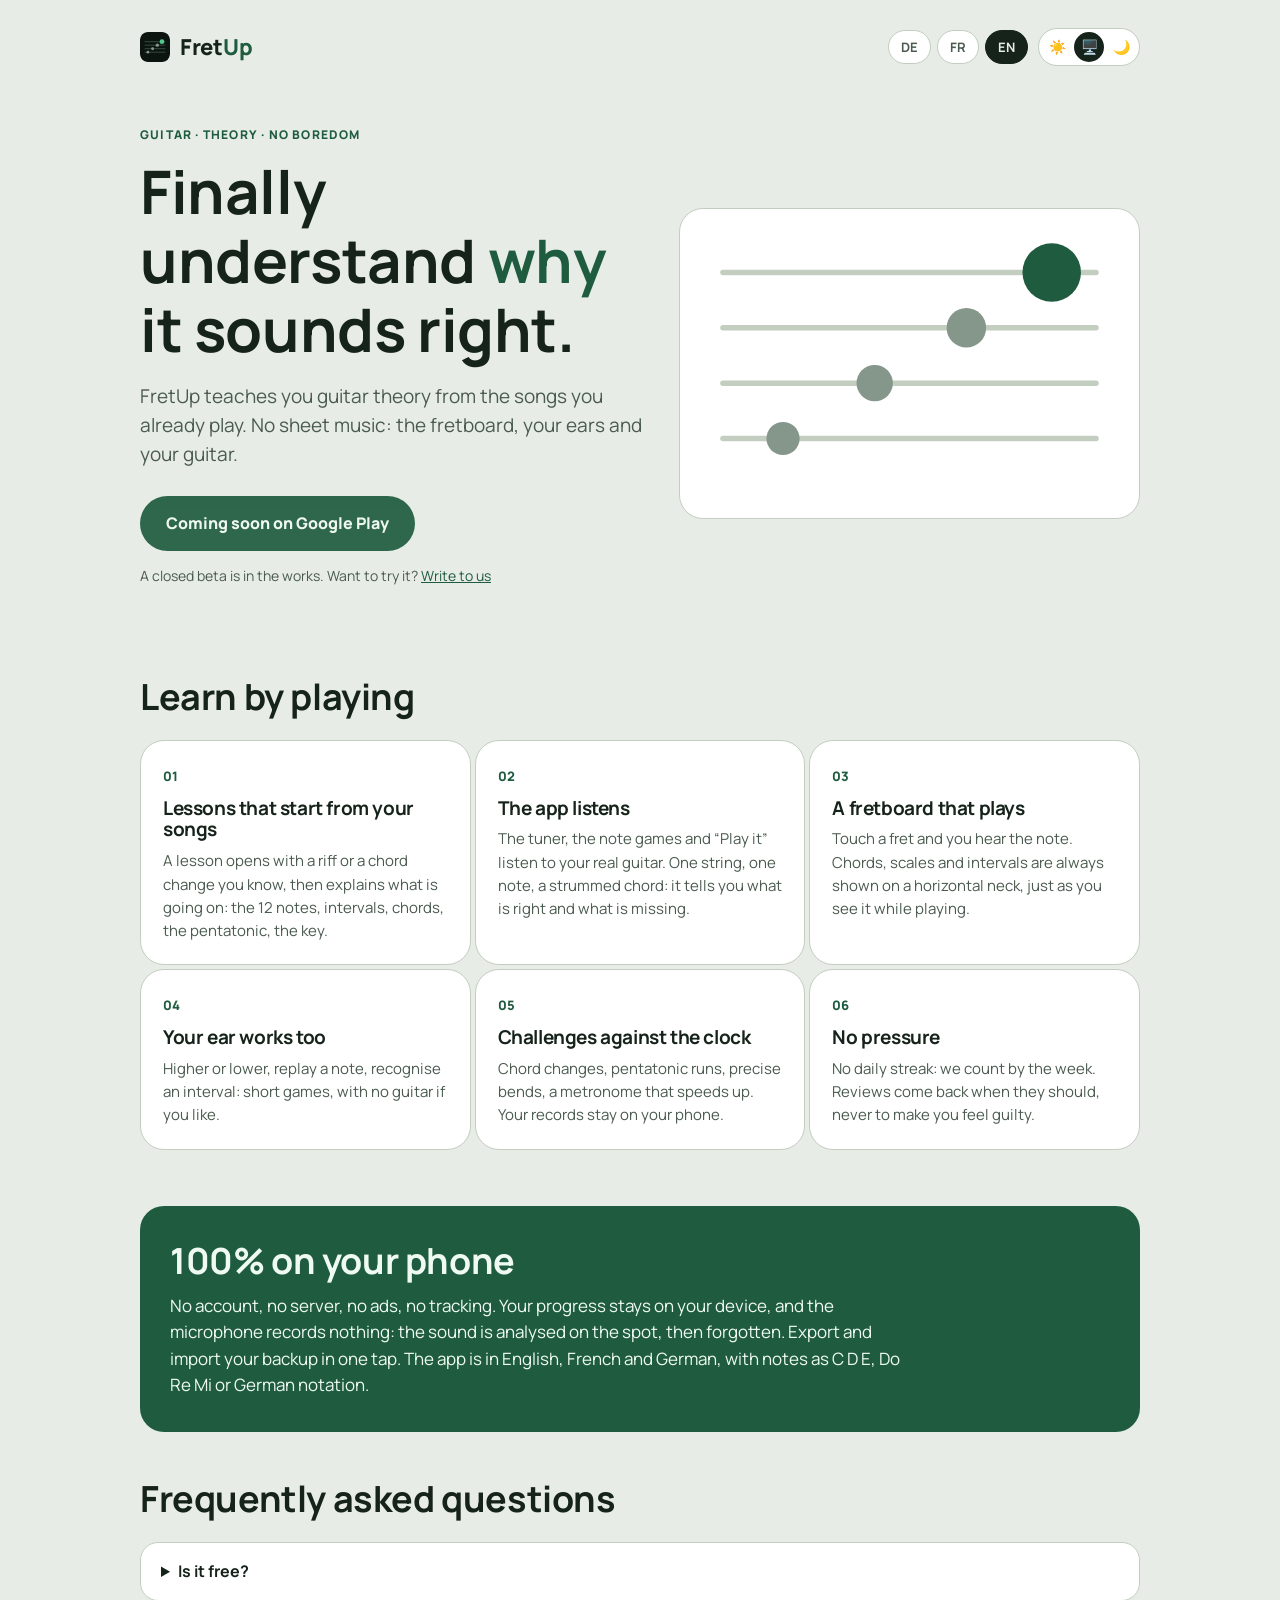
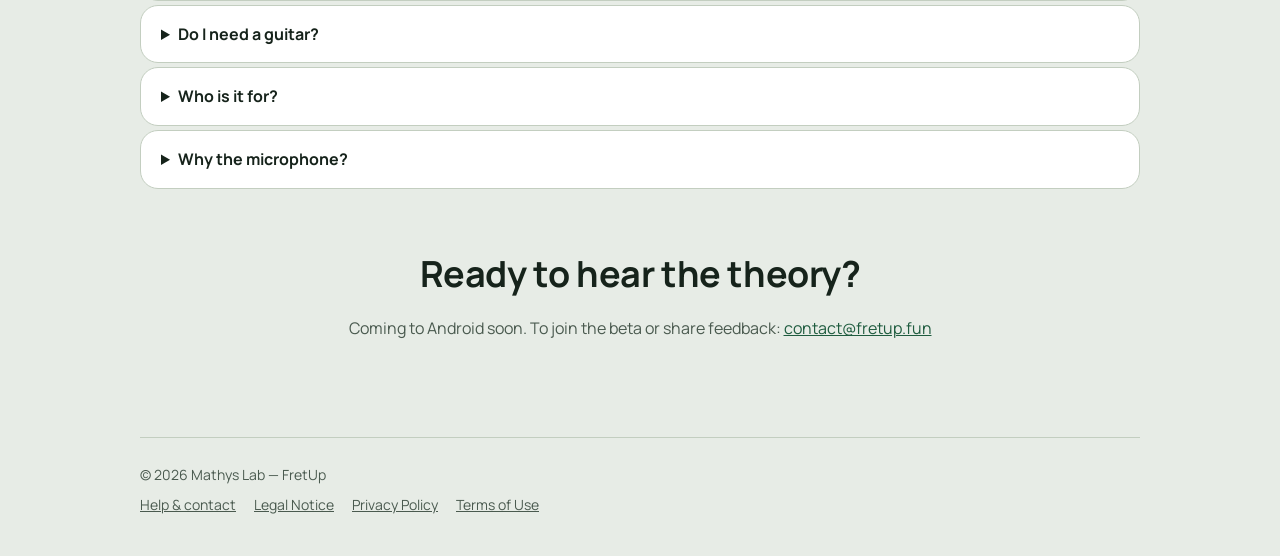
<file: index.html>
<!doctype html>
<html lang="fr">
<head>
<meta charset="utf-8">
<meta name="viewport" content="width=device-width, initial-scale=1">
<title>FretUp — Comprends la théorie de la guitare avec tes morceaux</title>
<meta name="description" content="FretUp t'apprend la théorie de la guitare à partir des morceaux que tu joues déjà : notes, intervalles, accords, pentatonique. L'app t'écoute, sans compte, gratuite pendant la bêta.">
<link rel="canonical" href="https://fretup.fun/index.html">
<link rel="alternate" hreflang="fr" href="https://fretup.fun/index.html">
<link rel="alternate" hreflang="en" href="https://fretup.fun/index-en.html">
<link rel="alternate" hreflang="de" href="https://fretup.fun/index-de.html">
<link rel="alternate" hreflang="x-default" href="https://fretup.fun/index.html">
<link rel="icon" href="favicon.svg" type="image/svg+xml">
<link rel="apple-touch-icon" href="apple-touch-icon.png">
<meta name="theme-color" content="#E7ECE6" media="(prefers-color-scheme: light)">
<meta name="theme-color" content="#0C1410" media="(prefers-color-scheme: dark)">
<meta property="og:type" content="website">
<meta property="og:site_name" content="FretUp">
<meta property="og:locale" content="fr_FR">
<meta property="og:locale:alternate" content="en_GB">
<meta property="og:locale:alternate" content="de_DE">
<meta property="og:url" content="https://fretup.fun/index.html">
<meta property="og:title" content="FretUp — La théorie de la guitare, sans l'ennui.">
<meta property="og:description" content="Des leçons nées de tes morceaux, des jeux au micro, un manche qui sonne. Sans compte, 100 % sur ton téléphone.">
<meta property="og:image" content="https://fretup.fun/og/og-fr.png">
<meta property="og:image:width" content="1200">
<meta property="og:image:height" content="630">
<meta property="og:image:alt" content="FretUp : le manche avec les notes qui montent">
<meta name="twitter:card" content="summary_large_image">
<meta name="twitter:image" content="https://fretup.fun/og/og-fr.png">
<link rel="stylesheet" href="styles.css">
<script>try{var t=localStorage.getItem('fretup-theme');if(t==='light'||t==='dark')document.documentElement.setAttribute('data-theme',t);}catch(e){}</script>
<script>
(function () {
  // First visit only: send German and English browsers to their page. An explicit
  // language pick (theme.js) is remembered and always wins.
  try {
    if (localStorage.getItem('fretup-lang')) return;
    var l = (navigator.language || '').slice(0, 2);
    var page = { de: 'index-de.html', en: 'index-en.html' }[l];
    if (page) location.replace(page);
  } catch (e) {}
})();
</script>
<script type="application/ld+json">{"@context":"https://schema.org","@graph":[{"@type":"MobileApplication","name":"FretUp","operatingSystem":"Android","applicationCategory":"EducationalApplication","description":"FretUp t'apprend la théorie de la guitare à partir des morceaux que tu joues déjà : notes, intervalles, accords, pentatonique. L'app t'écoute, sans compte, gratuite pendant la bêta.","inLanguage":["fr","en","de"],"offers":{"@type":"Offer","price":"0","priceCurrency":"EUR"},"publisher":{"@type":"Organization","name":"Mathys Lab"}},{"@type":"FAQPage","mainEntity":[{"@type":"Question","name":"C'est gratuit ?","acceptedAnswer":{"@type":"Answer","text":"Oui, pendant la bêta tout est ouvert. Une partie des contenus avancés pourra devenir payante plus tard ; l'essentiel pour apprendre restera gratuit."}},{"@type":"Question","name":"Il me faut une guitare ?","acceptedAnswer":{"@type":"Answer","text":"Elle aide, mais pas besoin : le mode « Sans guitare » remplace le micro par le toucher, pour tous les jeux et les leçons."}},{"@type":"Question","name":"À qui ça s'adresse ?","acceptedAnswer":{"@type":"Answer","text":"Aux guitaristes autodidactes de 1 à 5 ans de pratique que la théorie classique ennuie. Électrique ou acoustique ; la basse viendra plus tard."}},{"@type":"Question","name":"Pourquoi le micro ?","acceptedAnswer":{"@type":"Answer","text":"Pour vérifier ce que tu joues : la hauteur d'une note, un accord gratté. Le son est analysé sur le téléphone et n'est ni enregistré ni envoyé."}}]}]}</script>
</head>
<body>
  <div class="wrap">
    <header>
      <a class="brand" href="index.html">
        <img class="mark" src="favicon.svg" alt="" width="30" height="30">
        <span>Fret<span class="up">Up</span></span>
      </a>
      <div class="topbar-controls">
        <nav class="lang-switch" aria-label="Langue">
          <a href="index-de.html">DE</a>
          <a href="index.html" class="active">FR</a>
          <a href="index-en.html">EN</a>
        </nav>
        <div class="theme-switch" role="group" aria-label="Thème">
          <button type="button" data-theme-choice="light" title="Thème clair" aria-label="Thème clair">☀️</button>
          <button type="button" data-theme-choice="system" title="Thème du système" aria-label="Thème du système">🖥️</button>
          <button type="button" data-theme-choice="dark" title="Thème sombre" aria-label="Thème sombre">🌙</button>
        </div>
      </div>
    </header>

    <main>
      <section class="hero">
        <div class="hero-text">
          <p class="kicker">Guitare · théorie · sans ennui</p>
          <h1>Comprends enfin <em>pourquoi</em> ça sonne.</h1>
          <p class="lead">FretUp t'apprend la théorie de la guitare à partir des morceaux que tu joues déjà. Pas de solfège : le manche, tes oreilles et ta guitare.</p>
          <div class="cta-row">
            <span class="cta" aria-disabled="true">Bientôt sur Google Play</span>
          </div>
          <p class="cta-note">Bêta fermée en préparation. Tu veux la tester ? <a href="mailto:contact@fretup.fun">Écris-nous</a></p>
        </div>
        <div class="hero-visual" aria-hidden="true"><svg viewBox="0 0 520 330" role="img" aria-label="">
  <g stroke="var(--line)" stroke-width="7" stroke-linecap="round">
    <line x1="24" y1="50" x2="496" y2="50"/><line x1="24" y1="120" x2="496" y2="120"/>
    <line x1="24" y1="190" x2="496" y2="190"/><line x1="24" y1="260" x2="496" y2="260"/>
  </g>
  <circle cx="100" cy="260" r="21" fill="var(--muted)"/>
  <circle cx="216" cy="190" r="23" fill="var(--muted)"/>
  <circle cx="332" cy="120" r="25" fill="var(--muted)"/>
  <circle cx="440" cy="50" r="37" fill="var(--accent)"/>
</svg></div>
      </section>

      <section class="features">
        <h2>Apprendre en jouant</h2>
        <div class="grid">
        <article class="card"><span class="n">01</span><h3>Des leçons parties de tes morceaux</h3><p>Une leçon commence par un riff ou un enchaînement que tu connais, puis explique ce qui s'y passe : les 12 notes, les intervalles, les accords, la pentatonique, la tonalité.</p></article>
        <article class="card"><span class="n">02</span><h3>L'app t'écoute</h3><p>L'accordeur, les jeux de notes et le « Joue-le » écoutent ta vraie guitare. Une corde, une note, un accord gratté : elle te dit ce qui est juste et ce qui manque.</p></article>
        <article class="card"><span class="n">03</span><h3>Un manche qui sonne</h3><p>Touche une case, tu entends la note. Les accords, les gammes et les intervalles sont toujours montrés sur un manche horizontal, comme tu le vois en jouant.</p></article>
        <article class="card"><span class="n">04</span><h3>Ton oreille travaille aussi</h3><p>Plus aigu ou plus grave, rejouer une note, reconnaître un intervalle : des jeux courts, sans guitare s'il le faut.</p></article>
        <article class="card"><span class="n">05</span><h3>Des défis à chronométrer</h3><p>Changements d'accords, pentatonique, bends précis, métronome qui monte en tempo. Tes records restent sur ton téléphone.</p></article>
        <article class="card"><span class="n">06</span><h3>Rien ne te met la pression</h3><p>Pas de série quotidienne : on compte par semaine. Les révisions reviennent quand il faut, jamais en culpabilisant.</p></article>
        </div>
      </section>

      <section class="local">
        <h2>100 % sur ton téléphone</h2>
        <p>Pas de compte, pas de serveur, pas de publicité, pas de pistage. Ta progression reste sur ton appareil, et le micro n'enregistre rien : le son est analysé sur le moment, puis oublié. Export et import de ta sauvegarde en un geste. L'app existe en français, anglais et allemand, avec les notes en Do Ré Mi, en C D E ou en notation allemande.</p>
      </section>

      <section class="faq">
        <h2>Questions fréquentes</h2>
        <details><summary>C'est gratuit ?</summary><p>Oui, pendant la bêta tout est ouvert. Une partie des contenus avancés pourra devenir payante plus tard ; l'essentiel pour apprendre restera gratuit.</p></details>
        <details><summary>Il me faut une guitare ?</summary><p>Elle aide, mais pas besoin : le mode « Sans guitare » remplace le micro par le toucher, pour tous les jeux et les leçons.</p></details>
        <details><summary>À qui ça s'adresse ?</summary><p>Aux guitaristes autodidactes de 1 à 5 ans de pratique que la théorie classique ennuie. Électrique ou acoustique ; la basse viendra plus tard.</p></details>
        <details><summary>Pourquoi le micro ?</summary><p>Pour vérifier ce que tu joues : la hauteur d'une note, un accord gratté. Le son est analysé sur le téléphone et n'est ni enregistré ni envoyé.</p></details>
      </section>

      <section class="closing">
        <h2>Prêt à entendre la théorie ?</h2>
        <p>Disponible sur Android bientôt. Pour rejoindre la bêta ou donner ton avis : <a href="mailto:contact@fretup.fun">contact@fretup.fun</a></p>
      </section>
    </main>

    <footer>
      © 2026 Mathys Lab — FretUp
      <div class="legal-links">
        <a href="support.html">Aide et contact</a>
        <a href="impressum.html">Mentions légales</a>
        <a href="datenschutz.html">Politique de confidentialité</a>
        <a href="nutzungsbedingungen.html">Conditions d'utilisation</a>
      </div>
    </footer>
  </div>
  <script src="theme.js" defer></script>
</body>
</html>
</file>
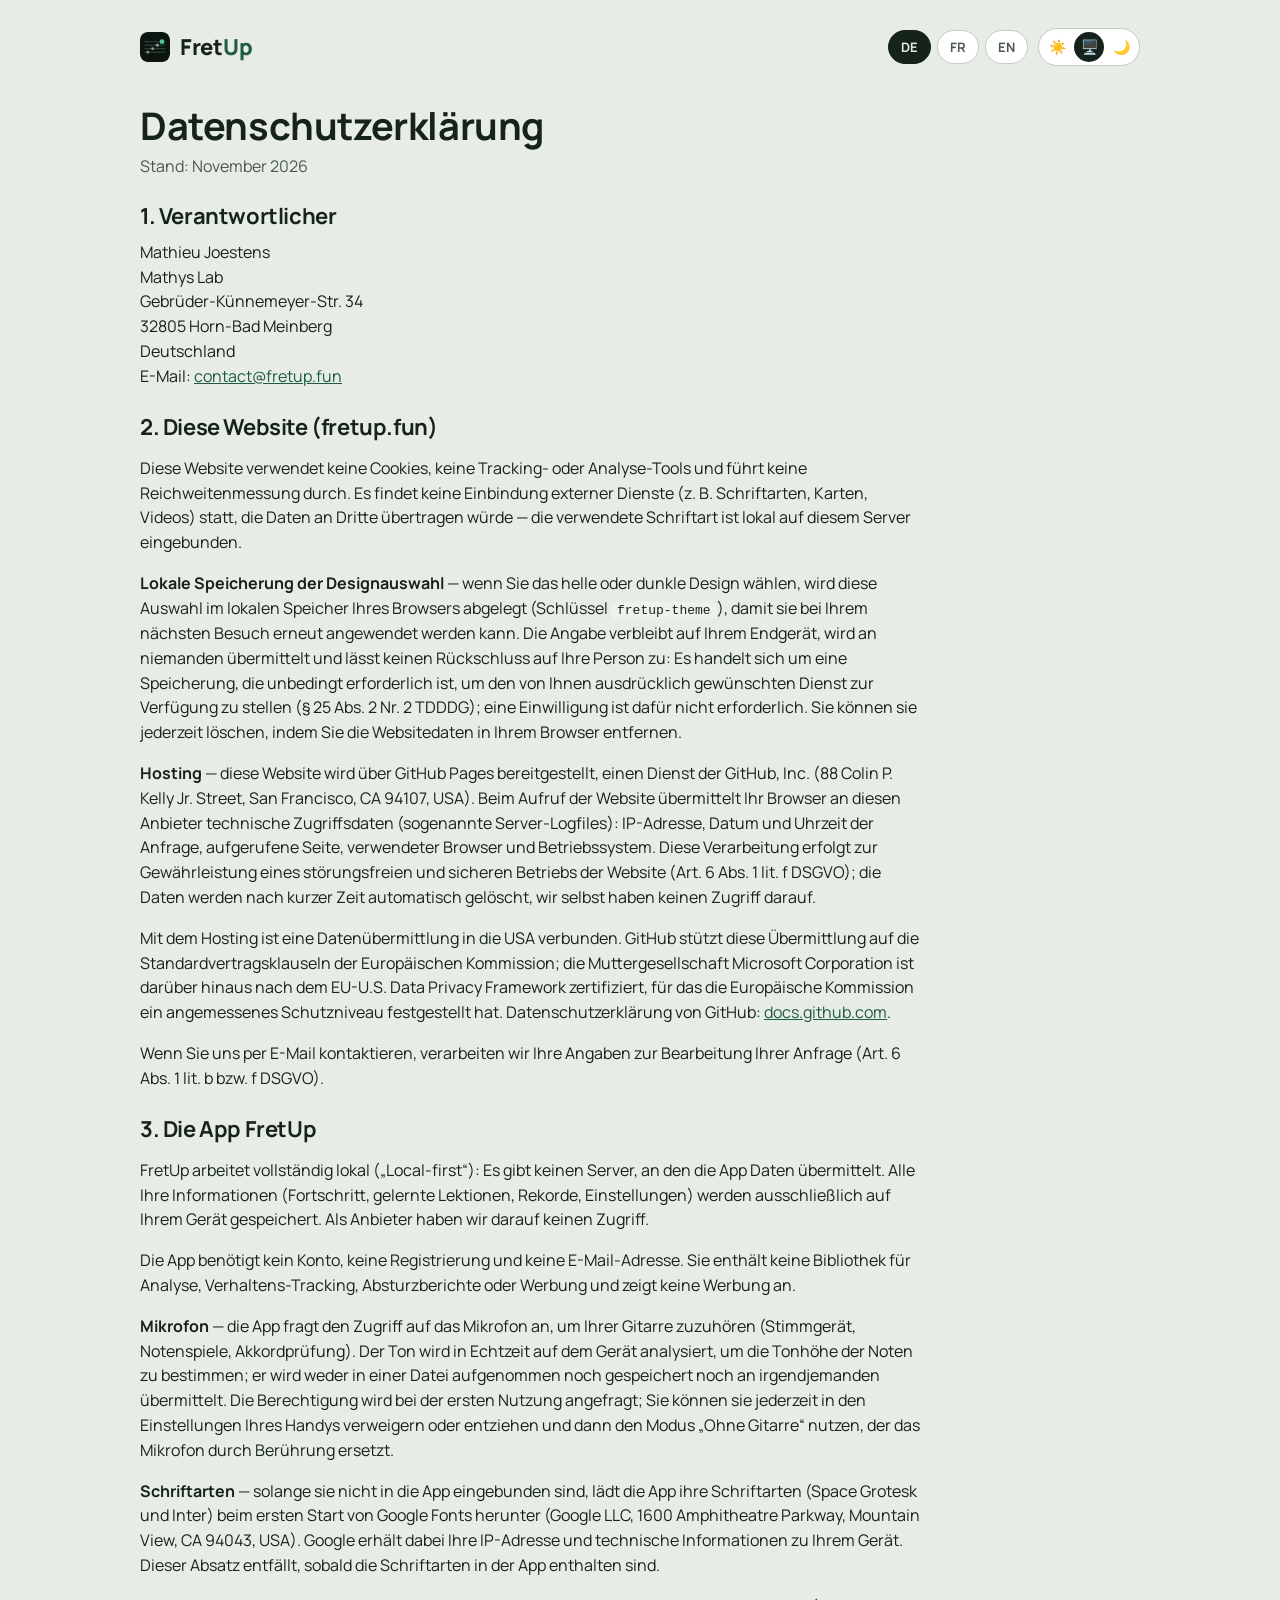
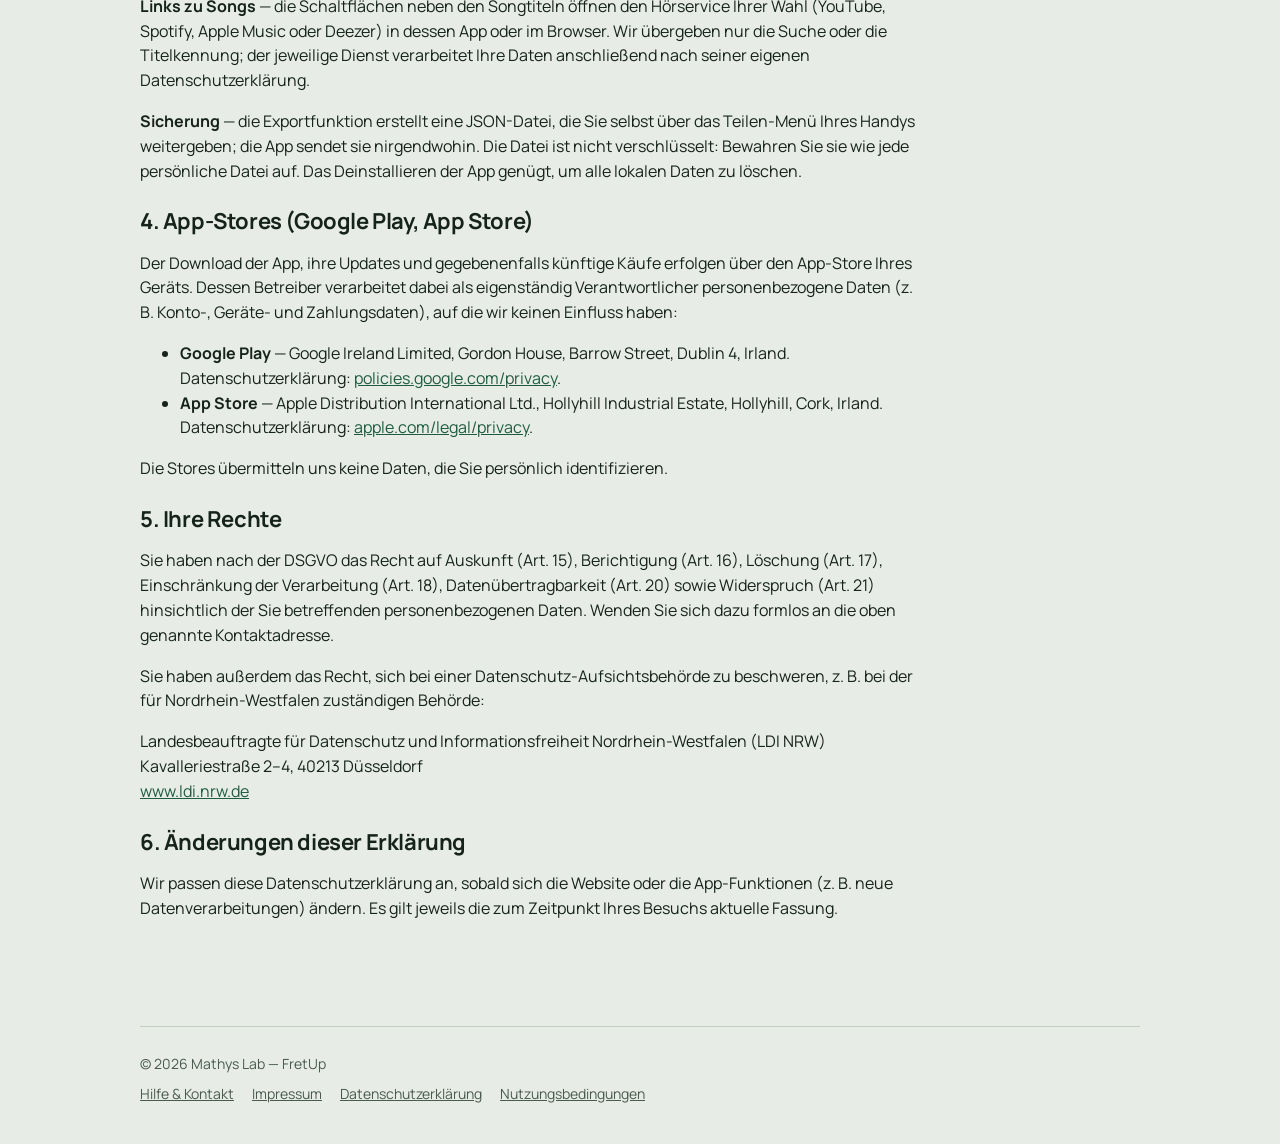
<file: datenschutz-de.html>
<!doctype html>
<html lang="de">
<head>
<meta charset="utf-8">
<meta name="viewport" content="width=device-width, initial-scale=1">
<title>Datenschutzerklärung — FretUp</title>
<meta name="robots" content="noindex">
<link rel="canonical" href="https://fretup.fun/datenschutz-de.html">
<link rel="alternate" hreflang="fr" href="https://fretup.fun/datenschutz.html">
<link rel="alternate" hreflang="en" href="https://fretup.fun/datenschutz-en.html">
<link rel="alternate" hreflang="de" href="https://fretup.fun/datenschutz-de.html">
<link rel="alternate" hreflang="x-default" href="https://fretup.fun/datenschutz.html">
<link rel="icon" href="favicon.svg" type="image/svg+xml">
<link rel="apple-touch-icon" href="apple-touch-icon.png">
<meta name="theme-color" content="#E7ECE6" media="(prefers-color-scheme: light)">
<meta name="theme-color" content="#0C1410" media="(prefers-color-scheme: dark)">
<link rel="stylesheet" href="styles.css">
<script>try{var t=localStorage.getItem('fretup-theme');if(t==='light'||t==='dark')document.documentElement.setAttribute('data-theme',t);}catch(e){}</script>
</head>
<body>
  <div class="wrap">
    <header>
      <a class="brand" href="index-de.html">
        <img class="mark" src="favicon.svg" alt="" width="30" height="30">
        <span>Fret<span class="up">Up</span></span>
      </a>
      <div class="topbar-controls">
        <nav class="lang-switch" aria-label="Sprache">
          <a href="datenschutz-de.html" class="active">DE</a>
          <a href="datenschutz.html">FR</a>
          <a href="datenschutz-en.html">EN</a>
        </nav>
        <div class="theme-switch" role="group" aria-label="Design">
          <button type="button" data-theme-choice="light" title="Helles Design" aria-label="Helles Design">☀️</button>
          <button type="button" data-theme-choice="system" title="Systemdesign" aria-label="Systemdesign">🖥️</button>
          <button type="button" data-theme-choice="dark" title="Dunkles Design" aria-label="Dunkles Design">🌙</button>
        </div>
      </div>
    </header>

    <main class="legal">
      <h1>Datenschutzerklärung</h1>
      <p class="stand">Stand: November 2026</p>

      <section>
        <h2>1. Verantwortlicher</h2>
        <address>Mathieu Joestens<br>
          Mathys Lab<br>
          Gebrüder-Künnemeyer-Str. 34<br>
          32805 Horn-Bad Meinberg<br>
          Deutschland<br>
          E-Mail: <a href="mailto:contact@fretup.fun">contact@fretup.fun</a></address>
      </section>

      <section>
        <h2>2. Diese Website (fretup.fun)</h2>
        <p>Diese Website verwendet keine Cookies, keine Tracking- oder Analyse-Tools und führt keine Reichweitenmessung durch. Es findet keine Einbindung externer Dienste (z. B. Schriftarten, Karten, Videos) statt, die Daten an Dritte übertragen würde — die verwendete Schriftart ist lokal auf diesem Server eingebunden.</p>
        <p><strong>Lokale Speicherung der Designauswahl</strong> — wenn Sie das helle oder dunkle Design wählen, wird diese Auswahl im lokalen Speicher Ihres Browsers abgelegt (Schlüssel <code>fretup-theme</code>), damit sie bei Ihrem nächsten Besuch erneut angewendet werden kann. Die Angabe verbleibt auf Ihrem Endgerät, wird an niemanden übermittelt und lässt keinen Rückschluss auf Ihre Person zu: Es handelt sich um eine Speicherung, die unbedingt erforderlich ist, um den von Ihnen ausdrücklich gewünschten Dienst zur Verfügung zu stellen (§ 25 Abs. 2 Nr. 2 TDDDG); eine Einwilligung ist dafür nicht erforderlich. Sie können sie jederzeit löschen, indem Sie die Websitedaten in Ihrem Browser entfernen.</p>
        <p><strong>Hosting</strong> — diese Website wird über GitHub Pages bereitgestellt, einen Dienst der GitHub, Inc. (88 Colin P. Kelly Jr. Street, San Francisco, CA 94107, USA). Beim Aufruf der Website übermittelt Ihr Browser an diesen Anbieter technische Zugriffsdaten (sogenannte Server-Logfiles): IP-Adresse, Datum und Uhrzeit der Anfrage, aufgerufene Seite, verwendeter Browser und Betriebssystem. Diese Verarbeitung erfolgt zur Gewährleistung eines störungsfreien und sicheren Betriebs der Website (Art. 6 Abs. 1 lit. f DSGVO); die Daten werden nach kurzer Zeit automatisch gelöscht, wir selbst haben keinen Zugriff darauf.</p>
        <p>Mit dem Hosting ist eine Datenübermittlung in die USA verbunden. GitHub stützt diese Übermittlung auf die Standardvertragsklauseln der Europäischen Kommission; die Muttergesellschaft Microsoft Corporation ist darüber hinaus nach dem EU-U.S. Data Privacy Framework zertifiziert, für das die Europäische Kommission ein angemessenes Schutzniveau festgestellt hat. Datenschutzerklärung von GitHub: <a href="https://docs.github.com/site-policy/privacy-policies/github-general-privacy-statement" target="_blank" rel="noopener">docs.github.com</a>.</p>
        <p>Wenn Sie uns per E-Mail kontaktieren, verarbeiten wir Ihre Angaben zur Bearbeitung Ihrer Anfrage (Art. 6 Abs. 1 lit. b bzw. f DSGVO).</p>
      </section>

      <section>
        <h2>3. Die App FretUp</h2>
        <p>FretUp arbeitet vollständig lokal („Local-first“): Es gibt keinen Server, an den die App Daten übermittelt. Alle Ihre Informationen (Fortschritt, gelernte Lektionen, Rekorde, Einstellungen) werden ausschließlich auf Ihrem Gerät gespeichert. Als Anbieter haben wir darauf keinen Zugriff.</p>
        <p>Die App benötigt kein Konto, keine Registrierung und keine E-Mail-Adresse. Sie enthält keine Bibliothek für Analyse, Verhaltens-Tracking, Absturzberichte oder Werbung und zeigt keine Werbung an.</p>
        <p><strong>Mikrofon</strong> — die App fragt den Zugriff auf das Mikrofon an, um Ihrer Gitarre zuzuhören (Stimmgerät, Notenspiele, Akkordprüfung). Der Ton wird in Echtzeit auf dem Gerät analysiert, um die Tonhöhe der Noten zu bestimmen; er wird weder in einer Datei aufgenommen noch gespeichert noch an irgendjemanden übermittelt. Die Berechtigung wird bei der ersten Nutzung angefragt; Sie können sie jederzeit in den Einstellungen Ihres Handys verweigern oder entziehen und dann den Modus „Ohne Gitarre“ nutzen, der das Mikrofon durch Berührung ersetzt.</p>
        <p><strong>Schriftarten</strong> — solange sie nicht in die App eingebunden sind, lädt die App ihre Schriftarten (Space Grotesk und Inter) beim ersten Start von Google Fonts herunter (Google LLC, 1600 Amphitheatre Parkway, Mountain View, CA 94043, USA). Google erhält dabei Ihre IP-Adresse und technische Informationen zu Ihrem Gerät. Dieser Absatz entfällt, sobald die Schriftarten in der App enthalten sind.</p>
        <p><strong>Links zu Songs</strong> — die Schaltflächen neben den Songtiteln öffnen den Hörservice Ihrer Wahl (YouTube, Spotify, Apple Music oder Deezer) in dessen App oder im Browser. Wir übergeben nur die Suche oder die Titelkennung; der jeweilige Dienst verarbeitet Ihre Daten anschließend nach seiner eigenen Datenschutzerklärung.</p>
        <p><strong>Sicherung</strong> — die Exportfunktion erstellt eine JSON-Datei, die Sie selbst über das Teilen-Menü Ihres Handys weitergeben; die App sendet sie nirgendwohin. Die Datei ist nicht verschlüsselt: Bewahren Sie sie wie jede persönliche Datei auf. Das Deinstallieren der App genügt, um alle lokalen Daten zu löschen.</p>
      </section>

      <section>
        <h2>4. App-Stores (Google Play, App Store)</h2>
        <p>Der Download der App, ihre Updates und gegebenenfalls künftige Käufe erfolgen über den App-Store Ihres Geräts. Dessen Betreiber verarbeitet dabei als eigenständig Verantwortlicher personenbezogene Daten (z. B. Konto-, Geräte- und Zahlungsdaten), auf die wir keinen Einfluss haben:</p>
        <ul>
          <li><strong>Google Play</strong> — Google Ireland Limited, Gordon House, Barrow Street, Dublin 4, Irland. Datenschutzerklärung: <a href="https://policies.google.com/privacy" target="_blank" rel="noopener">policies.google.com/privacy</a>.</li>
          <li><strong>App Store</strong> — Apple Distribution International Ltd., Hollyhill Industrial Estate, Hollyhill, Cork, Irland. Datenschutzerklärung: <a href="https://www.apple.com/legal/privacy/" target="_blank" rel="noopener">apple.com/legal/privacy</a>.</li>
        </ul>
        <p>Die Stores übermitteln uns keine Daten, die Sie persönlich identifizieren.</p>
      </section>

      <section>
        <h2>5. Ihre Rechte</h2>
        <p>Sie haben nach der DSGVO das Recht auf Auskunft (Art. 15), Berichtigung (Art. 16), Löschung (Art. 17), Einschränkung der Verarbeitung (Art. 18), Datenübertragbarkeit (Art. 20) sowie Widerspruch (Art. 21) hinsichtlich der Sie betreffenden personenbezogenen Daten. Wenden Sie sich dazu formlos an die oben genannte Kontaktadresse.</p>
        <p>Sie haben außerdem das Recht, sich bei einer Datenschutz-Aufsichtsbehörde zu beschweren, z. B. bei der für Nordrhein-Westfalen zuständigen Behörde:</p>
        <p>Landesbeauftragte für Datenschutz und Informationsfreiheit Nordrhein-Westfalen (LDI NRW)<br>
Kavalleriestraße 2–4, 40213 Düsseldorf<br>
<a href="https://www.ldi.nrw.de" target="_blank" rel="noopener">www.ldi.nrw.de</a></p>
      </section>

      <section>
        <h2>6. Änderungen dieser Erklärung</h2>
        <p>Wir passen diese Datenschutzerklärung an, sobald sich die Website oder die App-Funktionen (z. B. neue Datenverarbeitungen) ändern. Es gilt jeweils die zum Zeitpunkt Ihres Besuchs aktuelle Fassung.</p>
      </section>
    </main>

    <footer>
      © 2026 Mathys Lab — FretUp
      <div class="legal-links">
        <a href="support-de.html">Hilfe &amp; Kontakt</a>
        <a href="impressum-de.html">Impressum</a>
        <a href="datenschutz-de.html">Datenschutzerklärung</a>
        <a href="nutzungsbedingungen-de.html">Nutzungsbedingungen</a>
      </div>
    </footer>
  </div>
  <script src="theme.js" defer></script>
</body>
</html>
</file>
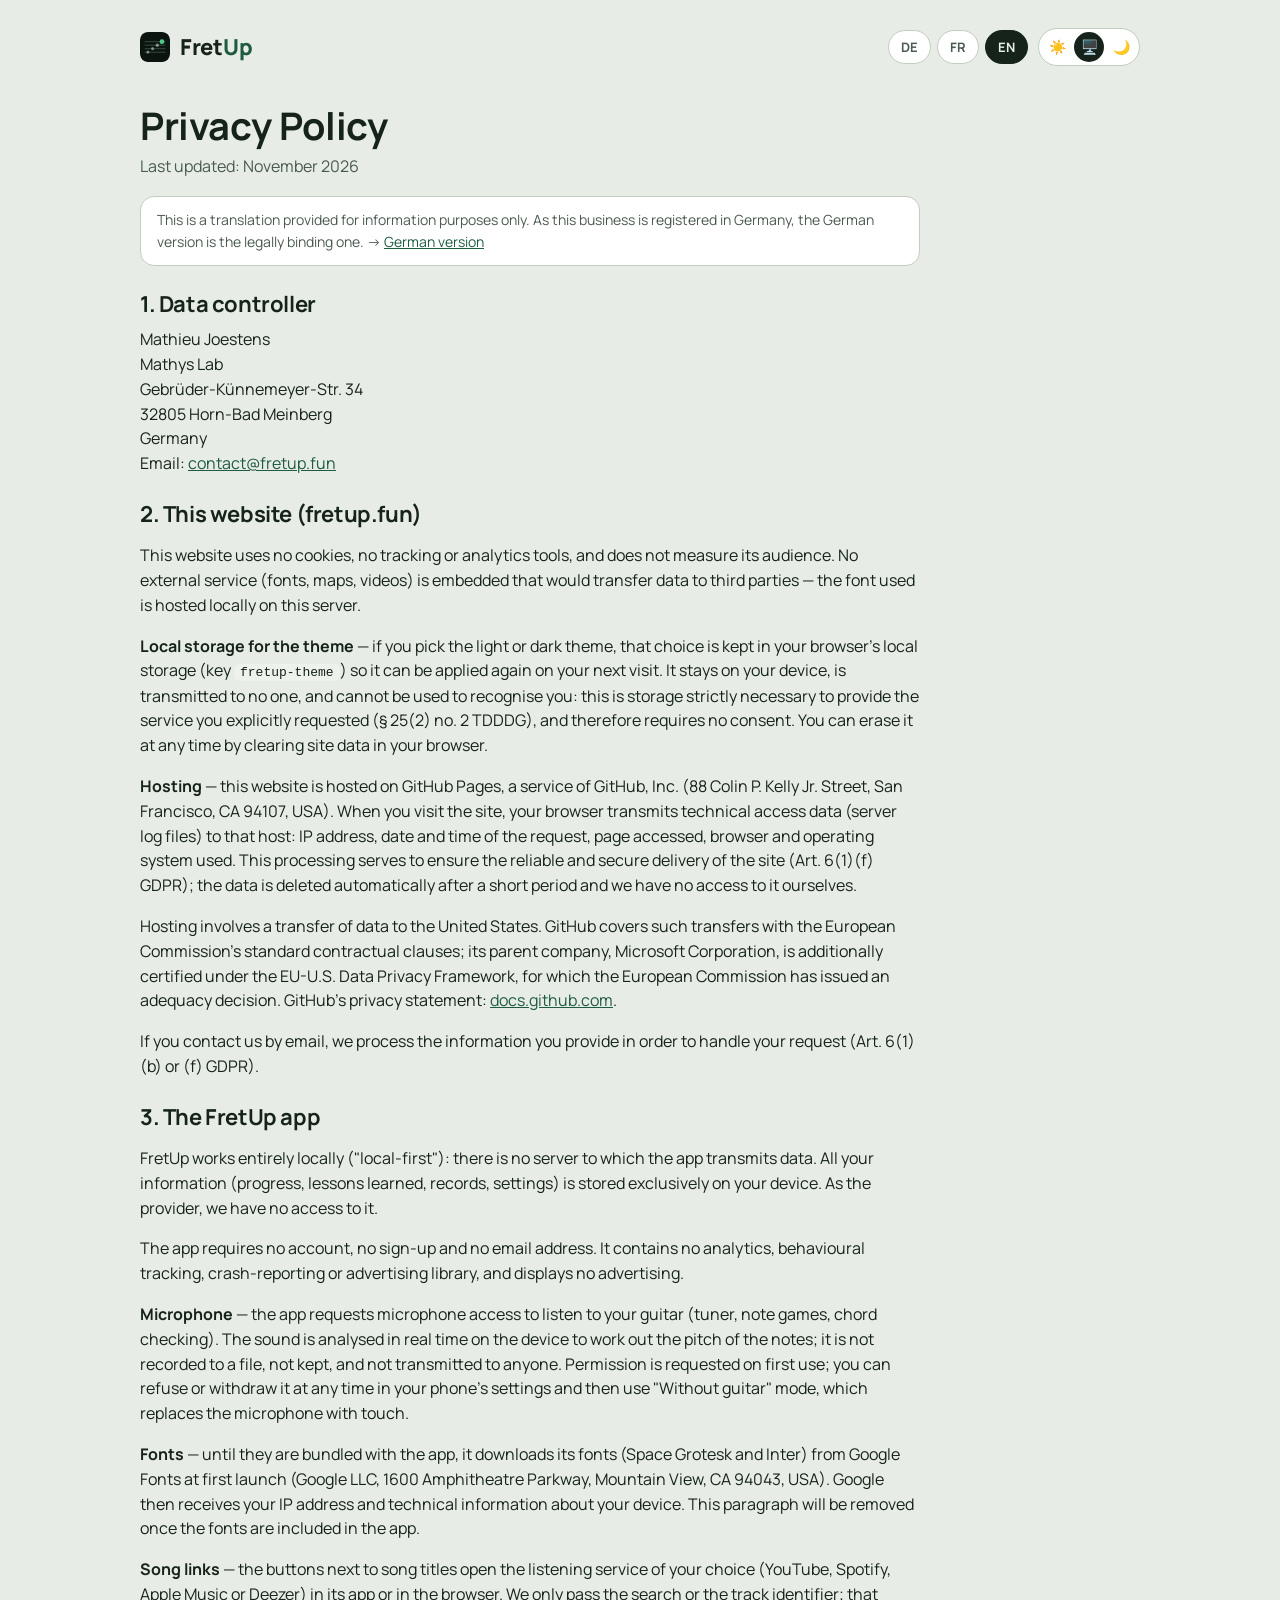
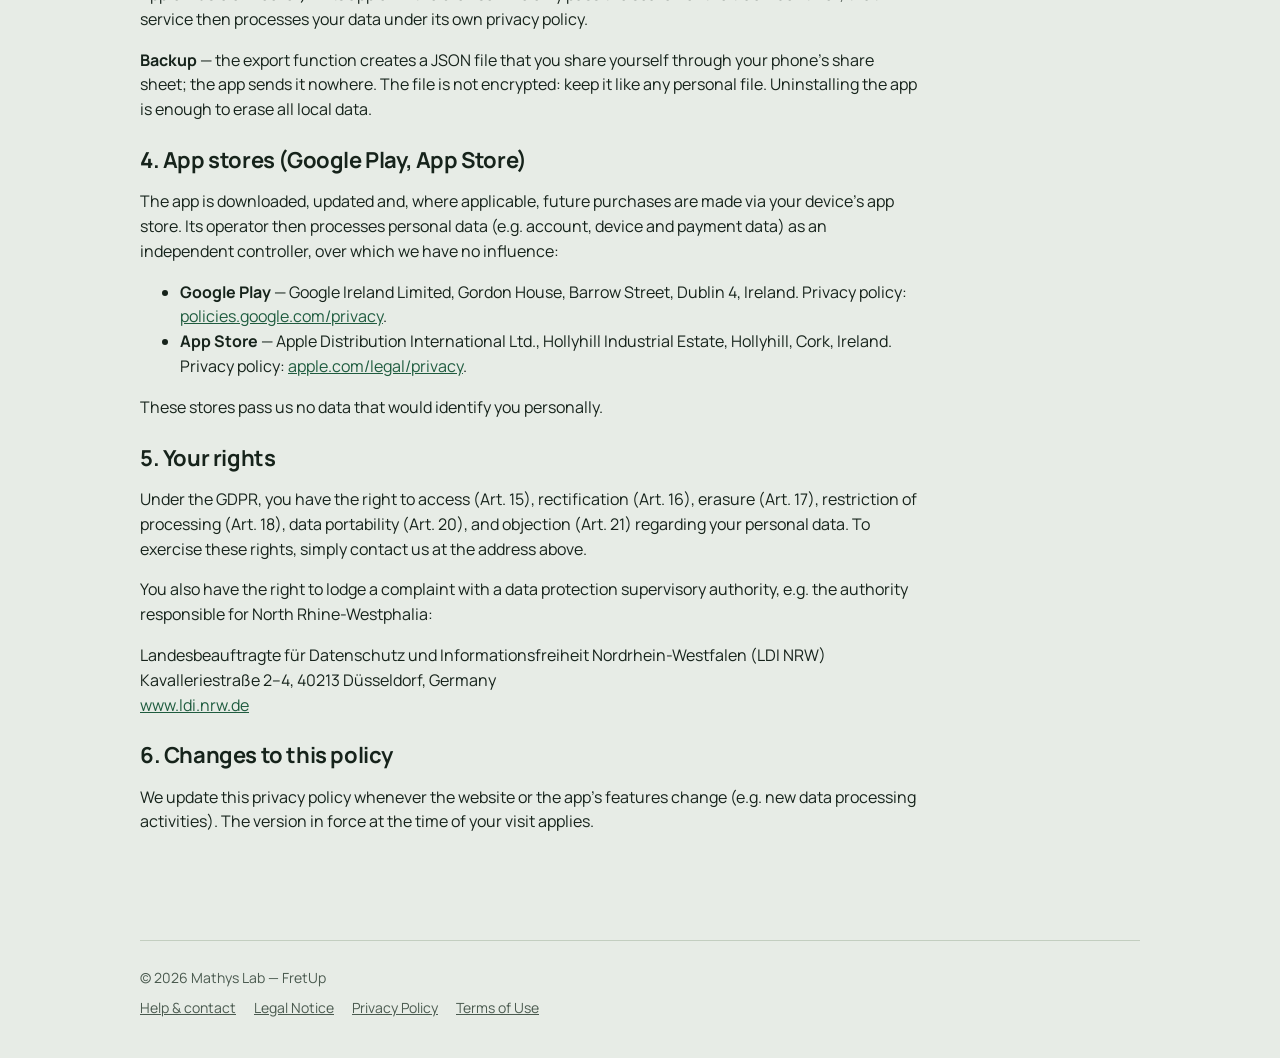
<file: datenschutz-en.html>
<!doctype html>
<html lang="en">
<head>
<meta charset="utf-8">
<meta name="viewport" content="width=device-width, initial-scale=1">
<title>Privacy Policy — FretUp</title>
<meta name="robots" content="noindex">
<link rel="canonical" href="https://fretup.fun/datenschutz-en.html">
<link rel="alternate" hreflang="fr" href="https://fretup.fun/datenschutz.html">
<link rel="alternate" hreflang="en" href="https://fretup.fun/datenschutz-en.html">
<link rel="alternate" hreflang="de" href="https://fretup.fun/datenschutz-de.html">
<link rel="alternate" hreflang="x-default" href="https://fretup.fun/datenschutz.html">
<link rel="icon" href="favicon.svg" type="image/svg+xml">
<link rel="apple-touch-icon" href="apple-touch-icon.png">
<meta name="theme-color" content="#E7ECE6" media="(prefers-color-scheme: light)">
<meta name="theme-color" content="#0C1410" media="(prefers-color-scheme: dark)">
<link rel="stylesheet" href="styles.css">
<script>try{var t=localStorage.getItem('fretup-theme');if(t==='light'||t==='dark')document.documentElement.setAttribute('data-theme',t);}catch(e){}</script>
</head>
<body>
  <div class="wrap">
    <header>
      <a class="brand" href="index-en.html">
        <img class="mark" src="favicon.svg" alt="" width="30" height="30">
        <span>Fret<span class="up">Up</span></span>
      </a>
      <div class="topbar-controls">
        <nav class="lang-switch" aria-label="Language">
          <a href="datenschutz-de.html">DE</a>
          <a href="datenschutz.html">FR</a>
          <a href="datenschutz-en.html" class="active">EN</a>
        </nav>
        <div class="theme-switch" role="group" aria-label="Theme">
          <button type="button" data-theme-choice="light" title="Light theme" aria-label="Light theme">☀️</button>
          <button type="button" data-theme-choice="system" title="System theme" aria-label="System theme">🖥️</button>
          <button type="button" data-theme-choice="dark" title="Dark theme" aria-label="Dark theme">🌙</button>
        </div>
      </div>
    </header>

    <main class="legal">
      <h1>Privacy Policy</h1>
      <p class="stand">Last updated: November 2026</p>

      <p class="translation-note">This is a translation provided for information purposes only. As this business is registered in Germany, the German version is the legally binding one. → <a href="datenschutz-de.html">German version</a></p>

      <section>
        <h2>1. Data controller</h2>
        <address>Mathieu Joestens<br>
          Mathys Lab<br>
          Gebrüder-Künnemeyer-Str. 34<br>
          32805 Horn-Bad Meinberg<br>
          Germany<br>
          Email: <a href="mailto:contact@fretup.fun">contact@fretup.fun</a></address>
      </section>

      <section>
        <h2>2. This website (fretup.fun)</h2>
        <p>This website uses no cookies, no tracking or analytics tools, and does not measure its audience. No external service (fonts, maps, videos) is embedded that would transfer data to third parties — the font used is hosted locally on this server.</p>
        <p><strong>Local storage for the theme</strong> — if you pick the light or dark theme, that choice is kept in your browser's local storage (key <code>fretup-theme</code>) so it can be applied again on your next visit. It stays on your device, is transmitted to no one, and cannot be used to recognise you: this is storage strictly necessary to provide the service you explicitly requested (§ 25(2) no. 2 TDDDG), and therefore requires no consent. You can erase it at any time by clearing site data in your browser.</p>
        <p><strong>Hosting</strong> — this website is hosted on GitHub Pages, a service of GitHub, Inc. (88 Colin P. Kelly Jr. Street, San Francisco, CA 94107, USA). When you visit the site, your browser transmits technical access data (server log files) to that host: IP address, date and time of the request, page accessed, browser and operating system used. This processing serves to ensure the reliable and secure delivery of the site (Art. 6(1)(f) GDPR); the data is deleted automatically after a short period and we have no access to it ourselves.</p>
        <p>Hosting involves a transfer of data to the United States. GitHub covers such transfers with the European Commission's standard contractual clauses; its parent company, Microsoft Corporation, is additionally certified under the EU-U.S. Data Privacy Framework, for which the European Commission has issued an adequacy decision. GitHub's privacy statement: <a href="https://docs.github.com/site-policy/privacy-policies/github-general-privacy-statement" target="_blank" rel="noopener">docs.github.com</a>.</p>
        <p>If you contact us by email, we process the information you provide in order to handle your request (Art. 6(1)(b) or (f) GDPR).</p>
      </section>

      <section>
        <h2>3. The FretUp app</h2>
        <p>FretUp works entirely locally ("local-first"): there is no server to which the app transmits data. All your information (progress, lessons learned, records, settings) is stored exclusively on your device. As the provider, we have no access to it.</p>
        <p>The app requires no account, no sign-up and no email address. It contains no analytics, behavioural tracking, crash-reporting or advertising library, and displays no advertising.</p>
        <p><strong>Microphone</strong> — the app requests microphone access to listen to your guitar (tuner, note games, chord checking). The sound is analysed in real time on the device to work out the pitch of the notes; it is not recorded to a file, not kept, and not transmitted to anyone. Permission is requested on first use; you can refuse or withdraw it at any time in your phone's settings and then use "Without guitar" mode, which replaces the microphone with touch.</p>
        <p><strong>Fonts</strong> — until they are bundled with the app, it downloads its fonts (Space Grotesk and Inter) from Google Fonts at first launch (Google LLC, 1600 Amphitheatre Parkway, Mountain View, CA 94043, USA). Google then receives your IP address and technical information about your device. This paragraph will be removed once the fonts are included in the app.</p>
        <p><strong>Song links</strong> — the buttons next to song titles open the listening service of your choice (YouTube, Spotify, Apple Music or Deezer) in its app or in the browser. We only pass the search or the track identifier; that service then processes your data under its own privacy policy.</p>
        <p><strong>Backup</strong> — the export function creates a JSON file that you share yourself through your phone's share sheet; the app sends it nowhere. The file is not encrypted: keep it like any personal file. Uninstalling the app is enough to erase all local data.</p>
      </section>

      <section>
        <h2>4. App stores (Google Play, App Store)</h2>
        <p>The app is downloaded, updated and, where applicable, future purchases are made via your device's app store. Its operator then processes personal data (e.g. account, device and payment data) as an independent controller, over which we have no influence:</p>
        <ul>
          <li><strong>Google Play</strong> — Google Ireland Limited, Gordon House, Barrow Street, Dublin 4, Ireland. Privacy policy: <a href="https://policies.google.com/privacy" target="_blank" rel="noopener">policies.google.com/privacy</a>.</li>
          <li><strong>App Store</strong> — Apple Distribution International Ltd., Hollyhill Industrial Estate, Hollyhill, Cork, Ireland. Privacy policy: <a href="https://www.apple.com/legal/privacy/" target="_blank" rel="noopener">apple.com/legal/privacy</a>.</li>
        </ul>
        <p>These stores pass us no data that would identify you personally.</p>
      </section>

      <section>
        <h2>5. Your rights</h2>
        <p>Under the GDPR, you have the right to access (Art. 15), rectification (Art. 16), erasure (Art. 17), restriction of processing (Art. 18), data portability (Art. 20), and objection (Art. 21) regarding your personal data. To exercise these rights, simply contact us at the address above.</p>
        <p>You also have the right to lodge a complaint with a data protection supervisory authority, e.g. the authority responsible for North Rhine-Westphalia:</p>
        <p>Landesbeauftragte für Datenschutz und Informationsfreiheit Nordrhein-Westfalen (LDI NRW)<br>
Kavalleriestraße 2–4, 40213 Düsseldorf, Germany<br>
<a href="https://www.ldi.nrw.de" target="_blank" rel="noopener">www.ldi.nrw.de</a></p>
      </section>

      <section>
        <h2>6. Changes to this policy</h2>
        <p>We update this privacy policy whenever the website or the app's features change (e.g. new data processing activities). The version in force at the time of your visit applies.</p>
      </section>
    </main>

    <footer>
      © 2026 Mathys Lab — FretUp
      <div class="legal-links">
        <a href="support-en.html">Help &amp; contact</a>
        <a href="impressum-en.html">Legal Notice</a>
        <a href="datenschutz-en.html">Privacy Policy</a>
        <a href="nutzungsbedingungen-en.html">Terms of Use</a>
      </div>
    </footer>
  </div>
  <script src="theme.js" defer></script>
</body>
</html>
</file>
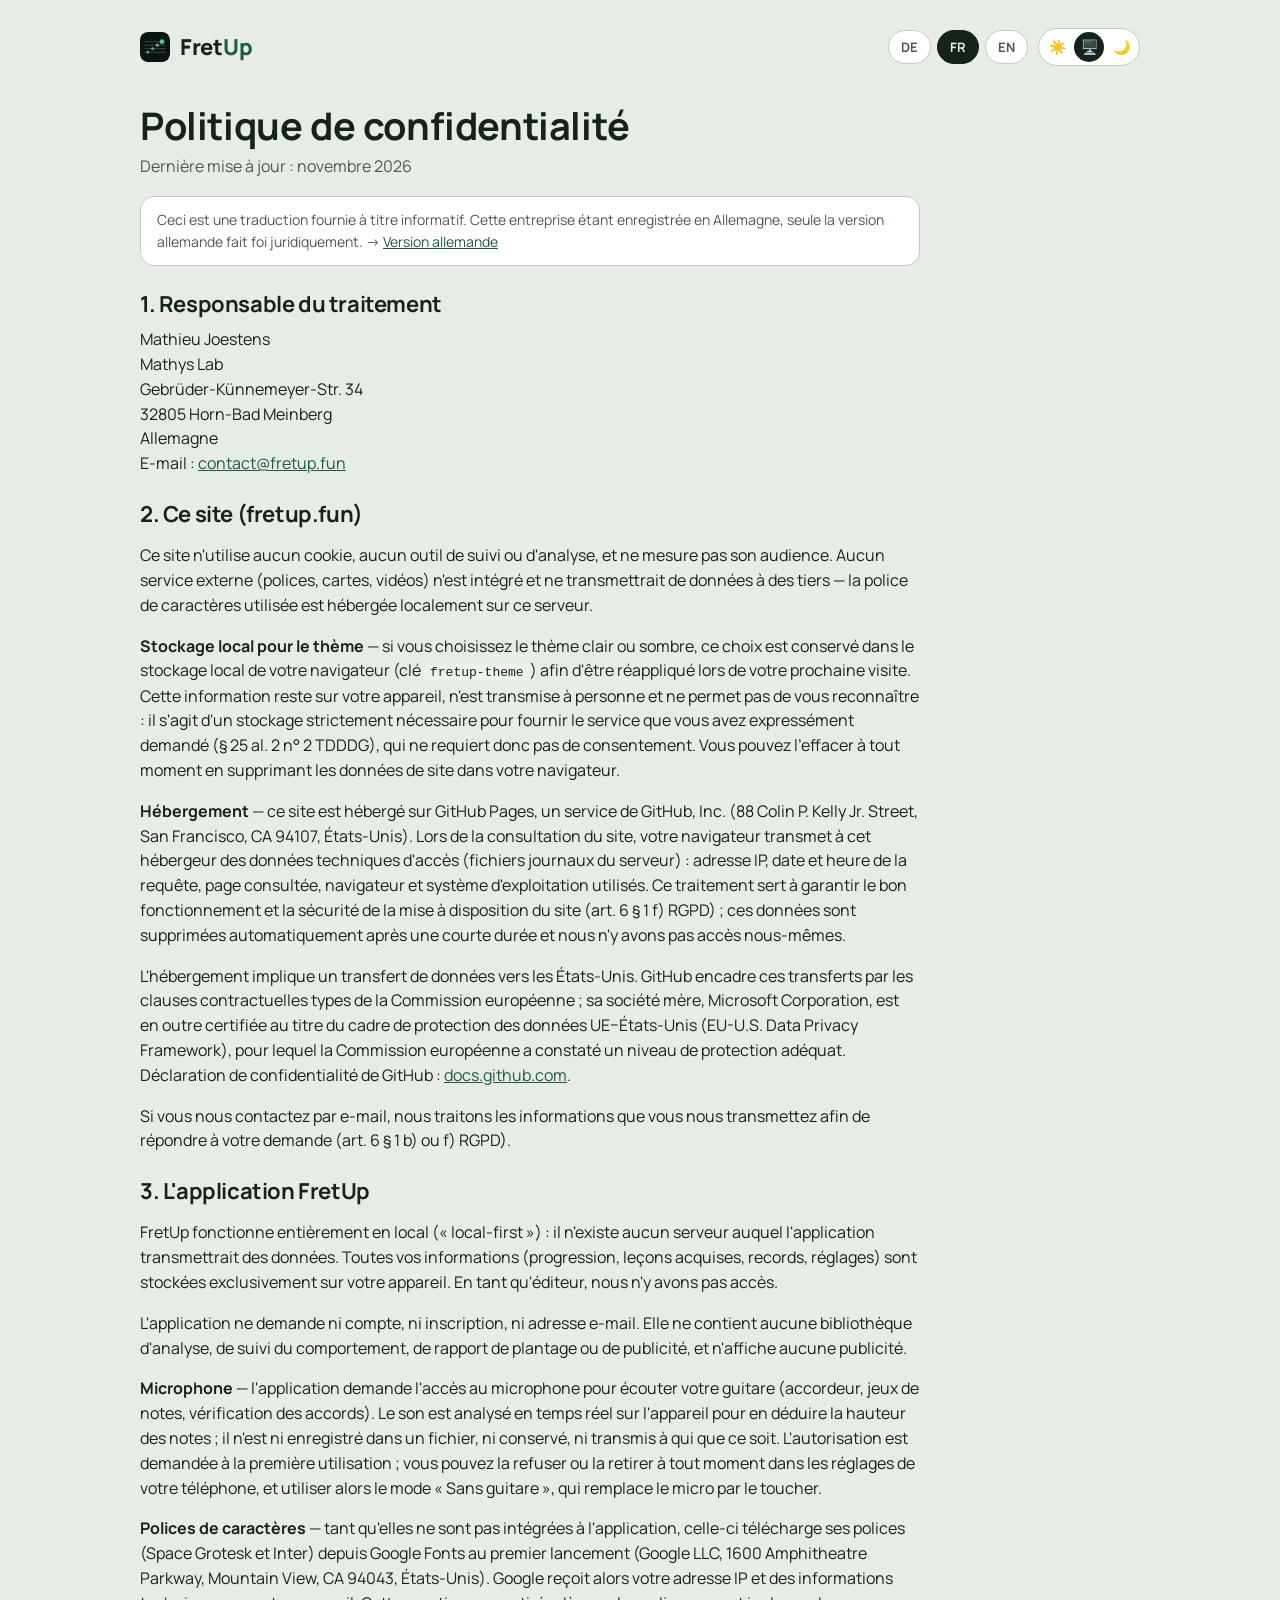
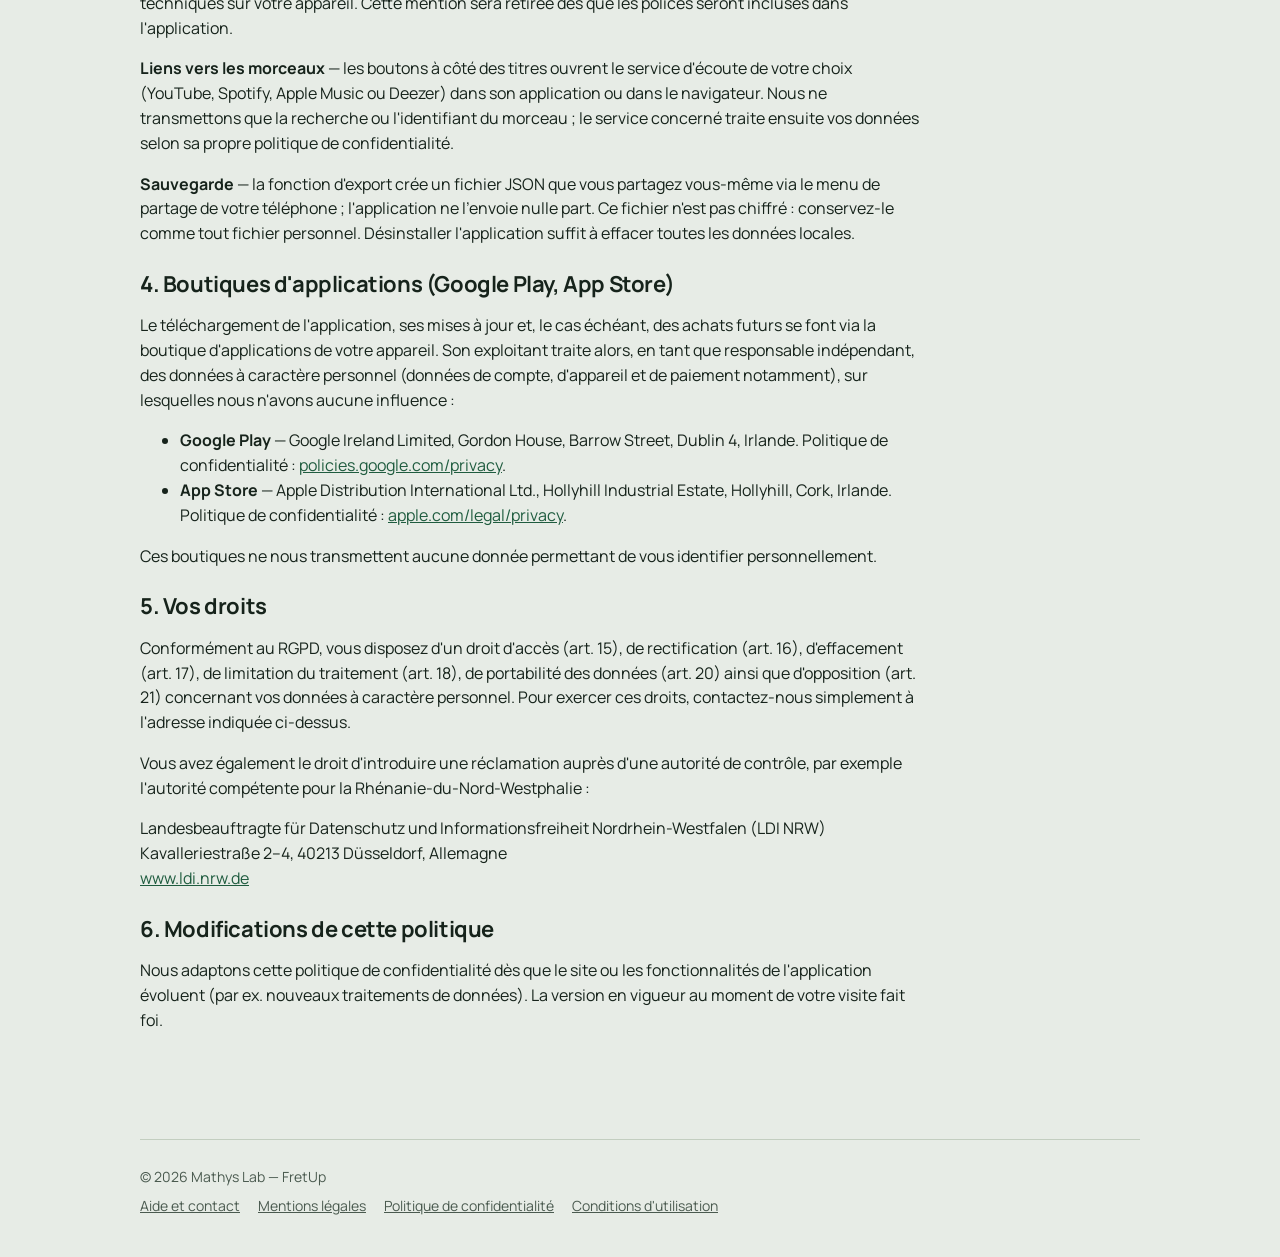
<file: datenschutz.html>
<!doctype html>
<html lang="fr">
<head>
<meta charset="utf-8">
<meta name="viewport" content="width=device-width, initial-scale=1">
<title>Politique de confidentialité — FretUp</title>
<meta name="robots" content="noindex">
<link rel="canonical" href="https://fretup.fun/datenschutz.html">
<link rel="alternate" hreflang="fr" href="https://fretup.fun/datenschutz.html">
<link rel="alternate" hreflang="en" href="https://fretup.fun/datenschutz-en.html">
<link rel="alternate" hreflang="de" href="https://fretup.fun/datenschutz-de.html">
<link rel="alternate" hreflang="x-default" href="https://fretup.fun/datenschutz.html">
<link rel="icon" href="favicon.svg" type="image/svg+xml">
<link rel="apple-touch-icon" href="apple-touch-icon.png">
<meta name="theme-color" content="#E7ECE6" media="(prefers-color-scheme: light)">
<meta name="theme-color" content="#0C1410" media="(prefers-color-scheme: dark)">
<link rel="stylesheet" href="styles.css">
<script>try{var t=localStorage.getItem('fretup-theme');if(t==='light'||t==='dark')document.documentElement.setAttribute('data-theme',t);}catch(e){}</script>
</head>
<body>
  <div class="wrap">
    <header>
      <a class="brand" href="index.html">
        <img class="mark" src="favicon.svg" alt="" width="30" height="30">
        <span>Fret<span class="up">Up</span></span>
      </a>
      <div class="topbar-controls">
        <nav class="lang-switch" aria-label="Langue">
          <a href="datenschutz-de.html">DE</a>
          <a href="datenschutz.html" class="active">FR</a>
          <a href="datenschutz-en.html">EN</a>
        </nav>
        <div class="theme-switch" role="group" aria-label="Thème">
          <button type="button" data-theme-choice="light" title="Thème clair" aria-label="Thème clair">☀️</button>
          <button type="button" data-theme-choice="system" title="Thème du système" aria-label="Thème du système">🖥️</button>
          <button type="button" data-theme-choice="dark" title="Thème sombre" aria-label="Thème sombre">🌙</button>
        </div>
      </div>
    </header>

    <main class="legal">
      <h1>Politique de confidentialité</h1>
      <p class="stand">Dernière mise à jour : novembre 2026</p>

      <p class="translation-note">Ceci est une traduction fournie à titre informatif. Cette entreprise étant enregistrée en Allemagne, seule la version allemande fait foi juridiquement. → <a href="datenschutz-de.html">Version allemande</a></p>

      <section>
        <h2>1. Responsable du traitement</h2>
        <address>Mathieu Joestens<br>
          Mathys Lab<br>
          Gebrüder-Künnemeyer-Str. 34<br>
          32805 Horn-Bad Meinberg<br>
          Allemagne<br>
          E-mail : <a href="mailto:contact@fretup.fun">contact@fretup.fun</a></address>
      </section>

      <section>
        <h2>2. Ce site (fretup.fun)</h2>
        <p>Ce site n'utilise aucun cookie, aucun outil de suivi ou d'analyse, et ne mesure pas son audience. Aucun service externe (polices, cartes, vidéos) n'est intégré et ne transmettrait de données à des tiers — la police de caractères utilisée est hébergée localement sur ce serveur.</p>
        <p><strong>Stockage local pour le thème</strong> — si vous choisissez le thème clair ou sombre, ce choix est conservé dans le stockage local de votre navigateur (clé <code>fretup-theme</code>) afin d'être réappliqué lors de votre prochaine visite. Cette information reste sur votre appareil, n'est transmise à personne et ne permet pas de vous reconnaître : il s'agit d'un stockage strictement nécessaire pour fournir le service que vous avez expressément demandé (§ 25 al. 2 n° 2 TDDDG), qui ne requiert donc pas de consentement. Vous pouvez l'effacer à tout moment en supprimant les données de site dans votre navigateur.</p>
        <p><strong>Hébergement</strong> — ce site est hébergé sur GitHub Pages, un service de GitHub, Inc. (88 Colin P. Kelly Jr. Street, San Francisco, CA 94107, États-Unis). Lors de la consultation du site, votre navigateur transmet à cet hébergeur des données techniques d'accès (fichiers journaux du serveur) : adresse IP, date et heure de la requête, page consultée, navigateur et système d'exploitation utilisés. Ce traitement sert à garantir le bon fonctionnement et la sécurité de la mise à disposition du site (art. 6 § 1 f) RGPD) ; ces données sont supprimées automatiquement après une courte durée et nous n'y avons pas accès nous-mêmes.</p>
        <p>L'hébergement implique un transfert de données vers les États-Unis. GitHub encadre ces transferts par les clauses contractuelles types de la Commission européenne ; sa société mère, Microsoft Corporation, est en outre certifiée au titre du cadre de protection des données UE–États-Unis (EU-U.S. Data Privacy Framework), pour lequel la Commission européenne a constaté un niveau de protection adéquat. Déclaration de confidentialité de GitHub : <a href="https://docs.github.com/site-policy/privacy-policies/github-general-privacy-statement" target="_blank" rel="noopener">docs.github.com</a>.</p>
        <p>Si vous nous contactez par e-mail, nous traitons les informations que vous nous transmettez afin de répondre à votre demande (art. 6 § 1 b) ou f) RGPD).</p>
      </section>

      <section>
        <h2>3. L'application FretUp</h2>
        <p>FretUp fonctionne entièrement en local (« local-first ») : il n'existe aucun serveur auquel l'application transmettrait des données. Toutes vos informations (progression, leçons acquises, records, réglages) sont stockées exclusivement sur votre appareil. En tant qu'éditeur, nous n'y avons pas accès.</p>
        <p>L'application ne demande ni compte, ni inscription, ni adresse e-mail. Elle ne contient aucune bibliothèque d'analyse, de suivi du comportement, de rapport de plantage ou de publicité, et n'affiche aucune publicité.</p>
        <p><strong>Microphone</strong> — l'application demande l'accès au microphone pour écouter votre guitare (accordeur, jeux de notes, vérification des accords). Le son est analysé en temps réel sur l'appareil pour en déduire la hauteur des notes ; il n'est ni enregistré dans un fichier, ni conservé, ni transmis à qui que ce soit. L'autorisation est demandée à la première utilisation ; vous pouvez la refuser ou la retirer à tout moment dans les réglages de votre téléphone, et utiliser alors le mode « Sans guitare », qui remplace le micro par le toucher.</p>
        <p><strong>Polices de caractères</strong> — tant qu'elles ne sont pas intégrées à l'application, celle-ci télécharge ses polices (Space Grotesk et Inter) depuis Google Fonts au premier lancement (Google LLC, 1600 Amphitheatre Parkway, Mountain View, CA 94043, États-Unis). Google reçoit alors votre adresse IP et des informations techniques sur votre appareil. Cette mention sera retirée dès que les polices seront incluses dans l'application.</p>
        <p><strong>Liens vers les morceaux</strong> — les boutons à côté des titres ouvrent le service d'écoute de votre choix (YouTube, Spotify, Apple Music ou Deezer) dans son application ou dans le navigateur. Nous ne transmettons que la recherche ou l'identifiant du morceau ; le service concerné traite ensuite vos données selon sa propre politique de confidentialité.</p>
        <p><strong>Sauvegarde</strong> — la fonction d'export crée un fichier JSON que vous partagez vous-même via le menu de partage de votre téléphone ; l'application ne l'envoie nulle part. Ce fichier n'est pas chiffré : conservez-le comme tout fichier personnel. Désinstaller l'application suffit à effacer toutes les données locales.</p>
      </section>

      <section>
        <h2>4. Boutiques d'applications (Google Play, App Store)</h2>
        <p>Le téléchargement de l'application, ses mises à jour et, le cas échéant, des achats futurs se font via la boutique d'applications de votre appareil. Son exploitant traite alors, en tant que responsable indépendant, des données à caractère personnel (données de compte, d'appareil et de paiement notamment), sur lesquelles nous n'avons aucune influence :</p>
        <ul>
          <li><strong>Google Play</strong> — Google Ireland Limited, Gordon House, Barrow Street, Dublin 4, Irlande. Politique de confidentialité : <a href="https://policies.google.com/privacy" target="_blank" rel="noopener">policies.google.com/privacy</a>.</li>
          <li><strong>App Store</strong> — Apple Distribution International Ltd., Hollyhill Industrial Estate, Hollyhill, Cork, Irlande. Politique de confidentialité : <a href="https://www.apple.com/legal/privacy/" target="_blank" rel="noopener">apple.com/legal/privacy</a>.</li>
        </ul>
        <p>Ces boutiques ne nous transmettent aucune donnée permettant de vous identifier personnellement.</p>
      </section>

      <section>
        <h2>5. Vos droits</h2>
        <p>Conformément au RGPD, vous disposez d'un droit d'accès (art. 15), de rectification (art. 16), d'effacement (art. 17), de limitation du traitement (art. 18), de portabilité des données (art. 20) ainsi que d'opposition (art. 21) concernant vos données à caractère personnel. Pour exercer ces droits, contactez-nous simplement à l'adresse indiquée ci-dessus.</p>
        <p>Vous avez également le droit d'introduire une réclamation auprès d'une autorité de contrôle, par exemple l'autorité compétente pour la Rhénanie-du-Nord-Westphalie :</p>
        <p>Landesbeauftragte für Datenschutz und Informationsfreiheit Nordrhein-Westfalen (LDI NRW)<br>
Kavalleriestraße 2–4, 40213 Düsseldorf, Allemagne<br>
<a href="https://www.ldi.nrw.de" target="_blank" rel="noopener">www.ldi.nrw.de</a></p>
      </section>

      <section>
        <h2>6. Modifications de cette politique</h2>
        <p>Nous adaptons cette politique de confidentialité dès que le site ou les fonctionnalités de l'application évoluent (par ex. nouveaux traitements de données). La version en vigueur au moment de votre visite fait foi.</p>
      </section>
    </main>

    <footer>
      © 2026 Mathys Lab — FretUp
      <div class="legal-links">
        <a href="support.html">Aide et contact</a>
        <a href="impressum.html">Mentions légales</a>
        <a href="datenschutz.html">Politique de confidentialité</a>
        <a href="nutzungsbedingungen.html">Conditions d'utilisation</a>
      </div>
    </footer>
  </div>
  <script src="theme.js" defer></script>
</body>
</html>
</file>
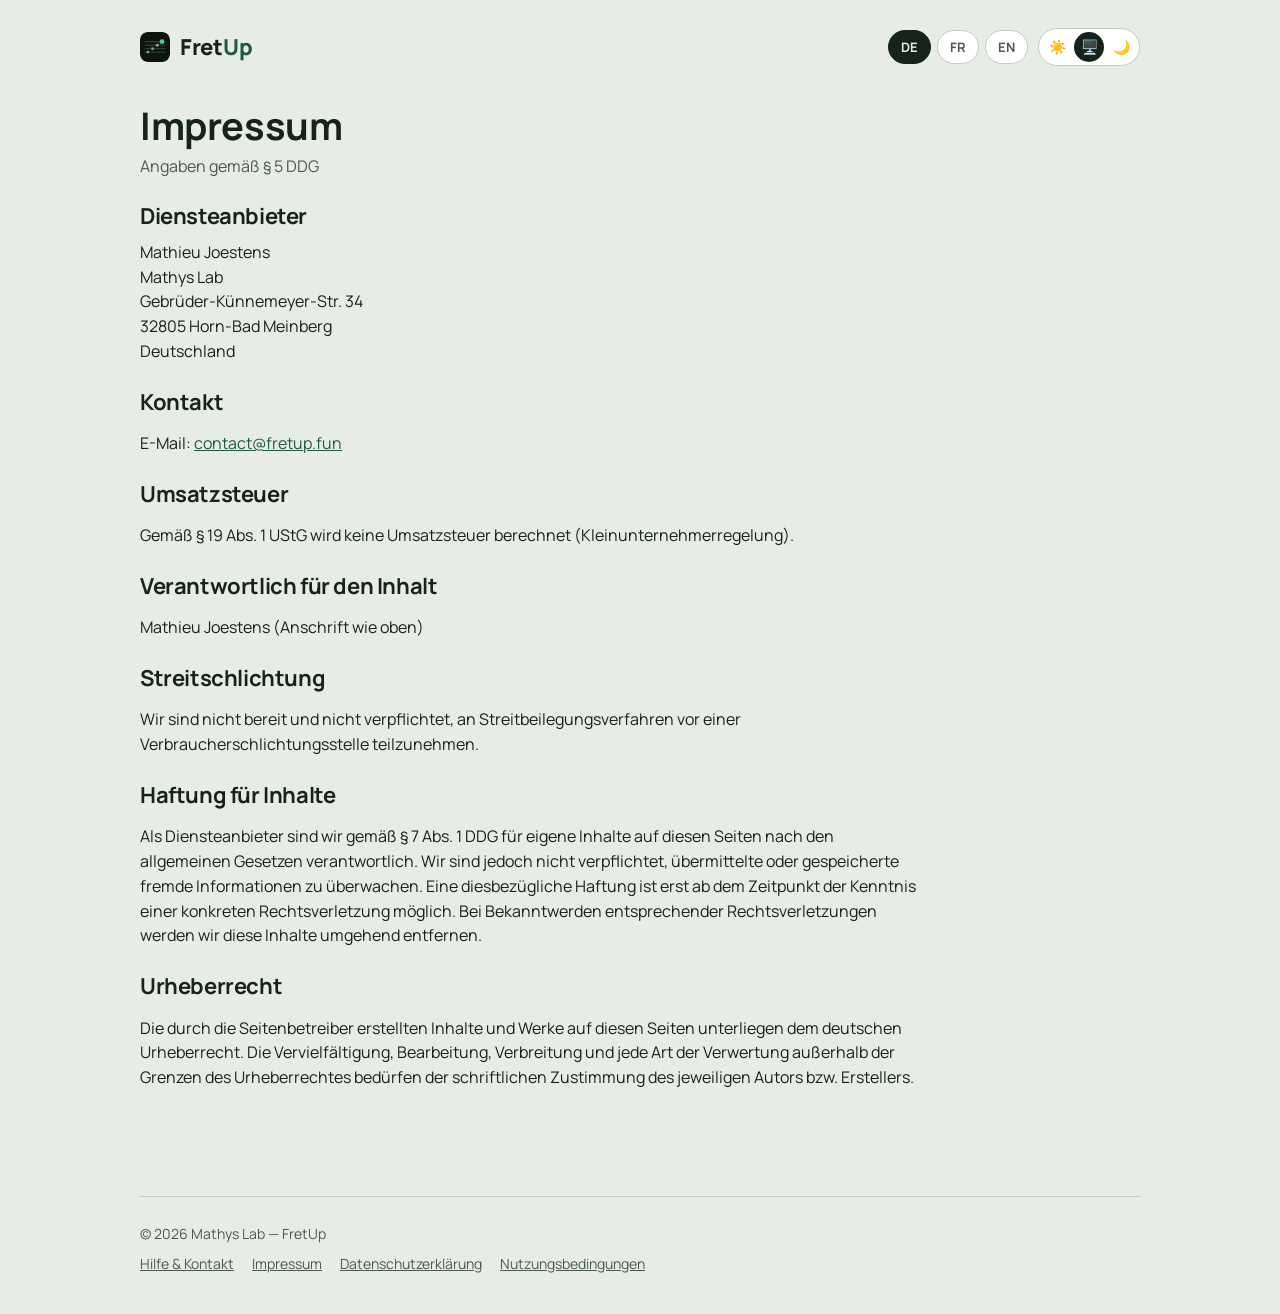
<file: impressum-de.html>
<!doctype html>
<html lang="de">
<head>
<meta charset="utf-8">
<meta name="viewport" content="width=device-width, initial-scale=1">
<title>Impressum — FretUp</title>
<meta name="robots" content="noindex">
<link rel="canonical" href="https://fretup.fun/impressum-de.html">
<link rel="alternate" hreflang="fr" href="https://fretup.fun/impressum.html">
<link rel="alternate" hreflang="en" href="https://fretup.fun/impressum-en.html">
<link rel="alternate" hreflang="de" href="https://fretup.fun/impressum-de.html">
<link rel="alternate" hreflang="x-default" href="https://fretup.fun/impressum.html">
<link rel="icon" href="favicon.svg" type="image/svg+xml">
<link rel="apple-touch-icon" href="apple-touch-icon.png">
<meta name="theme-color" content="#E7ECE6" media="(prefers-color-scheme: light)">
<meta name="theme-color" content="#0C1410" media="(prefers-color-scheme: dark)">
<link rel="stylesheet" href="styles.css">
<script>try{var t=localStorage.getItem('fretup-theme');if(t==='light'||t==='dark')document.documentElement.setAttribute('data-theme',t);}catch(e){}</script>
</head>
<body>
  <div class="wrap">
    <header>
      <a class="brand" href="index-de.html">
        <img class="mark" src="favicon.svg" alt="" width="30" height="30">
        <span>Fret<span class="up">Up</span></span>
      </a>
      <div class="topbar-controls">
        <nav class="lang-switch" aria-label="Sprache">
          <a href="impressum-de.html" class="active">DE</a>
          <a href="impressum.html">FR</a>
          <a href="impressum-en.html">EN</a>
        </nav>
        <div class="theme-switch" role="group" aria-label="Design">
          <button type="button" data-theme-choice="light" title="Helles Design" aria-label="Helles Design">☀️</button>
          <button type="button" data-theme-choice="system" title="Systemdesign" aria-label="Systemdesign">🖥️</button>
          <button type="button" data-theme-choice="dark" title="Dunkles Design" aria-label="Dunkles Design">🌙</button>
        </div>
      </div>
    </header>

    <main class="legal">
      <h1>Impressum</h1>
      <p class="stand">Angaben gemäß § 5 DDG</p>

      <section>
        <h2>Diensteanbieter</h2>
        <address>Mathieu Joestens<br>
          Mathys Lab<br>
          Gebrüder-Künnemeyer-Str. 34<br>
          32805 Horn-Bad Meinberg<br>
          Deutschland</address>
      </section>

      <section>
        <h2>Kontakt</h2>
        <p>E-Mail: <a href="mailto:contact@fretup.fun">contact@fretup.fun</a></p>
      </section>

      <section>
        <h2>Umsatzsteuer</h2>
        <p>Gemäß § 19 Abs. 1 UStG wird keine Umsatzsteuer berechnet (Kleinunternehmerregelung).</p>
      </section>

      <section>
        <h2>Verantwortlich für den Inhalt</h2>
        <p>Mathieu Joestens (Anschrift wie oben)</p>
      </section>

      <section>
        <h2>Streitschlichtung</h2>
        <p>Wir sind nicht bereit und nicht verpflichtet, an Streitbeilegungsverfahren vor einer Verbraucherschlichtungsstelle teilzunehmen.</p>
      </section>

      <section>
        <h2>Haftung für Inhalte</h2>
        <p>Als Diensteanbieter sind wir gemäß § 7 Abs. 1 DDG für eigene Inhalte auf diesen Seiten nach den allgemeinen Gesetzen verantwortlich. Wir sind jedoch nicht verpflichtet, übermittelte oder gespeicherte fremde Informationen zu überwachen. Eine diesbezügliche Haftung ist erst ab dem Zeitpunkt der Kenntnis einer konkreten Rechtsverletzung möglich. Bei Bekanntwerden entsprechender Rechtsverletzungen werden wir diese Inhalte umgehend entfernen.</p>
      </section>

      <section>
        <h2>Urheberrecht</h2>
        <p>Die durch die Seitenbetreiber erstellten Inhalte und Werke auf diesen Seiten unterliegen dem deutschen Urheberrecht. Die Vervielfältigung, Bearbeitung, Verbreitung und jede Art der Verwertung außerhalb der Grenzen des Urheberrechtes bedürfen der schriftlichen Zustimmung des jeweiligen Autors bzw. Erstellers.</p>
      </section>
    </main>

    <footer>
      © 2026 Mathys Lab — FretUp
      <div class="legal-links">
        <a href="support-de.html">Hilfe &amp; Kontakt</a>
        <a href="impressum-de.html">Impressum</a>
        <a href="datenschutz-de.html">Datenschutzerklärung</a>
        <a href="nutzungsbedingungen-de.html">Nutzungsbedingungen</a>
      </div>
    </footer>
  </div>
  <script src="theme.js" defer></script>
</body>
</html>
</file>
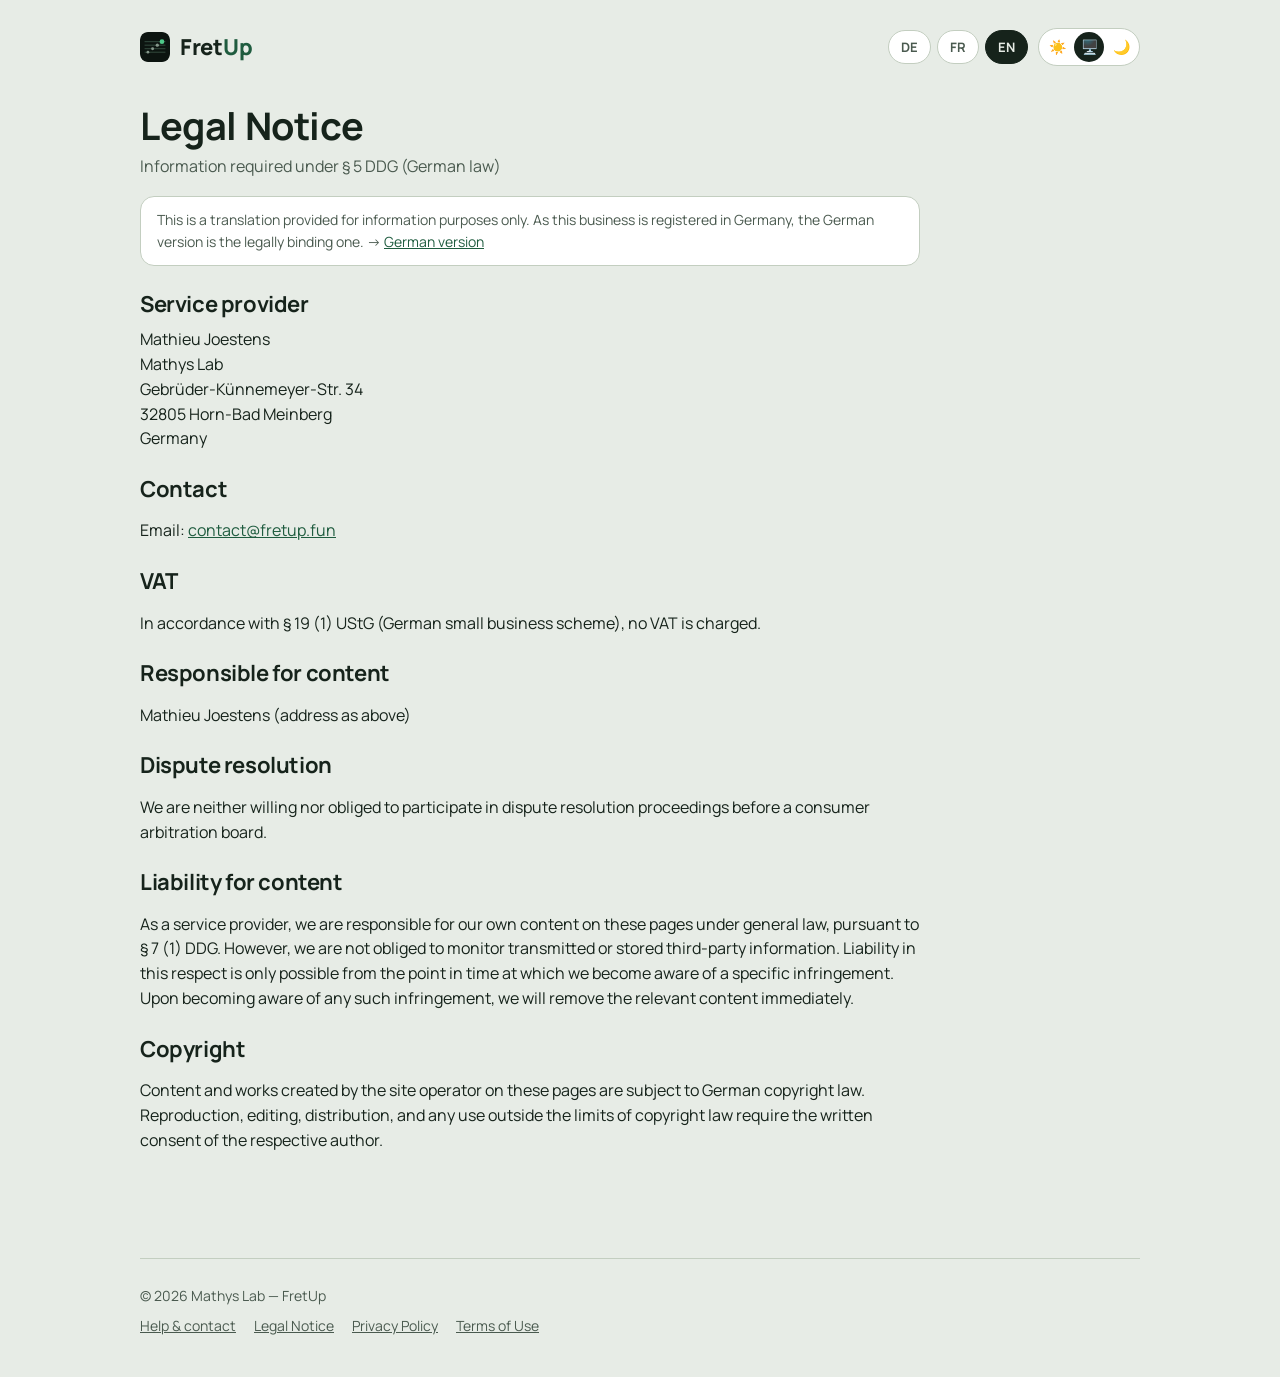
<file: impressum-en.html>
<!doctype html>
<html lang="en">
<head>
<meta charset="utf-8">
<meta name="viewport" content="width=device-width, initial-scale=1">
<title>Legal Notice — FretUp</title>
<meta name="robots" content="noindex">
<link rel="canonical" href="https://fretup.fun/impressum-en.html">
<link rel="alternate" hreflang="fr" href="https://fretup.fun/impressum.html">
<link rel="alternate" hreflang="en" href="https://fretup.fun/impressum-en.html">
<link rel="alternate" hreflang="de" href="https://fretup.fun/impressum-de.html">
<link rel="alternate" hreflang="x-default" href="https://fretup.fun/impressum.html">
<link rel="icon" href="favicon.svg" type="image/svg+xml">
<link rel="apple-touch-icon" href="apple-touch-icon.png">
<meta name="theme-color" content="#E7ECE6" media="(prefers-color-scheme: light)">
<meta name="theme-color" content="#0C1410" media="(prefers-color-scheme: dark)">
<link rel="stylesheet" href="styles.css">
<script>try{var t=localStorage.getItem('fretup-theme');if(t==='light'||t==='dark')document.documentElement.setAttribute('data-theme',t);}catch(e){}</script>
</head>
<body>
  <div class="wrap">
    <header>
      <a class="brand" href="index-en.html">
        <img class="mark" src="favicon.svg" alt="" width="30" height="30">
        <span>Fret<span class="up">Up</span></span>
      </a>
      <div class="topbar-controls">
        <nav class="lang-switch" aria-label="Language">
          <a href="impressum-de.html">DE</a>
          <a href="impressum.html">FR</a>
          <a href="impressum-en.html" class="active">EN</a>
        </nav>
        <div class="theme-switch" role="group" aria-label="Theme">
          <button type="button" data-theme-choice="light" title="Light theme" aria-label="Light theme">☀️</button>
          <button type="button" data-theme-choice="system" title="System theme" aria-label="System theme">🖥️</button>
          <button type="button" data-theme-choice="dark" title="Dark theme" aria-label="Dark theme">🌙</button>
        </div>
      </div>
    </header>

    <main class="legal">
      <h1>Legal Notice</h1>
      <p class="stand">Information required under § 5 DDG (German law)</p>

      <p class="translation-note">This is a translation provided for information purposes only. As this business is registered in Germany, the German version is the legally binding one. → <a href="impressum-de.html">German version</a></p>

      <section>
        <h2>Service provider</h2>
        <address>Mathieu Joestens<br>
          Mathys Lab<br>
          Gebrüder-Künnemeyer-Str. 34<br>
          32805 Horn-Bad Meinberg<br>
          Germany</address>
      </section>

      <section>
        <h2>Contact</h2>
        <p>Email: <a href="mailto:contact@fretup.fun">contact@fretup.fun</a></p>
      </section>

      <section>
        <h2>VAT</h2>
        <p>In accordance with § 19 (1) UStG (German small business scheme), no VAT is charged.</p>
      </section>

      <section>
        <h2>Responsible for content</h2>
        <p>Mathieu Joestens (address as above)</p>
      </section>

      <section>
        <h2>Dispute resolution</h2>
        <p>We are neither willing nor obliged to participate in dispute resolution proceedings before a consumer arbitration board.</p>
      </section>

      <section>
        <h2>Liability for content</h2>
        <p>As a service provider, we are responsible for our own content on these pages under general law, pursuant to § 7 (1) DDG. However, we are not obliged to monitor transmitted or stored third-party information. Liability in this respect is only possible from the point in time at which we become aware of a specific infringement. Upon becoming aware of any such infringement, we will remove the relevant content immediately.</p>
      </section>

      <section>
        <h2>Copyright</h2>
        <p>Content and works created by the site operator on these pages are subject to German copyright law. Reproduction, editing, distribution, and any use outside the limits of copyright law require the written consent of the respective author.</p>
      </section>
    </main>

    <footer>
      © 2026 Mathys Lab — FretUp
      <div class="legal-links">
        <a href="support-en.html">Help &amp; contact</a>
        <a href="impressum-en.html">Legal Notice</a>
        <a href="datenschutz-en.html">Privacy Policy</a>
        <a href="nutzungsbedingungen-en.html">Terms of Use</a>
      </div>
    </footer>
  </div>
  <script src="theme.js" defer></script>
</body>
</html>
</file>
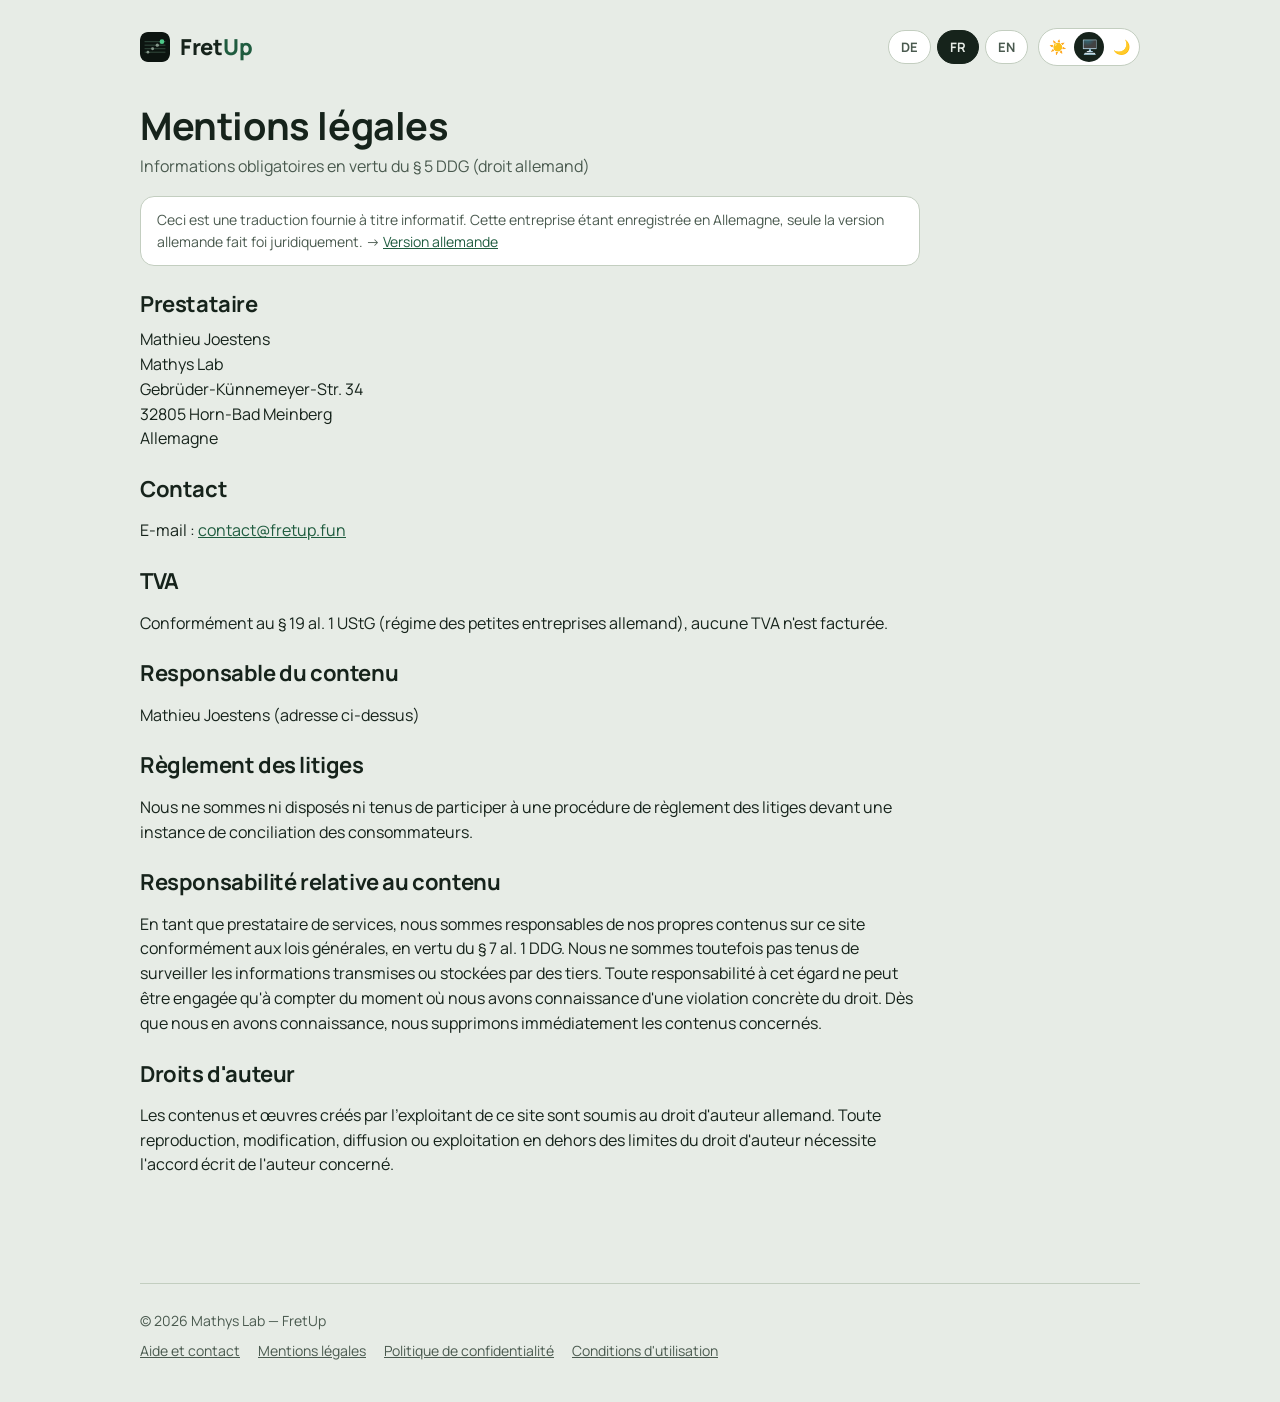
<file: impressum.html>
<!doctype html>
<html lang="fr">
<head>
<meta charset="utf-8">
<meta name="viewport" content="width=device-width, initial-scale=1">
<title>Mentions légales — FretUp</title>
<meta name="robots" content="noindex">
<link rel="canonical" href="https://fretup.fun/impressum.html">
<link rel="alternate" hreflang="fr" href="https://fretup.fun/impressum.html">
<link rel="alternate" hreflang="en" href="https://fretup.fun/impressum-en.html">
<link rel="alternate" hreflang="de" href="https://fretup.fun/impressum-de.html">
<link rel="alternate" hreflang="x-default" href="https://fretup.fun/impressum.html">
<link rel="icon" href="favicon.svg" type="image/svg+xml">
<link rel="apple-touch-icon" href="apple-touch-icon.png">
<meta name="theme-color" content="#E7ECE6" media="(prefers-color-scheme: light)">
<meta name="theme-color" content="#0C1410" media="(prefers-color-scheme: dark)">
<link rel="stylesheet" href="styles.css">
<script>try{var t=localStorage.getItem('fretup-theme');if(t==='light'||t==='dark')document.documentElement.setAttribute('data-theme',t);}catch(e){}</script>
</head>
<body>
  <div class="wrap">
    <header>
      <a class="brand" href="index.html">
        <img class="mark" src="favicon.svg" alt="" width="30" height="30">
        <span>Fret<span class="up">Up</span></span>
      </a>
      <div class="topbar-controls">
        <nav class="lang-switch" aria-label="Langue">
          <a href="impressum-de.html">DE</a>
          <a href="impressum.html" class="active">FR</a>
          <a href="impressum-en.html">EN</a>
        </nav>
        <div class="theme-switch" role="group" aria-label="Thème">
          <button type="button" data-theme-choice="light" title="Thème clair" aria-label="Thème clair">☀️</button>
          <button type="button" data-theme-choice="system" title="Thème du système" aria-label="Thème du système">🖥️</button>
          <button type="button" data-theme-choice="dark" title="Thème sombre" aria-label="Thème sombre">🌙</button>
        </div>
      </div>
    </header>

    <main class="legal">
      <h1>Mentions légales</h1>
      <p class="stand">Informations obligatoires en vertu du § 5 DDG (droit allemand)</p>

      <p class="translation-note">Ceci est une traduction fournie à titre informatif. Cette entreprise étant enregistrée en Allemagne, seule la version allemande fait foi juridiquement. → <a href="impressum-de.html">Version allemande</a></p>

      <section>
        <h2>Prestataire</h2>
        <address>Mathieu Joestens<br>
          Mathys Lab<br>
          Gebrüder-Künnemeyer-Str. 34<br>
          32805 Horn-Bad Meinberg<br>
          Allemagne</address>
      </section>

      <section>
        <h2>Contact</h2>
        <p>E-mail : <a href="mailto:contact@fretup.fun">contact@fretup.fun</a></p>
      </section>

      <section>
        <h2>TVA</h2>
        <p>Conformément au § 19 al. 1 UStG (régime des petites entreprises allemand), aucune TVA n'est facturée.</p>
      </section>

      <section>
        <h2>Responsable du contenu</h2>
        <p>Mathieu Joestens (adresse ci-dessus)</p>
      </section>

      <section>
        <h2>Règlement des litiges</h2>
        <p>Nous ne sommes ni disposés ni tenus de participer à une procédure de règlement des litiges devant une instance de conciliation des consommateurs.</p>
      </section>

      <section>
        <h2>Responsabilité relative au contenu</h2>
        <p>En tant que prestataire de services, nous sommes responsables de nos propres contenus sur ce site conformément aux lois générales, en vertu du § 7 al. 1 DDG. Nous ne sommes toutefois pas tenus de surveiller les informations transmises ou stockées par des tiers. Toute responsabilité à cet égard ne peut être engagée qu'à compter du moment où nous avons connaissance d'une violation concrète du droit. Dès que nous en avons connaissance, nous supprimons immédiatement les contenus concernés.</p>
      </section>

      <section>
        <h2>Droits d'auteur</h2>
        <p>Les contenus et œuvres créés par l'exploitant de ce site sont soumis au droit d'auteur allemand. Toute reproduction, modification, diffusion ou exploitation en dehors des limites du droit d'auteur nécessite l'accord écrit de l'auteur concerné.</p>
      </section>
    </main>

    <footer>
      © 2026 Mathys Lab — FretUp
      <div class="legal-links">
        <a href="support.html">Aide et contact</a>
        <a href="impressum.html">Mentions légales</a>
        <a href="datenschutz.html">Politique de confidentialité</a>
        <a href="nutzungsbedingungen.html">Conditions d'utilisation</a>
      </div>
    </footer>
  </div>
  <script src="theme.js" defer></script>
</body>
</html>
</file>
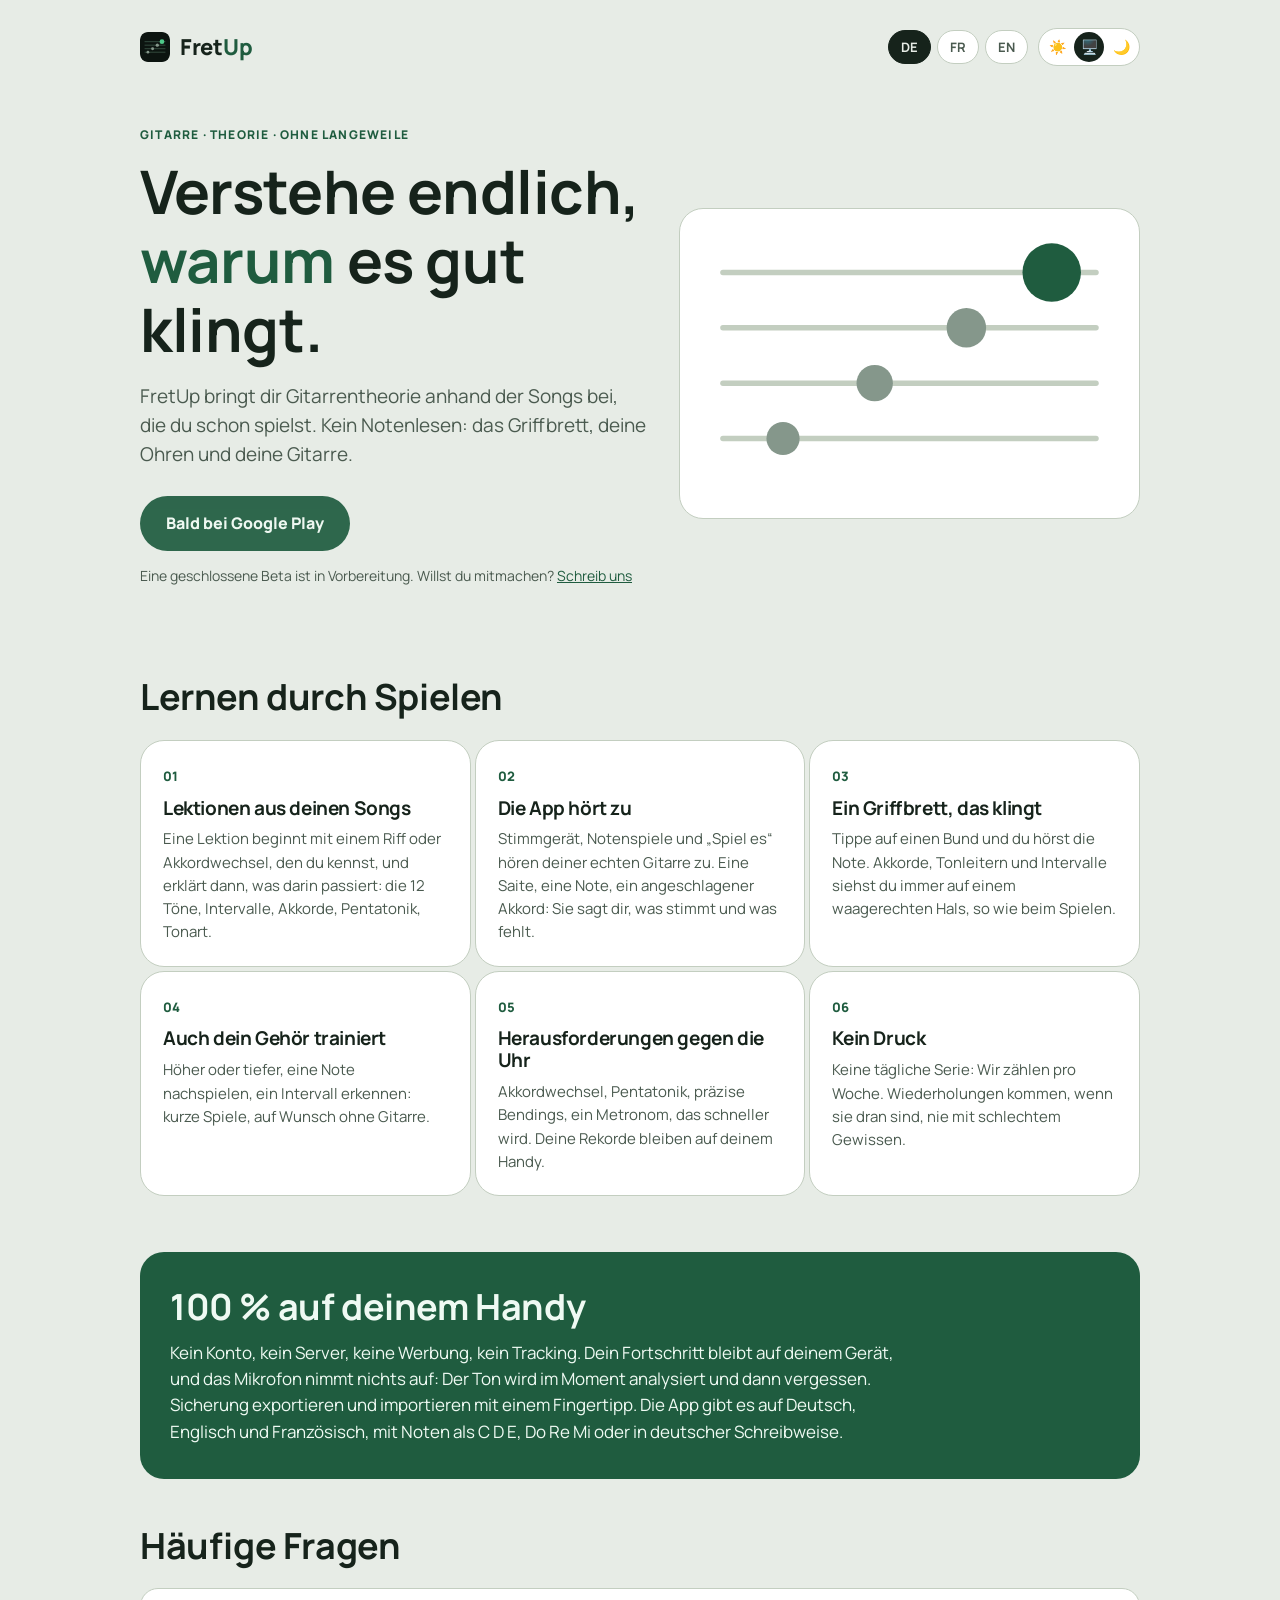
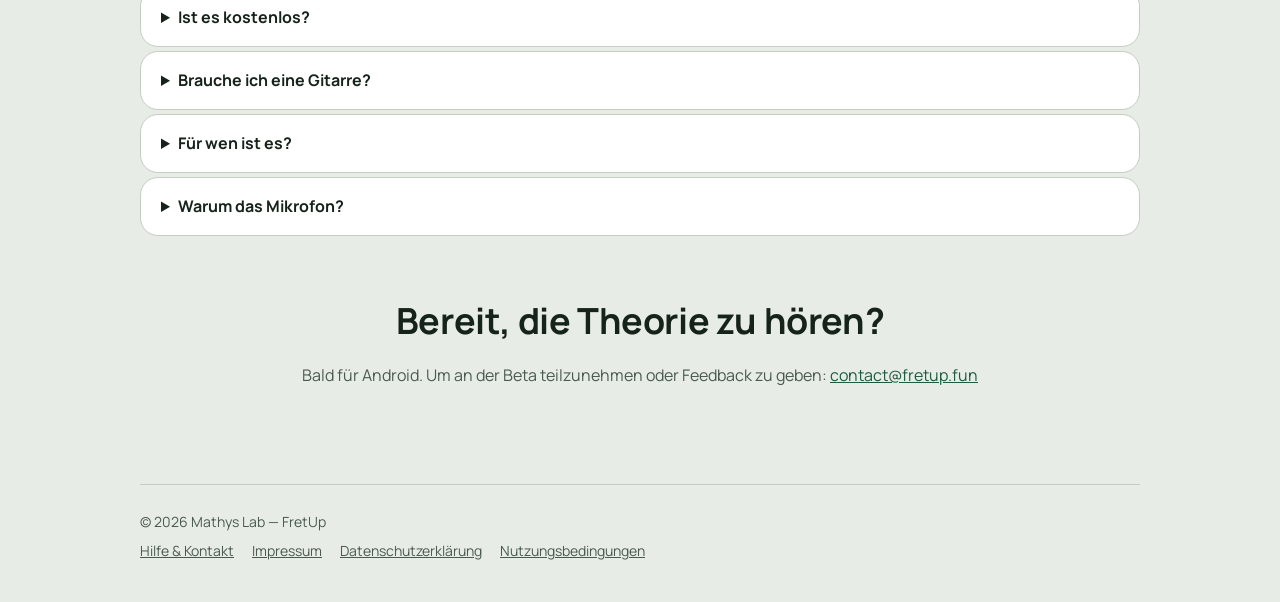
<file: index-de.html>
<!doctype html>
<html lang="de">
<head>
<meta charset="utf-8">
<meta name="viewport" content="width=device-width, initial-scale=1">
<title>FretUp — Gitarrentheorie lernen mit deinen Songs</title>
<meta name="description" content="FretUp bringt dir Gitarrentheorie anhand der Songs bei, die du schon spielst: Noten, Intervalle, Akkorde, Pentatonik. Die App hört deiner Gitarre zu. Ohne Konto, in der Beta kostenlos.">
<link rel="canonical" href="https://fretup.fun/index-de.html">
<link rel="alternate" hreflang="fr" href="https://fretup.fun/index.html">
<link rel="alternate" hreflang="en" href="https://fretup.fun/index-en.html">
<link rel="alternate" hreflang="de" href="https://fretup.fun/index-de.html">
<link rel="alternate" hreflang="x-default" href="https://fretup.fun/index.html">
<link rel="icon" href="favicon.svg" type="image/svg+xml">
<link rel="apple-touch-icon" href="apple-touch-icon.png">
<meta name="theme-color" content="#E7ECE6" media="(prefers-color-scheme: light)">
<meta name="theme-color" content="#0C1410" media="(prefers-color-scheme: dark)">
<meta property="og:type" content="website">
<meta property="og:site_name" content="FretUp">
<meta property="og:locale" content="de_DE">
<meta property="og:locale:alternate" content="fr_FR">
<meta property="og:locale:alternate" content="en_GB">
<meta property="og:url" content="https://fretup.fun/index-de.html">
<meta property="og:title" content="FretUp — Gitarrentheorie ohne Langeweile.">
<meta property="og:description" content="Lektionen aus deinen Songs, Spiele, die deiner Gitarre zuhören, ein Griffbrett, das klingt. Ohne Konto, 100 % auf deinem Handy.">
<meta property="og:image" content="https://fretup.fun/og/og-de.png">
<meta property="og:image:width" content="1200">
<meta property="og:image:height" content="630">
<meta property="og:image:alt" content="FretUp: das Griffbrett mit aufsteigenden Noten">
<meta name="twitter:card" content="summary_large_image">
<meta name="twitter:image" content="https://fretup.fun/og/og-de.png">
<link rel="stylesheet" href="styles.css">
<script>try{var t=localStorage.getItem('fretup-theme');if(t==='light'||t==='dark')document.documentElement.setAttribute('data-theme',t);}catch(e){}</script>

<script type="application/ld+json">{"@context":"https://schema.org","@graph":[{"@type":"MobileApplication","name":"FretUp","operatingSystem":"Android","applicationCategory":"EducationalApplication","description":"FretUp bringt dir Gitarrentheorie anhand der Songs bei, die du schon spielst: Noten, Intervalle, Akkorde, Pentatonik. Die App hört deiner Gitarre zu. Ohne Konto, in der Beta kostenlos.","inLanguage":["fr","en","de"],"offers":{"@type":"Offer","price":"0","priceCurrency":"EUR"},"publisher":{"@type":"Organization","name":"Mathys Lab"}},{"@type":"FAQPage","mainEntity":[{"@type":"Question","name":"Ist es kostenlos?","acceptedAnswer":{"@type":"Answer","text":"Ja, in der Beta ist alles offen. Einige weiterführende Inhalte können später kostenpflichtig werden; was du zum Lernen brauchst, bleibt kostenlos."}},{"@type":"Question","name":"Brauche ich eine Gitarre?","acceptedAnswer":{"@type":"Answer","text":"Sie hilft, ist aber nicht nötig: Der Modus „Ohne Gitarre“ ersetzt das Mikrofon durch Berührung, in allen Spielen und Lektionen."}},{"@type":"Question","name":"Für wen ist es?","acceptedAnswer":{"@type":"Answer","text":"Für Autodidakten mit 1 bis 5 Jahren Spielerfahrung, denen klassische Theorie zu trocken ist. E-Gitarre oder akustisch; Bass kommt später."}},{"@type":"Question","name":"Warum das Mikrofon?","acceptedAnswer":{"@type":"Answer","text":"Um zu prüfen, was du spielst: die Tonhöhe einer Note, einen angeschlagenen Akkord. Der Ton wird auf dem Handy analysiert und weder aufgenommen noch gesendet."}}]}]}</script>
</head>
<body>
  <div class="wrap">
    <header>
      <a class="brand" href="index-de.html">
        <img class="mark" src="favicon.svg" alt="" width="30" height="30">
        <span>Fret<span class="up">Up</span></span>
      </a>
      <div class="topbar-controls">
        <nav class="lang-switch" aria-label="Sprache">
          <a href="index-de.html" class="active">DE</a>
          <a href="index.html">FR</a>
          <a href="index-en.html">EN</a>
        </nav>
        <div class="theme-switch" role="group" aria-label="Design">
          <button type="button" data-theme-choice="light" title="Helles Design" aria-label="Helles Design">☀️</button>
          <button type="button" data-theme-choice="system" title="Systemdesign" aria-label="Systemdesign">🖥️</button>
          <button type="button" data-theme-choice="dark" title="Dunkles Design" aria-label="Dunkles Design">🌙</button>
        </div>
      </div>
    </header>

    <main>
      <section class="hero">
        <div class="hero-text">
          <p class="kicker">Gitarre · Theorie · ohne Langeweile</p>
          <h1>Verstehe endlich, <em>warum</em> es gut klingt.</h1>
          <p class="lead">FretUp bringt dir Gitarrentheorie anhand der Songs bei, die du schon spielst. Kein Notenlesen: das Griffbrett, deine Ohren und deine Gitarre.</p>
          <div class="cta-row">
            <span class="cta" aria-disabled="true">Bald bei Google Play</span>
          </div>
          <p class="cta-note">Eine geschlossene Beta ist in Vorbereitung. Willst du mitmachen? <a href="mailto:contact@fretup.fun">Schreib uns</a></p>
        </div>
        <div class="hero-visual" aria-hidden="true"><svg viewBox="0 0 520 330" role="img" aria-label="">
  <g stroke="var(--line)" stroke-width="7" stroke-linecap="round">
    <line x1="24" y1="50" x2="496" y2="50"/><line x1="24" y1="120" x2="496" y2="120"/>
    <line x1="24" y1="190" x2="496" y2="190"/><line x1="24" y1="260" x2="496" y2="260"/>
  </g>
  <circle cx="100" cy="260" r="21" fill="var(--muted)"/>
  <circle cx="216" cy="190" r="23" fill="var(--muted)"/>
  <circle cx="332" cy="120" r="25" fill="var(--muted)"/>
  <circle cx="440" cy="50" r="37" fill="var(--accent)"/>
</svg></div>
      </section>

      <section class="features">
        <h2>Lernen durch Spielen</h2>
        <div class="grid">
        <article class="card"><span class="n">01</span><h3>Lektionen aus deinen Songs</h3><p>Eine Lektion beginnt mit einem Riff oder Akkordwechsel, den du kennst, und erklärt dann, was darin passiert: die 12 Töne, Intervalle, Akkorde, Pentatonik, Tonart.</p></article>
        <article class="card"><span class="n">02</span><h3>Die App hört zu</h3><p>Stimmgerät, Notenspiele und „Spiel es“ hören deiner echten Gitarre zu. Eine Saite, eine Note, ein angeschlagener Akkord: Sie sagt dir, was stimmt und was fehlt.</p></article>
        <article class="card"><span class="n">03</span><h3>Ein Griffbrett, das klingt</h3><p>Tippe auf einen Bund und du hörst die Note. Akkorde, Tonleitern und Intervalle siehst du immer auf einem waagerechten Hals, so wie beim Spielen.</p></article>
        <article class="card"><span class="n">04</span><h3>Auch dein Gehör trainiert</h3><p>Höher oder tiefer, eine Note nachspielen, ein Intervall erkennen: kurze Spiele, auf Wunsch ohne Gitarre.</p></article>
        <article class="card"><span class="n">05</span><h3>Herausforderungen gegen die Uhr</h3><p>Akkordwechsel, Pentatonik, präzise Bendings, ein Metronom, das schneller wird. Deine Rekorde bleiben auf deinem Handy.</p></article>
        <article class="card"><span class="n">06</span><h3>Kein Druck</h3><p>Keine tägliche Serie: Wir zählen pro Woche. Wiederholungen kommen, wenn sie dran sind, nie mit schlechtem Gewissen.</p></article>
        </div>
      </section>

      <section class="local">
        <h2>100 % auf deinem Handy</h2>
        <p>Kein Konto, kein Server, keine Werbung, kein Tracking. Dein Fortschritt bleibt auf deinem Gerät, und das Mikrofon nimmt nichts auf: Der Ton wird im Moment analysiert und dann vergessen. Sicherung exportieren und importieren mit einem Fingertipp. Die App gibt es auf Deutsch, Englisch und Französisch, mit Noten als C D E, Do Re Mi oder in deutscher Schreibweise.</p>
      </section>

      <section class="faq">
        <h2>Häufige Fragen</h2>
        <details><summary>Ist es kostenlos?</summary><p>Ja, in der Beta ist alles offen. Einige weiterführende Inhalte können später kostenpflichtig werden; was du zum Lernen brauchst, bleibt kostenlos.</p></details>
        <details><summary>Brauche ich eine Gitarre?</summary><p>Sie hilft, ist aber nicht nötig: Der Modus „Ohne Gitarre“ ersetzt das Mikrofon durch Berührung, in allen Spielen und Lektionen.</p></details>
        <details><summary>Für wen ist es?</summary><p>Für Autodidakten mit 1 bis 5 Jahren Spielerfahrung, denen klassische Theorie zu trocken ist. E-Gitarre oder akustisch; Bass kommt später.</p></details>
        <details><summary>Warum das Mikrofon?</summary><p>Um zu prüfen, was du spielst: die Tonhöhe einer Note, einen angeschlagenen Akkord. Der Ton wird auf dem Handy analysiert und weder aufgenommen noch gesendet.</p></details>
      </section>

      <section class="closing">
        <h2>Bereit, die Theorie zu hören?</h2>
        <p>Bald für Android. Um an der Beta teilzunehmen oder Feedback zu geben: <a href="mailto:contact@fretup.fun">contact@fretup.fun</a></p>
      </section>
    </main>

    <footer>
      © 2026 Mathys Lab — FretUp
      <div class="legal-links">
        <a href="support-de.html">Hilfe &amp; Kontakt</a>
        <a href="impressum-de.html">Impressum</a>
        <a href="datenschutz-de.html">Datenschutzerklärung</a>
        <a href="nutzungsbedingungen-de.html">Nutzungsbedingungen</a>
      </div>
    </footer>
  </div>
  <script src="theme.js" defer></script>
</body>
</html>
</file>
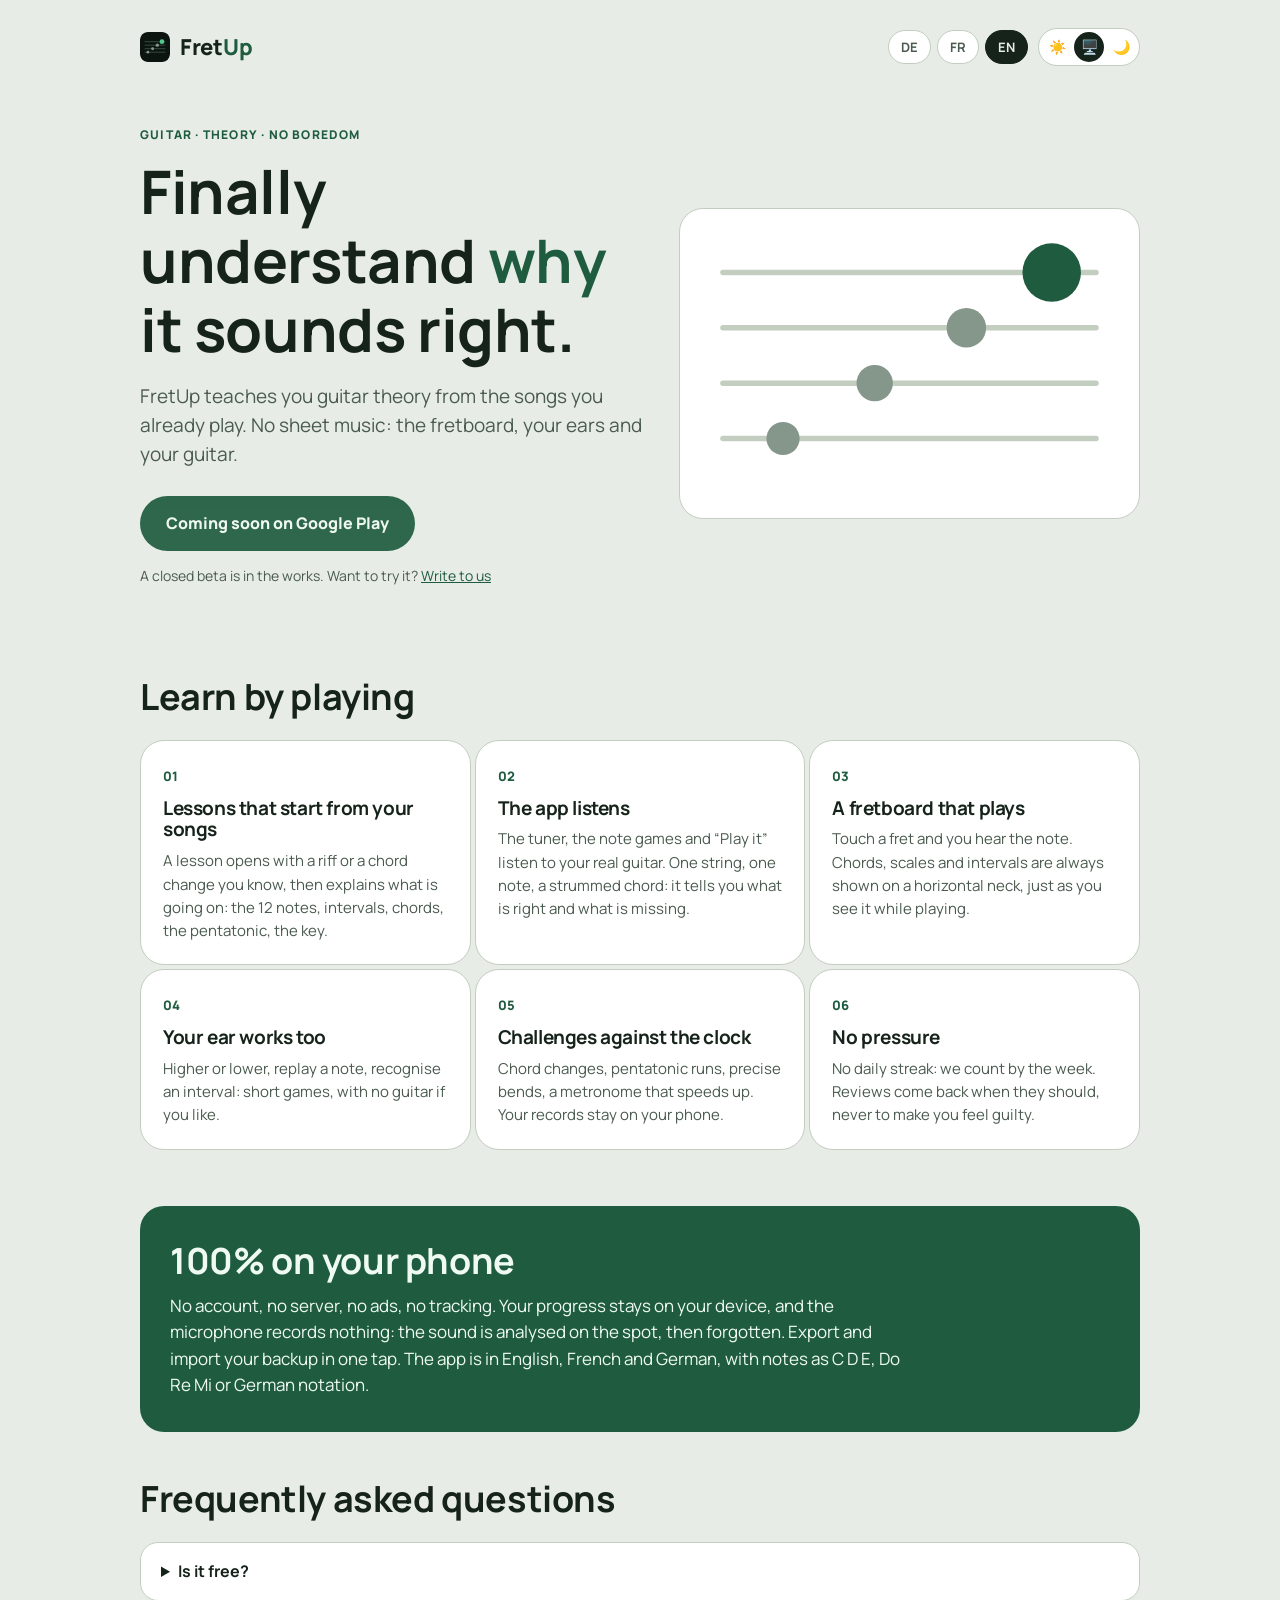
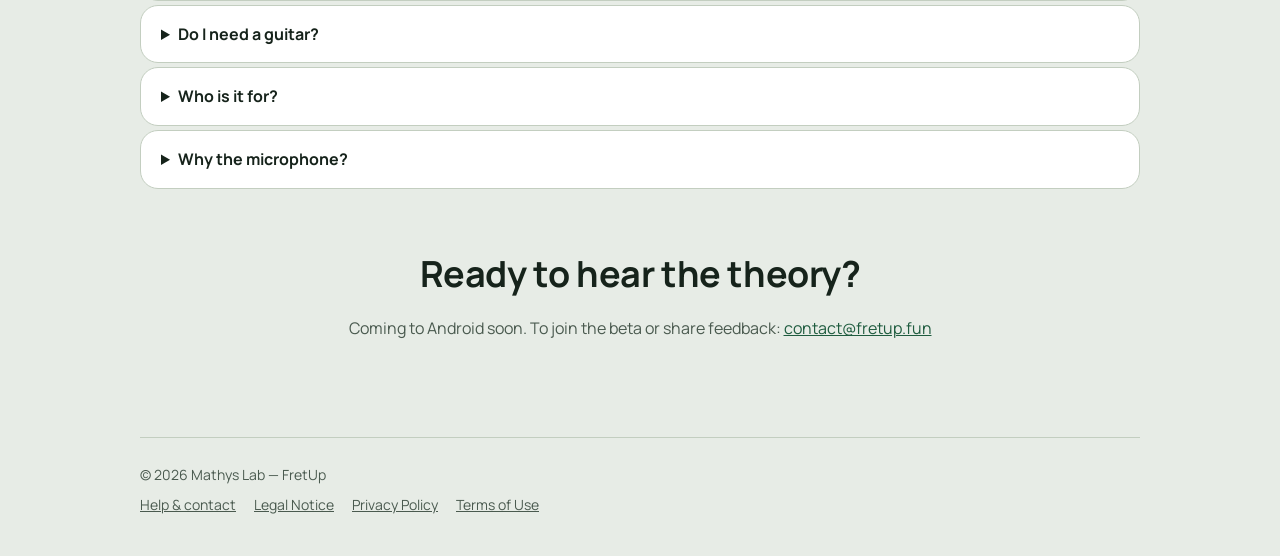
<file: index-en.html>
<!doctype html>
<html lang="en">
<head>
<meta charset="utf-8">
<meta name="viewport" content="width=device-width, initial-scale=1">
<title>FretUp — Learn guitar theory through the songs you play</title>
<meta name="description" content="FretUp teaches guitar theory from the songs you already play: notes, intervals, chords, pentatonic. The app listens to your guitar. No account, free during the beta.">
<link rel="canonical" href="https://fretup.fun/index-en.html">
<link rel="alternate" hreflang="fr" href="https://fretup.fun/index.html">
<link rel="alternate" hreflang="en" href="https://fretup.fun/index-en.html">
<link rel="alternate" hreflang="de" href="https://fretup.fun/index-de.html">
<link rel="alternate" hreflang="x-default" href="https://fretup.fun/index.html">
<link rel="icon" href="favicon.svg" type="image/svg+xml">
<link rel="apple-touch-icon" href="apple-touch-icon.png">
<meta name="theme-color" content="#E7ECE6" media="(prefers-color-scheme: light)">
<meta name="theme-color" content="#0C1410" media="(prefers-color-scheme: dark)">
<meta property="og:type" content="website">
<meta property="og:site_name" content="FretUp">
<meta property="og:locale" content="en_GB">
<meta property="og:locale:alternate" content="fr_FR">
<meta property="og:locale:alternate" content="de_DE">
<meta property="og:url" content="https://fretup.fun/index-en.html">
<meta property="og:title" content="FretUp — Guitar theory, without the boredom.">
<meta property="og:description" content="Lessons born from your songs, games that listen to your guitar, a fretboard that plays. No account, 100% on your phone.">
<meta property="og:image" content="https://fretup.fun/og/og-en.png">
<meta property="og:image:width" content="1200">
<meta property="og:image:height" content="630">
<meta property="og:image:alt" content="FretUp: the fretboard with notes climbing up">
<meta name="twitter:card" content="summary_large_image">
<meta name="twitter:image" content="https://fretup.fun/og/og-en.png">
<link rel="stylesheet" href="styles.css">
<script>try{var t=localStorage.getItem('fretup-theme');if(t==='light'||t==='dark')document.documentElement.setAttribute('data-theme',t);}catch(e){}</script>

<script type="application/ld+json">{"@context":"https://schema.org","@graph":[{"@type":"MobileApplication","name":"FretUp","operatingSystem":"Android","applicationCategory":"EducationalApplication","description":"FretUp teaches guitar theory from the songs you already play: notes, intervals, chords, pentatonic. The app listens to your guitar. No account, free during the beta.","inLanguage":["fr","en","de"],"offers":{"@type":"Offer","price":"0","priceCurrency":"EUR"},"publisher":{"@type":"Organization","name":"Mathys Lab"}},{"@type":"FAQPage","mainEntity":[{"@type":"Question","name":"Is it free?","acceptedAnswer":{"@type":"Answer","text":"Yes, during the beta everything is open. Some advanced content may become paid later; what you need to learn will stay free."}},{"@type":"Question","name":"Do I need a guitar?","acceptedAnswer":{"@type":"Answer","text":"It helps, but you don't have to: “Without guitar” mode swaps the microphone for touch, in every game and lesson."}},{"@type":"Question","name":"Who is it for?","acceptedAnswer":{"@type":"Answer","text":"Self-taught guitarists with 1 to 5 years of playing who find classical theory dull. Electric or acoustic; bass will come later."}},{"@type":"Question","name":"Why the microphone?","acceptedAnswer":{"@type":"Answer","text":"To check what you play: the pitch of a note, a strummed chord. The sound is analysed on the phone and is neither recorded nor sent."}}]}]}</script>
</head>
<body>
  <div class="wrap">
    <header>
      <a class="brand" href="index-en.html">
        <img class="mark" src="favicon.svg" alt="" width="30" height="30">
        <span>Fret<span class="up">Up</span></span>
      </a>
      <div class="topbar-controls">
        <nav class="lang-switch" aria-label="Language">
          <a href="index-de.html">DE</a>
          <a href="index.html">FR</a>
          <a href="index-en.html" class="active">EN</a>
        </nav>
        <div class="theme-switch" role="group" aria-label="Theme">
          <button type="button" data-theme-choice="light" title="Light theme" aria-label="Light theme">☀️</button>
          <button type="button" data-theme-choice="system" title="System theme" aria-label="System theme">🖥️</button>
          <button type="button" data-theme-choice="dark" title="Dark theme" aria-label="Dark theme">🌙</button>
        </div>
      </div>
    </header>

    <main>
      <section class="hero">
        <div class="hero-text">
          <p class="kicker">Guitar · theory · no boredom</p>
          <h1>Finally understand <em>why</em> it sounds right.</h1>
          <p class="lead">FretUp teaches you guitar theory from the songs you already play. No sheet music: the fretboard, your ears and your guitar.</p>
          <div class="cta-row">
            <span class="cta" aria-disabled="true">Coming soon on Google Play</span>
          </div>
          <p class="cta-note">A closed beta is in the works. Want to try it? <a href="mailto:contact@fretup.fun">Write to us</a></p>
        </div>
        <div class="hero-visual" aria-hidden="true"><svg viewBox="0 0 520 330" role="img" aria-label="">
  <g stroke="var(--line)" stroke-width="7" stroke-linecap="round">
    <line x1="24" y1="50" x2="496" y2="50"/><line x1="24" y1="120" x2="496" y2="120"/>
    <line x1="24" y1="190" x2="496" y2="190"/><line x1="24" y1="260" x2="496" y2="260"/>
  </g>
  <circle cx="100" cy="260" r="21" fill="var(--muted)"/>
  <circle cx="216" cy="190" r="23" fill="var(--muted)"/>
  <circle cx="332" cy="120" r="25" fill="var(--muted)"/>
  <circle cx="440" cy="50" r="37" fill="var(--accent)"/>
</svg></div>
      </section>

      <section class="features">
        <h2>Learn by playing</h2>
        <div class="grid">
        <article class="card"><span class="n">01</span><h3>Lessons that start from your songs</h3><p>A lesson opens with a riff or a chord change you know, then explains what is going on: the 12 notes, intervals, chords, the pentatonic, the key.</p></article>
        <article class="card"><span class="n">02</span><h3>The app listens</h3><p>The tuner, the note games and “Play it” listen to your real guitar. One string, one note, a strummed chord: it tells you what is right and what is missing.</p></article>
        <article class="card"><span class="n">03</span><h3>A fretboard that plays</h3><p>Touch a fret and you hear the note. Chords, scales and intervals are always shown on a horizontal neck, just as you see it while playing.</p></article>
        <article class="card"><span class="n">04</span><h3>Your ear works too</h3><p>Higher or lower, replay a note, recognise an interval: short games, with no guitar if you like.</p></article>
        <article class="card"><span class="n">05</span><h3>Challenges against the clock</h3><p>Chord changes, pentatonic runs, precise bends, a metronome that speeds up. Your records stay on your phone.</p></article>
        <article class="card"><span class="n">06</span><h3>No pressure</h3><p>No daily streak: we count by the week. Reviews come back when they should, never to make you feel guilty.</p></article>
        </div>
      </section>

      <section class="local">
        <h2>100% on your phone</h2>
        <p>No account, no server, no ads, no tracking. Your progress stays on your device, and the microphone records nothing: the sound is analysed on the spot, then forgotten. Export and import your backup in one tap. The app is in English, French and German, with notes as C D E, Do Re Mi or German notation.</p>
      </section>

      <section class="faq">
        <h2>Frequently asked questions</h2>
        <details><summary>Is it free?</summary><p>Yes, during the beta everything is open. Some advanced content may become paid later; what you need to learn will stay free.</p></details>
        <details><summary>Do I need a guitar?</summary><p>It helps, but you don't have to: “Without guitar” mode swaps the microphone for touch, in every game and lesson.</p></details>
        <details><summary>Who is it for?</summary><p>Self-taught guitarists with 1 to 5 years of playing who find classical theory dull. Electric or acoustic; bass will come later.</p></details>
        <details><summary>Why the microphone?</summary><p>To check what you play: the pitch of a note, a strummed chord. The sound is analysed on the phone and is neither recorded nor sent.</p></details>
      </section>

      <section class="closing">
        <h2>Ready to hear the theory?</h2>
        <p>Coming to Android soon. To join the beta or share feedback: <a href="mailto:contact@fretup.fun">contact@fretup.fun</a></p>
      </section>
    </main>

    <footer>
      © 2026 Mathys Lab — FretUp
      <div class="legal-links">
        <a href="support-en.html">Help &amp; contact</a>
        <a href="impressum-en.html">Legal Notice</a>
        <a href="datenschutz-en.html">Privacy Policy</a>
        <a href="nutzungsbedingungen-en.html">Terms of Use</a>
      </div>
    </footer>
  </div>
  <script src="theme.js" defer></script>
</body>
</html>
</file>
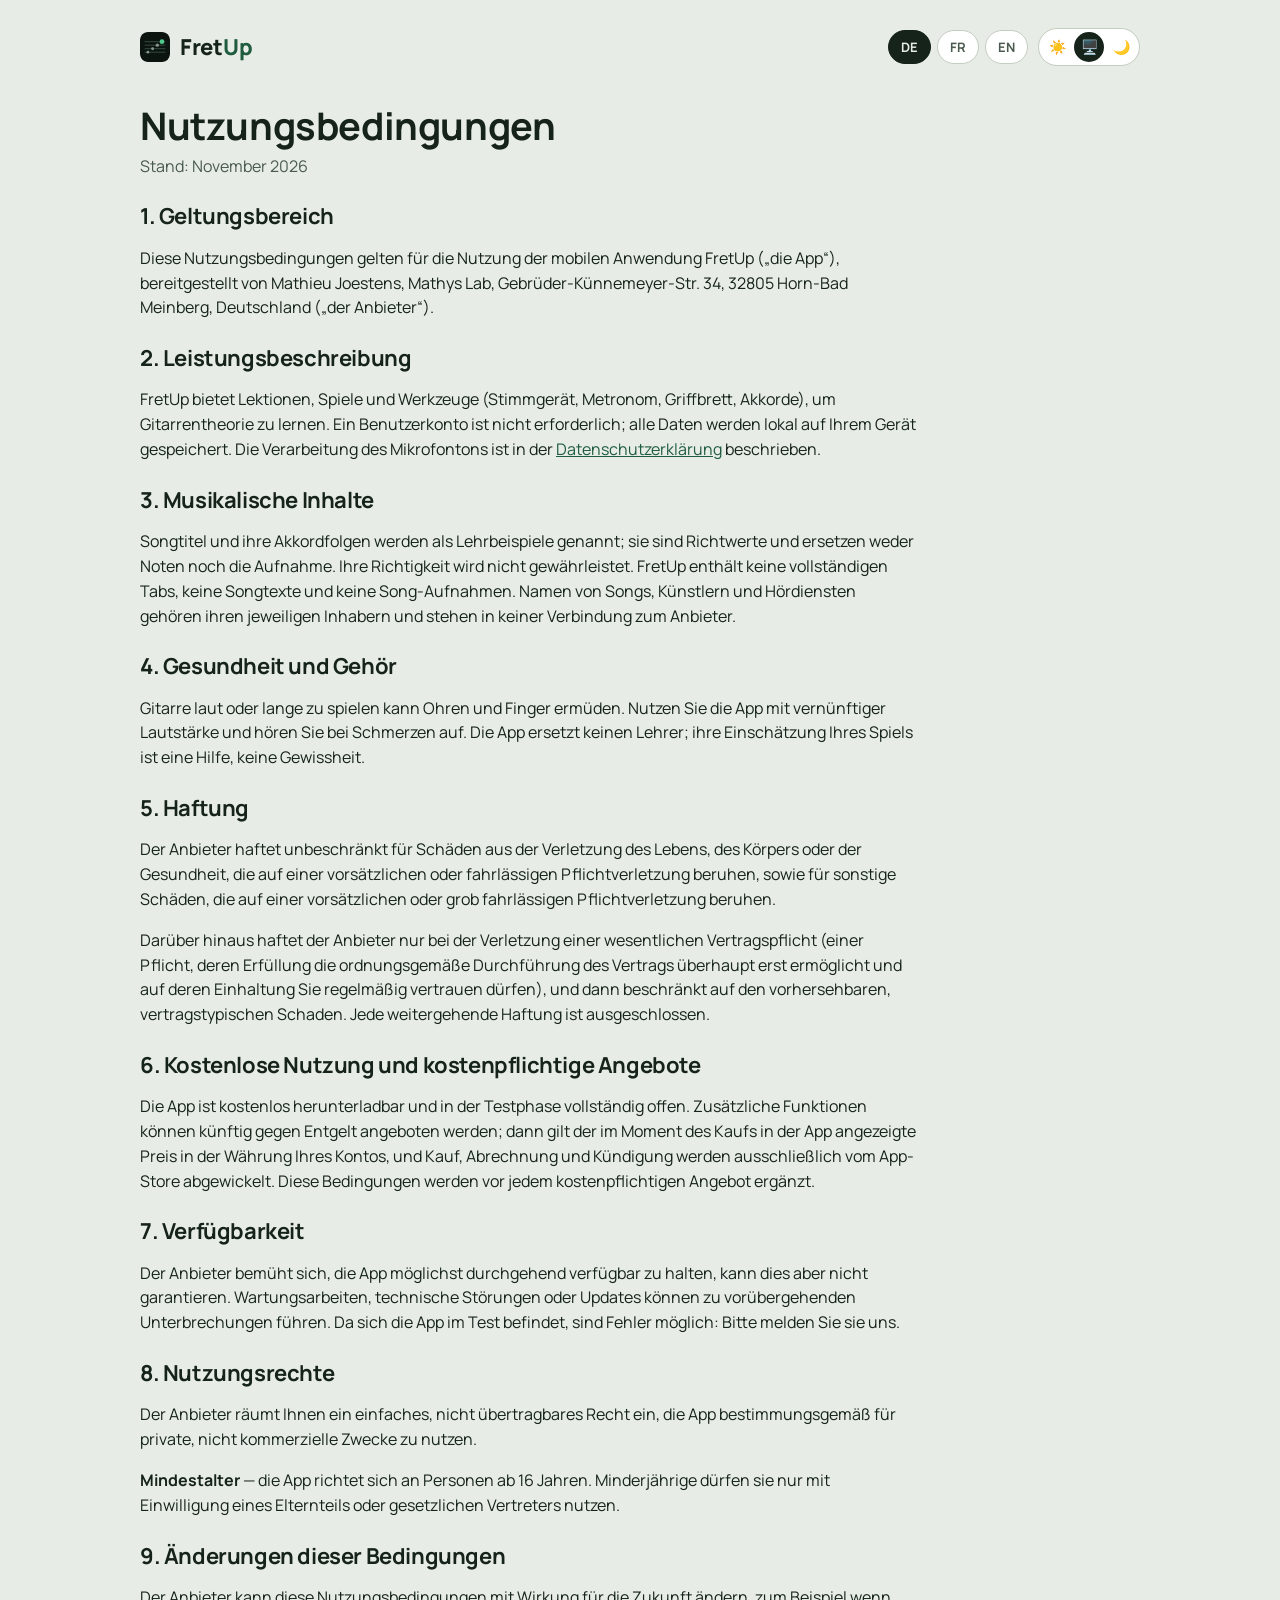
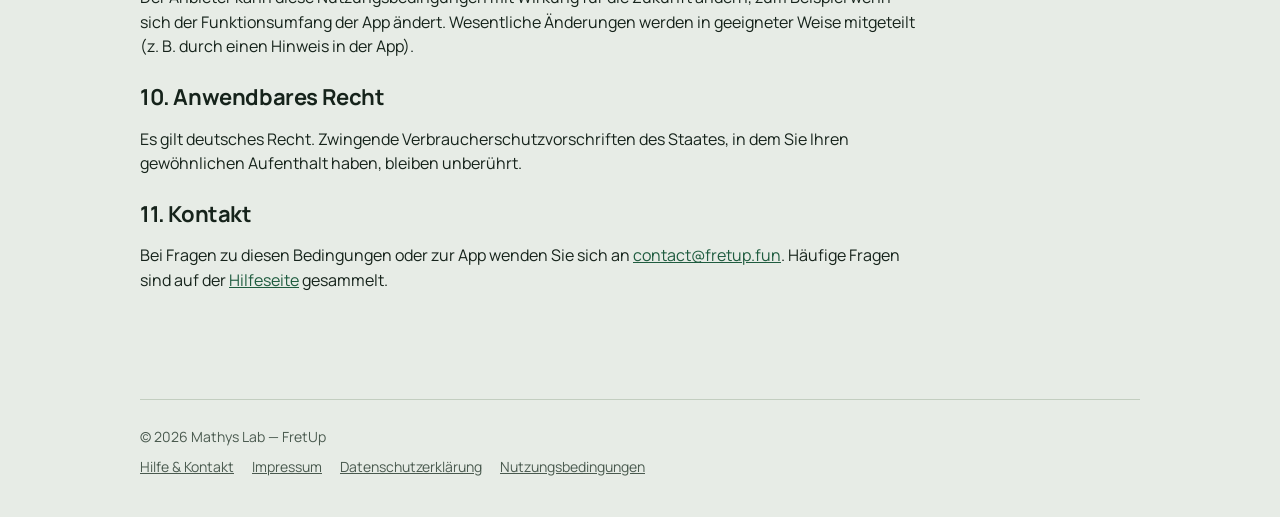
<file: nutzungsbedingungen-de.html>
<!doctype html>
<html lang="de">
<head>
<meta charset="utf-8">
<meta name="viewport" content="width=device-width, initial-scale=1">
<title>Nutzungsbedingungen — FretUp</title>
<meta name="robots" content="noindex">
<link rel="canonical" href="https://fretup.fun/nutzungsbedingungen-de.html">
<link rel="alternate" hreflang="fr" href="https://fretup.fun/nutzungsbedingungen.html">
<link rel="alternate" hreflang="en" href="https://fretup.fun/nutzungsbedingungen-en.html">
<link rel="alternate" hreflang="de" href="https://fretup.fun/nutzungsbedingungen-de.html">
<link rel="alternate" hreflang="x-default" href="https://fretup.fun/nutzungsbedingungen.html">
<link rel="icon" href="favicon.svg" type="image/svg+xml">
<link rel="apple-touch-icon" href="apple-touch-icon.png">
<meta name="theme-color" content="#E7ECE6" media="(prefers-color-scheme: light)">
<meta name="theme-color" content="#0C1410" media="(prefers-color-scheme: dark)">
<link rel="stylesheet" href="styles.css">
<script>try{var t=localStorage.getItem('fretup-theme');if(t==='light'||t==='dark')document.documentElement.setAttribute('data-theme',t);}catch(e){}</script>
</head>
<body>
  <div class="wrap">
    <header>
      <a class="brand" href="index-de.html">
        <img class="mark" src="favicon.svg" alt="" width="30" height="30">
        <span>Fret<span class="up">Up</span></span>
      </a>
      <div class="topbar-controls">
        <nav class="lang-switch" aria-label="Sprache">
          <a href="nutzungsbedingungen-de.html" class="active">DE</a>
          <a href="nutzungsbedingungen.html">FR</a>
          <a href="nutzungsbedingungen-en.html">EN</a>
        </nav>
        <div class="theme-switch" role="group" aria-label="Design">
          <button type="button" data-theme-choice="light" title="Helles Design" aria-label="Helles Design">☀️</button>
          <button type="button" data-theme-choice="system" title="Systemdesign" aria-label="Systemdesign">🖥️</button>
          <button type="button" data-theme-choice="dark" title="Dunkles Design" aria-label="Dunkles Design">🌙</button>
        </div>
      </div>
    </header>

    <main class="legal">
      <h1>Nutzungsbedingungen</h1>
      <p class="stand">Stand: November 2026</p>

      <section>
        <h2>1. Geltungsbereich</h2>
        <p>Diese Nutzungsbedingungen gelten für die Nutzung der mobilen Anwendung FretUp („die App“), bereitgestellt von Mathieu Joestens, Mathys Lab, Gebrüder-Künnemeyer-Str. 34, 32805 Horn-Bad Meinberg, Deutschland („der Anbieter“).</p>
      </section>

      <section>
        <h2>2. Leistungsbeschreibung</h2>
        <p>FretUp bietet Lektionen, Spiele und Werkzeuge (Stimmgerät, Metronom, Griffbrett, Akkorde), um Gitarrentheorie zu lernen. Ein Benutzerkonto ist nicht erforderlich; alle Daten werden lokal auf Ihrem Gerät gespeichert. Die Verarbeitung des Mikrofontons ist in der <a href="datenschutz-de.html">Datenschutzerklärung</a> beschrieben.</p>
      </section>

      <section>
        <h2>3. Musikalische Inhalte</h2>
        <p>Songtitel und ihre Akkordfolgen werden als Lehrbeispiele genannt; sie sind Richtwerte und ersetzen weder Noten noch die Aufnahme. Ihre Richtigkeit wird nicht gewährleistet. FretUp enthält keine vollständigen Tabs, keine Songtexte und keine Song-Aufnahmen. Namen von Songs, Künstlern und Hördiensten gehören ihren jeweiligen Inhabern und stehen in keiner Verbindung zum Anbieter.</p>
      </section>

      <section>
        <h2>4. Gesundheit und Gehör</h2>
        <p>Gitarre laut oder lange zu spielen kann Ohren und Finger ermüden. Nutzen Sie die App mit vernünftiger Lautstärke und hören Sie bei Schmerzen auf. Die App ersetzt keinen Lehrer; ihre Einschätzung Ihres Spiels ist eine Hilfe, keine Gewissheit.</p>
      </section>

      <section>
        <h2>5. Haftung</h2>
        <p>Der Anbieter haftet unbeschränkt für Schäden aus der Verletzung des Lebens, des Körpers oder der Gesundheit, die auf einer vorsätzlichen oder fahrlässigen Pflichtverletzung beruhen, sowie für sonstige Schäden, die auf einer vorsätzlichen oder grob fahrlässigen Pflichtverletzung beruhen.</p><p>Darüber hinaus haftet der Anbieter nur bei der Verletzung einer wesentlichen Vertragspflicht (einer Pflicht, deren Erfüllung die ordnungsgemäße Durchführung des Vertrags überhaupt erst ermöglicht und auf deren Einhaltung Sie regelmäßig vertrauen dürfen), und dann beschränkt auf den vorhersehbaren, vertragstypischen Schaden. Jede weitergehende Haftung ist ausgeschlossen.</p>
      </section>

      <section>
        <h2>6. Kostenlose Nutzung und kostenpflichtige Angebote</h2>
        <p>Die App ist kostenlos herunterladbar und in der Testphase vollständig offen. Zusätzliche Funktionen können künftig gegen Entgelt angeboten werden; dann gilt der im Moment des Kaufs in der App angezeigte Preis in der Währung Ihres Kontos, und Kauf, Abrechnung und Kündigung werden ausschließlich vom App-Store abgewickelt. Diese Bedingungen werden vor jedem kostenpflichtigen Angebot ergänzt.</p>
      </section>

      <section>
        <h2>7. Verfügbarkeit</h2>
        <p>Der Anbieter bemüht sich, die App möglichst durchgehend verfügbar zu halten, kann dies aber nicht garantieren. Wartungsarbeiten, technische Störungen oder Updates können zu vorübergehenden Unterbrechungen führen. Da sich die App im Test befindet, sind Fehler möglich: Bitte melden Sie sie uns.</p>
      </section>

      <section>
        <h2>8. Nutzungsrechte</h2>
        <p>Der Anbieter räumt Ihnen ein einfaches, nicht übertragbares Recht ein, die App bestimmungsgemäß für private, nicht kommerzielle Zwecke zu nutzen.</p><p><strong>Mindestalter</strong> — die App richtet sich an Personen ab 16 Jahren. Minderjährige dürfen sie nur mit Einwilligung eines Elternteils oder gesetzlichen Vertreters nutzen.</p>
      </section>

      <section>
        <h2>9. Änderungen dieser Bedingungen</h2>
        <p>Der Anbieter kann diese Nutzungsbedingungen mit Wirkung für die Zukunft ändern, zum Beispiel wenn sich der Funktionsumfang der App ändert. Wesentliche Änderungen werden in geeigneter Weise mitgeteilt (z. B. durch einen Hinweis in der App).</p>
      </section>

      <section>
        <h2>10. Anwendbares Recht</h2>
        <p>Es gilt deutsches Recht. Zwingende Verbraucherschutzvorschriften des Staates, in dem Sie Ihren gewöhnlichen Aufenthalt haben, bleiben unberührt.</p>
      </section>

      <section>
        <h2>11. Kontakt</h2>
        <p>Bei Fragen zu diesen Bedingungen oder zur App wenden Sie sich an <a href="mailto:contact@fretup.fun">contact@fretup.fun</a>. Häufige Fragen sind auf der <a href="support-de.html">Hilfeseite</a> gesammelt.</p>
      </section>
    </main>

    <footer>
      © 2026 Mathys Lab — FretUp
      <div class="legal-links">
        <a href="support-de.html">Hilfe &amp; Kontakt</a>
        <a href="impressum-de.html">Impressum</a>
        <a href="datenschutz-de.html">Datenschutzerklärung</a>
        <a href="nutzungsbedingungen-de.html">Nutzungsbedingungen</a>
      </div>
    </footer>
  </div>
  <script src="theme.js" defer></script>
</body>
</html>
</file>
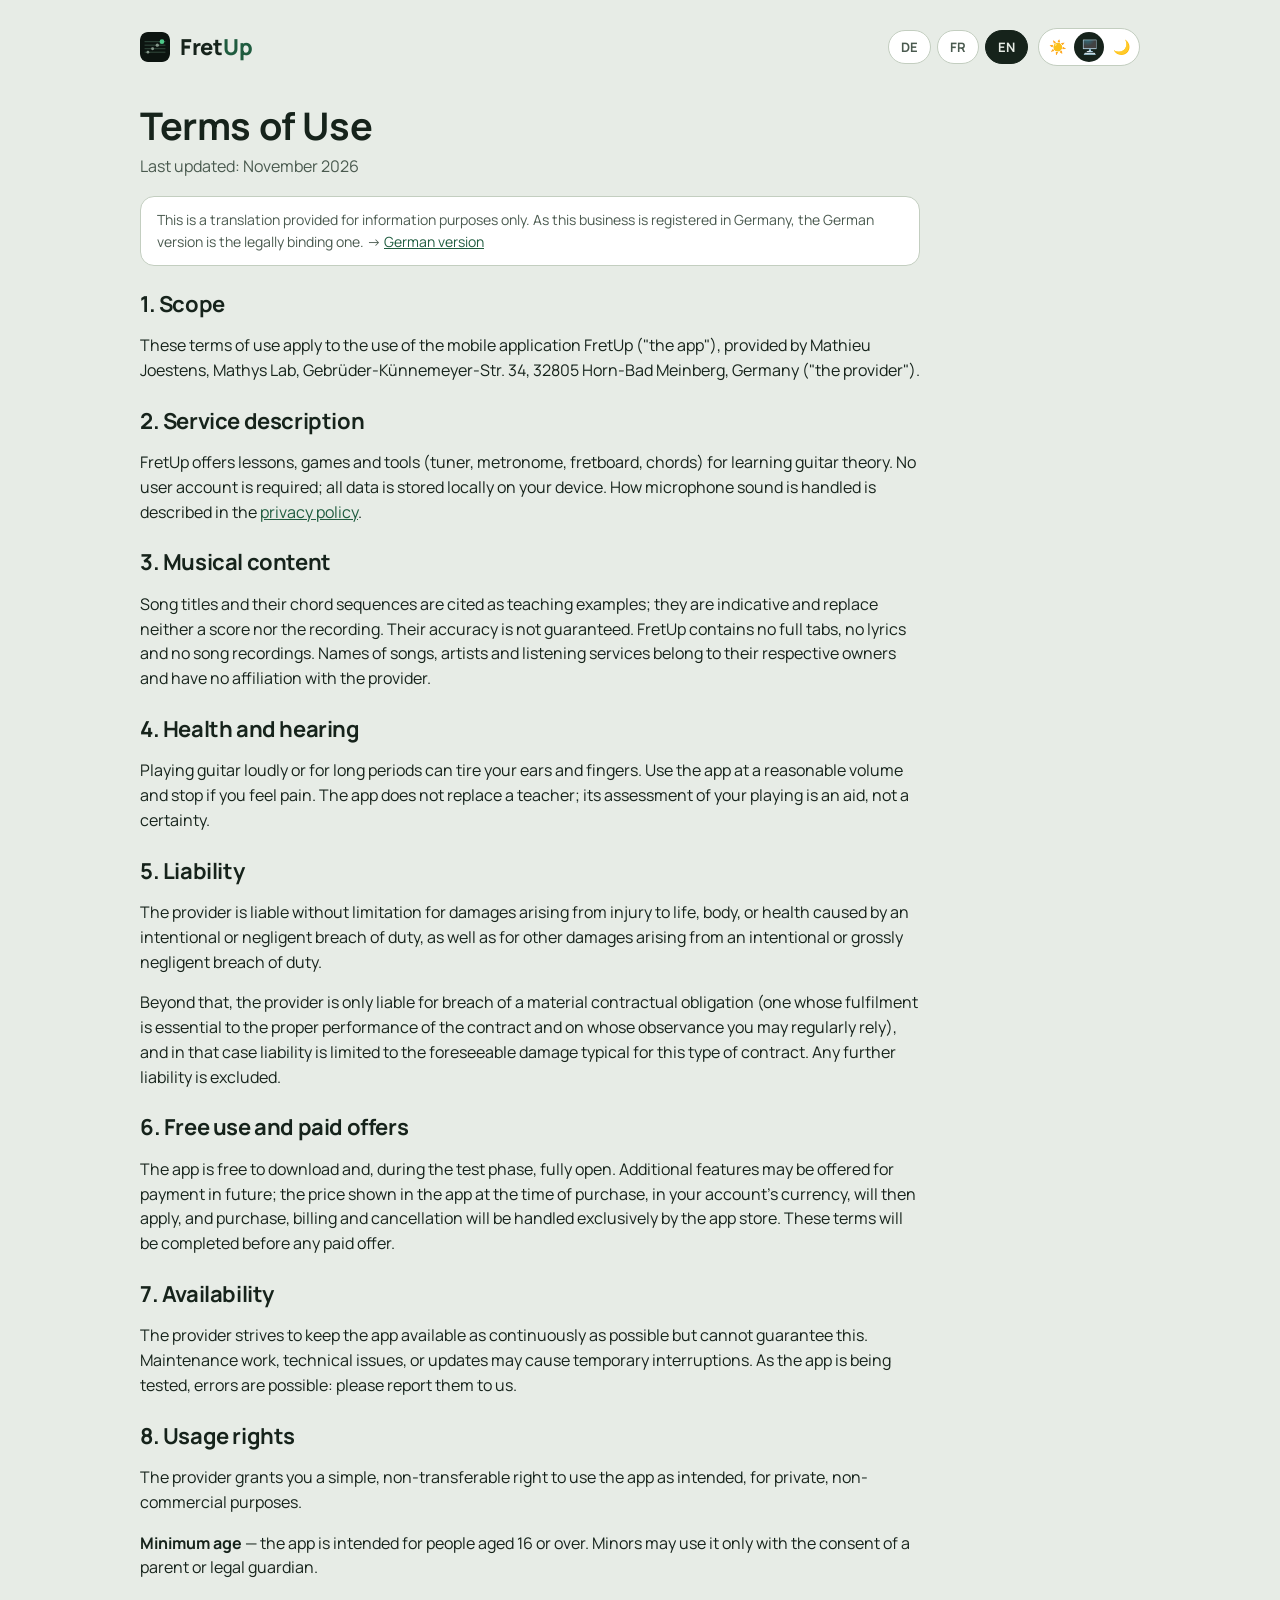
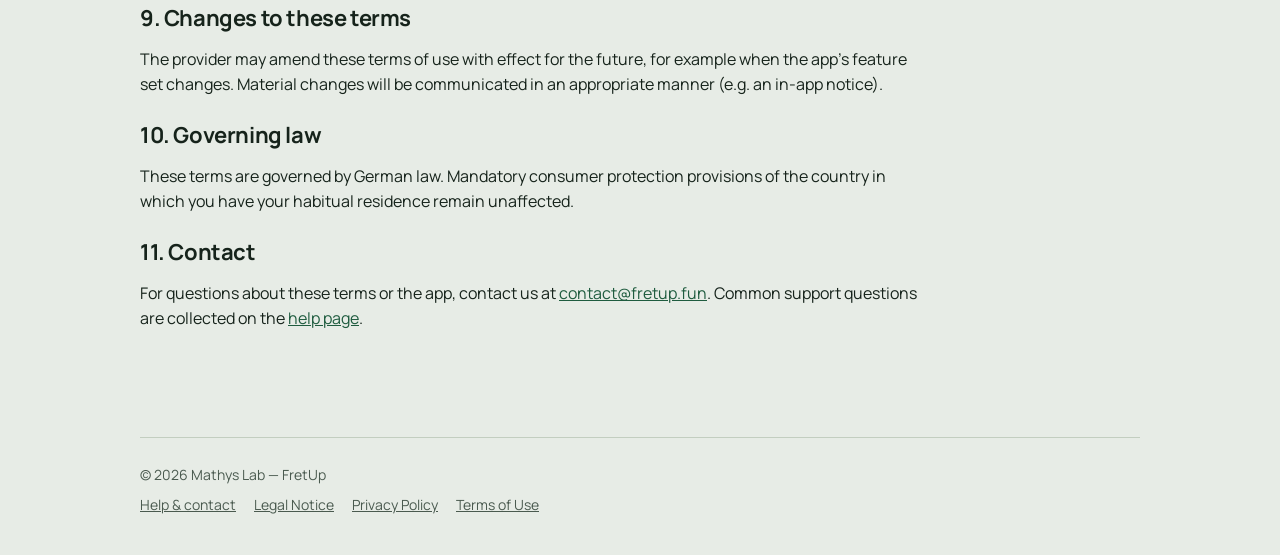
<file: nutzungsbedingungen-en.html>
<!doctype html>
<html lang="en">
<head>
<meta charset="utf-8">
<meta name="viewport" content="width=device-width, initial-scale=1">
<title>Terms of Use — FretUp</title>
<meta name="robots" content="noindex">
<link rel="canonical" href="https://fretup.fun/nutzungsbedingungen-en.html">
<link rel="alternate" hreflang="fr" href="https://fretup.fun/nutzungsbedingungen.html">
<link rel="alternate" hreflang="en" href="https://fretup.fun/nutzungsbedingungen-en.html">
<link rel="alternate" hreflang="de" href="https://fretup.fun/nutzungsbedingungen-de.html">
<link rel="alternate" hreflang="x-default" href="https://fretup.fun/nutzungsbedingungen.html">
<link rel="icon" href="favicon.svg" type="image/svg+xml">
<link rel="apple-touch-icon" href="apple-touch-icon.png">
<meta name="theme-color" content="#E7ECE6" media="(prefers-color-scheme: light)">
<meta name="theme-color" content="#0C1410" media="(prefers-color-scheme: dark)">
<link rel="stylesheet" href="styles.css">
<script>try{var t=localStorage.getItem('fretup-theme');if(t==='light'||t==='dark')document.documentElement.setAttribute('data-theme',t);}catch(e){}</script>
</head>
<body>
  <div class="wrap">
    <header>
      <a class="brand" href="index-en.html">
        <img class="mark" src="favicon.svg" alt="" width="30" height="30">
        <span>Fret<span class="up">Up</span></span>
      </a>
      <div class="topbar-controls">
        <nav class="lang-switch" aria-label="Language">
          <a href="nutzungsbedingungen-de.html">DE</a>
          <a href="nutzungsbedingungen.html">FR</a>
          <a href="nutzungsbedingungen-en.html" class="active">EN</a>
        </nav>
        <div class="theme-switch" role="group" aria-label="Theme">
          <button type="button" data-theme-choice="light" title="Light theme" aria-label="Light theme">☀️</button>
          <button type="button" data-theme-choice="system" title="System theme" aria-label="System theme">🖥️</button>
          <button type="button" data-theme-choice="dark" title="Dark theme" aria-label="Dark theme">🌙</button>
        </div>
      </div>
    </header>

    <main class="legal">
      <h1>Terms of Use</h1>
      <p class="stand">Last updated: November 2026</p>

      <p class="translation-note">This is a translation provided for information purposes only. As this business is registered in Germany, the German version is the legally binding one. → <a href="nutzungsbedingungen-de.html">German version</a></p>

      <section>
        <h2>1. Scope</h2>
        <p>These terms of use apply to the use of the mobile application FretUp ("the app"), provided by Mathieu Joestens, Mathys Lab, Gebrüder-Künnemeyer-Str. 34, 32805 Horn-Bad Meinberg, Germany ("the provider").</p>
      </section>

      <section>
        <h2>2. Service description</h2>
        <p>FretUp offers lessons, games and tools (tuner, metronome, fretboard, chords) for learning guitar theory. No user account is required; all data is stored locally on your device. How microphone sound is handled is described in the <a href="datenschutz-en.html">privacy policy</a>.</p>
      </section>

      <section>
        <h2>3. Musical content</h2>
        <p>Song titles and their chord sequences are cited as teaching examples; they are indicative and replace neither a score nor the recording. Their accuracy is not guaranteed. FretUp contains no full tabs, no lyrics and no song recordings. Names of songs, artists and listening services belong to their respective owners and have no affiliation with the provider.</p>
      </section>

      <section>
        <h2>4. Health and hearing</h2>
        <p>Playing guitar loudly or for long periods can tire your ears and fingers. Use the app at a reasonable volume and stop if you feel pain. The app does not replace a teacher; its assessment of your playing is an aid, not a certainty.</p>
      </section>

      <section>
        <h2>5. Liability</h2>
        <p>The provider is liable without limitation for damages arising from injury to life, body, or health caused by an intentional or negligent breach of duty, as well as for other damages arising from an intentional or grossly negligent breach of duty.</p><p>Beyond that, the provider is only liable for breach of a material contractual obligation (one whose fulfilment is essential to the proper performance of the contract and on whose observance you may regularly rely), and in that case liability is limited to the foreseeable damage typical for this type of contract. Any further liability is excluded.</p>
      </section>

      <section>
        <h2>6. Free use and paid offers</h2>
        <p>The app is free to download and, during the test phase, fully open. Additional features may be offered for payment in future; the price shown in the app at the time of purchase, in your account's currency, will then apply, and purchase, billing and cancellation will be handled exclusively by the app store. These terms will be completed before any paid offer.</p>
      </section>

      <section>
        <h2>7. Availability</h2>
        <p>The provider strives to keep the app available as continuously as possible but cannot guarantee this. Maintenance work, technical issues, or updates may cause temporary interruptions. As the app is being tested, errors are possible: please report them to us.</p>
      </section>

      <section>
        <h2>8. Usage rights</h2>
        <p>The provider grants you a simple, non-transferable right to use the app as intended, for private, non-commercial purposes.</p><p><strong>Minimum age</strong> — the app is intended for people aged 16 or over. Minors may use it only with the consent of a parent or legal guardian.</p>
      </section>

      <section>
        <h2>9. Changes to these terms</h2>
        <p>The provider may amend these terms of use with effect for the future, for example when the app's feature set changes. Material changes will be communicated in an appropriate manner (e.g. an in-app notice).</p>
      </section>

      <section>
        <h2>10. Governing law</h2>
        <p>These terms are governed by German law. Mandatory consumer protection provisions of the country in which you have your habitual residence remain unaffected.</p>
      </section>

      <section>
        <h2>11. Contact</h2>
        <p>For questions about these terms or the app, contact us at <a href="mailto:contact@fretup.fun">contact@fretup.fun</a>. Common support questions are collected on the <a href="support-en.html">help page</a>.</p>
      </section>
    </main>

    <footer>
      © 2026 Mathys Lab — FretUp
      <div class="legal-links">
        <a href="support-en.html">Help &amp; contact</a>
        <a href="impressum-en.html">Legal Notice</a>
        <a href="datenschutz-en.html">Privacy Policy</a>
        <a href="nutzungsbedingungen-en.html">Terms of Use</a>
      </div>
    </footer>
  </div>
  <script src="theme.js" defer></script>
</body>
</html>
</file>
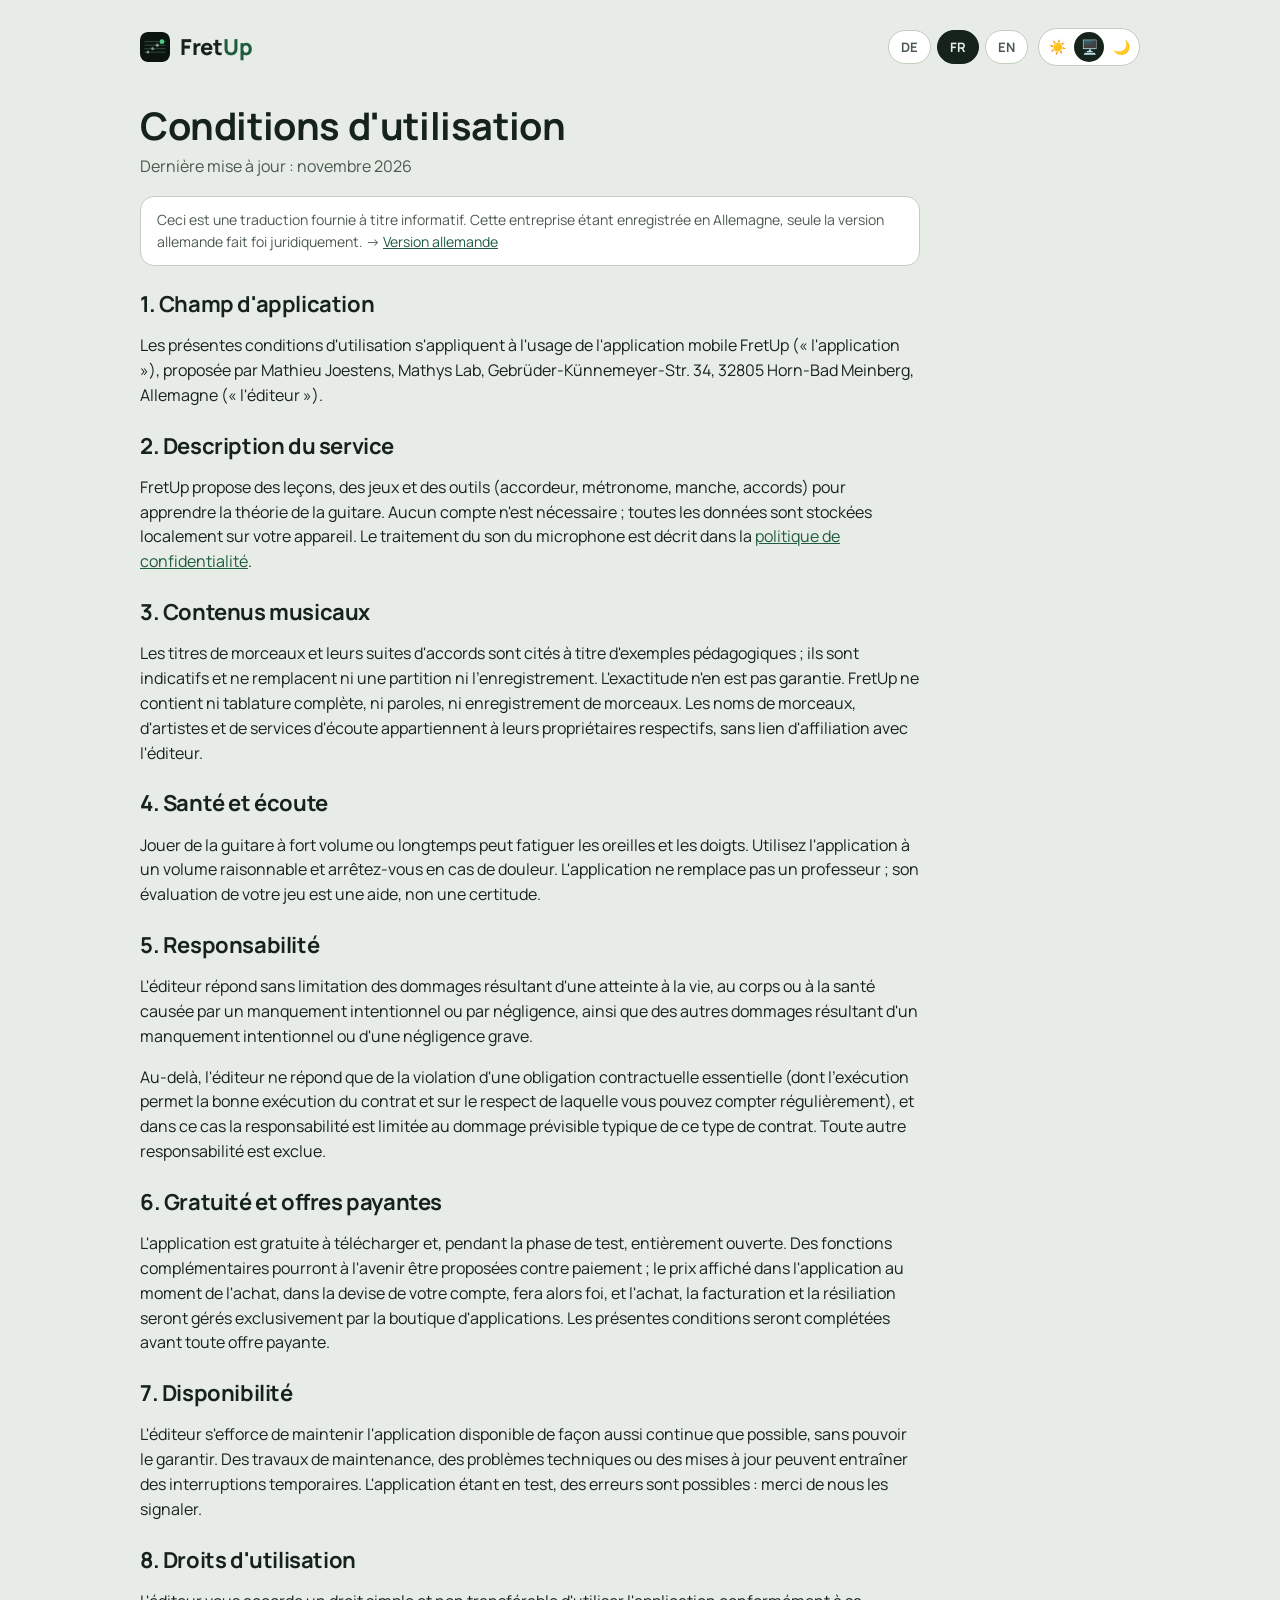
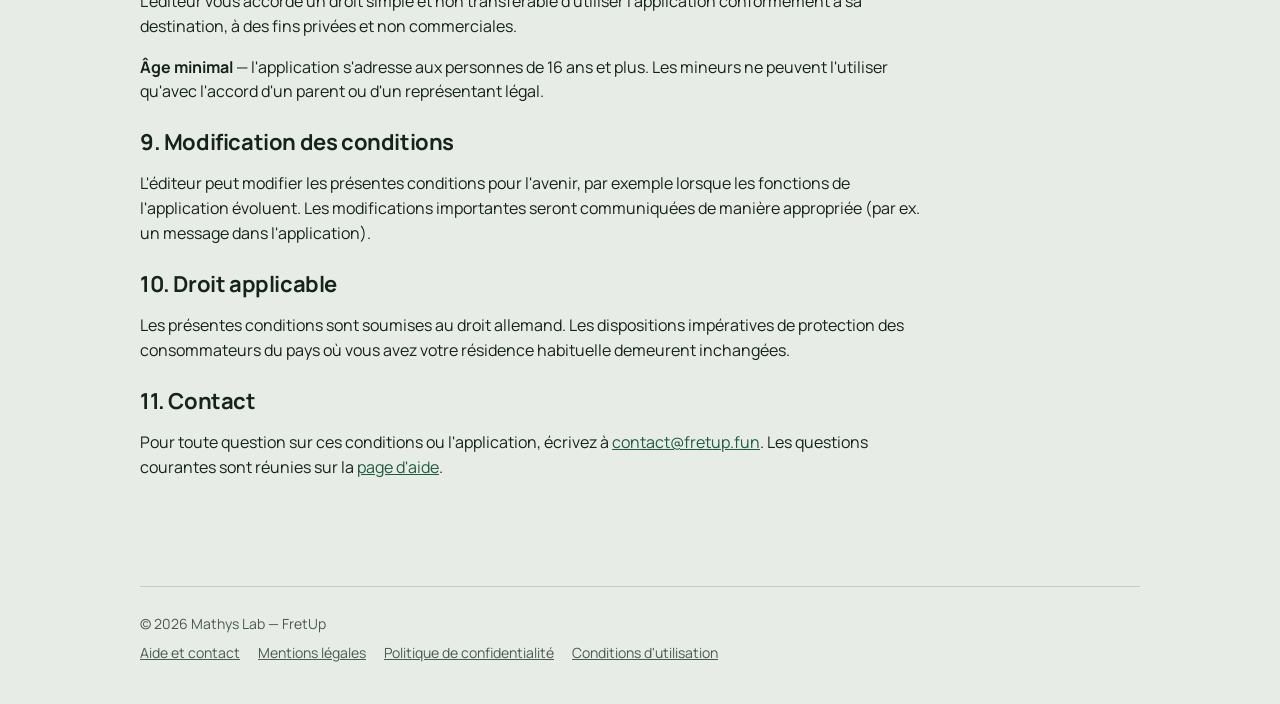
<file: nutzungsbedingungen.html>
<!doctype html>
<html lang="fr">
<head>
<meta charset="utf-8">
<meta name="viewport" content="width=device-width, initial-scale=1">
<title>Conditions d'utilisation — FretUp</title>
<meta name="robots" content="noindex">
<link rel="canonical" href="https://fretup.fun/nutzungsbedingungen.html">
<link rel="alternate" hreflang="fr" href="https://fretup.fun/nutzungsbedingungen.html">
<link rel="alternate" hreflang="en" href="https://fretup.fun/nutzungsbedingungen-en.html">
<link rel="alternate" hreflang="de" href="https://fretup.fun/nutzungsbedingungen-de.html">
<link rel="alternate" hreflang="x-default" href="https://fretup.fun/nutzungsbedingungen.html">
<link rel="icon" href="favicon.svg" type="image/svg+xml">
<link rel="apple-touch-icon" href="apple-touch-icon.png">
<meta name="theme-color" content="#E7ECE6" media="(prefers-color-scheme: light)">
<meta name="theme-color" content="#0C1410" media="(prefers-color-scheme: dark)">
<link rel="stylesheet" href="styles.css">
<script>try{var t=localStorage.getItem('fretup-theme');if(t==='light'||t==='dark')document.documentElement.setAttribute('data-theme',t);}catch(e){}</script>
</head>
<body>
  <div class="wrap">
    <header>
      <a class="brand" href="index.html">
        <img class="mark" src="favicon.svg" alt="" width="30" height="30">
        <span>Fret<span class="up">Up</span></span>
      </a>
      <div class="topbar-controls">
        <nav class="lang-switch" aria-label="Langue">
          <a href="nutzungsbedingungen-de.html">DE</a>
          <a href="nutzungsbedingungen.html" class="active">FR</a>
          <a href="nutzungsbedingungen-en.html">EN</a>
        </nav>
        <div class="theme-switch" role="group" aria-label="Thème">
          <button type="button" data-theme-choice="light" title="Thème clair" aria-label="Thème clair">☀️</button>
          <button type="button" data-theme-choice="system" title="Thème du système" aria-label="Thème du système">🖥️</button>
          <button type="button" data-theme-choice="dark" title="Thème sombre" aria-label="Thème sombre">🌙</button>
        </div>
      </div>
    </header>

    <main class="legal">
      <h1>Conditions d'utilisation</h1>
      <p class="stand">Dernière mise à jour : novembre 2026</p>

      <p class="translation-note">Ceci est une traduction fournie à titre informatif. Cette entreprise étant enregistrée en Allemagne, seule la version allemande fait foi juridiquement. → <a href="nutzungsbedingungen-de.html">Version allemande</a></p>

      <section>
        <h2>1. Champ d'application</h2>
        <p>Les présentes conditions d'utilisation s'appliquent à l'usage de l'application mobile FretUp (« l'application »), proposée par Mathieu Joestens, Mathys Lab, Gebrüder-Künnemeyer-Str. 34, 32805 Horn-Bad Meinberg, Allemagne (« l'éditeur »).</p>
      </section>

      <section>
        <h2>2. Description du service</h2>
        <p>FretUp propose des leçons, des jeux et des outils (accordeur, métronome, manche, accords) pour apprendre la théorie de la guitare. Aucun compte n'est nécessaire ; toutes les données sont stockées localement sur votre appareil. Le traitement du son du microphone est décrit dans la <a href="datenschutz.html">politique de confidentialité</a>.</p>
      </section>

      <section>
        <h2>3. Contenus musicaux</h2>
        <p>Les titres de morceaux et leurs suites d'accords sont cités à titre d'exemples pédagogiques ; ils sont indicatifs et ne remplacent ni une partition ni l'enregistrement. L'exactitude n'en est pas garantie. FretUp ne contient ni tablature complète, ni paroles, ni enregistrement de morceaux. Les noms de morceaux, d'artistes et de services d'écoute appartiennent à leurs propriétaires respectifs, sans lien d'affiliation avec l'éditeur.</p>
      </section>

      <section>
        <h2>4. Santé et écoute</h2>
        <p>Jouer de la guitare à fort volume ou longtemps peut fatiguer les oreilles et les doigts. Utilisez l'application à un volume raisonnable et arrêtez-vous en cas de douleur. L'application ne remplace pas un professeur ; son évaluation de votre jeu est une aide, non une certitude.</p>
      </section>

      <section>
        <h2>5. Responsabilité</h2>
        <p>L'éditeur répond sans limitation des dommages résultant d'une atteinte à la vie, au corps ou à la santé causée par un manquement intentionnel ou par négligence, ainsi que des autres dommages résultant d'un manquement intentionnel ou d'une négligence grave.</p><p>Au-delà, l'éditeur ne répond que de la violation d'une obligation contractuelle essentielle (dont l'exécution permet la bonne exécution du contrat et sur le respect de laquelle vous pouvez compter régulièrement), et dans ce cas la responsabilité est limitée au dommage prévisible typique de ce type de contrat. Toute autre responsabilité est exclue.</p>
      </section>

      <section>
        <h2>6. Gratuité et offres payantes</h2>
        <p>L'application est gratuite à télécharger et, pendant la phase de test, entièrement ouverte. Des fonctions complémentaires pourront à l'avenir être proposées contre paiement ; le prix affiché dans l'application au moment de l'achat, dans la devise de votre compte, fera alors foi, et l'achat, la facturation et la résiliation seront gérés exclusivement par la boutique d'applications. Les présentes conditions seront complétées avant toute offre payante.</p>
      </section>

      <section>
        <h2>7. Disponibilité</h2>
        <p>L'éditeur s'efforce de maintenir l'application disponible de façon aussi continue que possible, sans pouvoir le garantir. Des travaux de maintenance, des problèmes techniques ou des mises à jour peuvent entraîner des interruptions temporaires. L'application étant en test, des erreurs sont possibles : merci de nous les signaler.</p>
      </section>

      <section>
        <h2>8. Droits d'utilisation</h2>
        <p>L'éditeur vous accorde un droit simple et non transférable d'utiliser l'application conformément à sa destination, à des fins privées et non commerciales.</p><p><strong>Âge minimal</strong> — l'application s'adresse aux personnes de 16 ans et plus. Les mineurs ne peuvent l'utiliser qu'avec l'accord d'un parent ou d'un représentant légal.</p>
      </section>

      <section>
        <h2>9. Modification des conditions</h2>
        <p>L'éditeur peut modifier les présentes conditions pour l'avenir, par exemple lorsque les fonctions de l'application évoluent. Les modifications importantes seront communiquées de manière appropriée (par ex. un message dans l'application).</p>
      </section>

      <section>
        <h2>10. Droit applicable</h2>
        <p>Les présentes conditions sont soumises au droit allemand. Les dispositions impératives de protection des consommateurs du pays où vous avez votre résidence habituelle demeurent inchangées.</p>
      </section>

      <section>
        <h2>11. Contact</h2>
        <p>Pour toute question sur ces conditions ou l'application, écrivez à <a href="mailto:contact@fretup.fun">contact@fretup.fun</a>. Les questions courantes sont réunies sur la <a href="support.html">page d'aide</a>.</p>
      </section>
    </main>

    <footer>
      © 2026 Mathys Lab — FretUp
      <div class="legal-links">
        <a href="support.html">Aide et contact</a>
        <a href="impressum.html">Mentions légales</a>
        <a href="datenschutz.html">Politique de confidentialité</a>
        <a href="nutzungsbedingungen.html">Conditions d'utilisation</a>
      </div>
    </footer>
  </div>
  <script src="theme.js" defer></script>
</body>
</html>
</file>
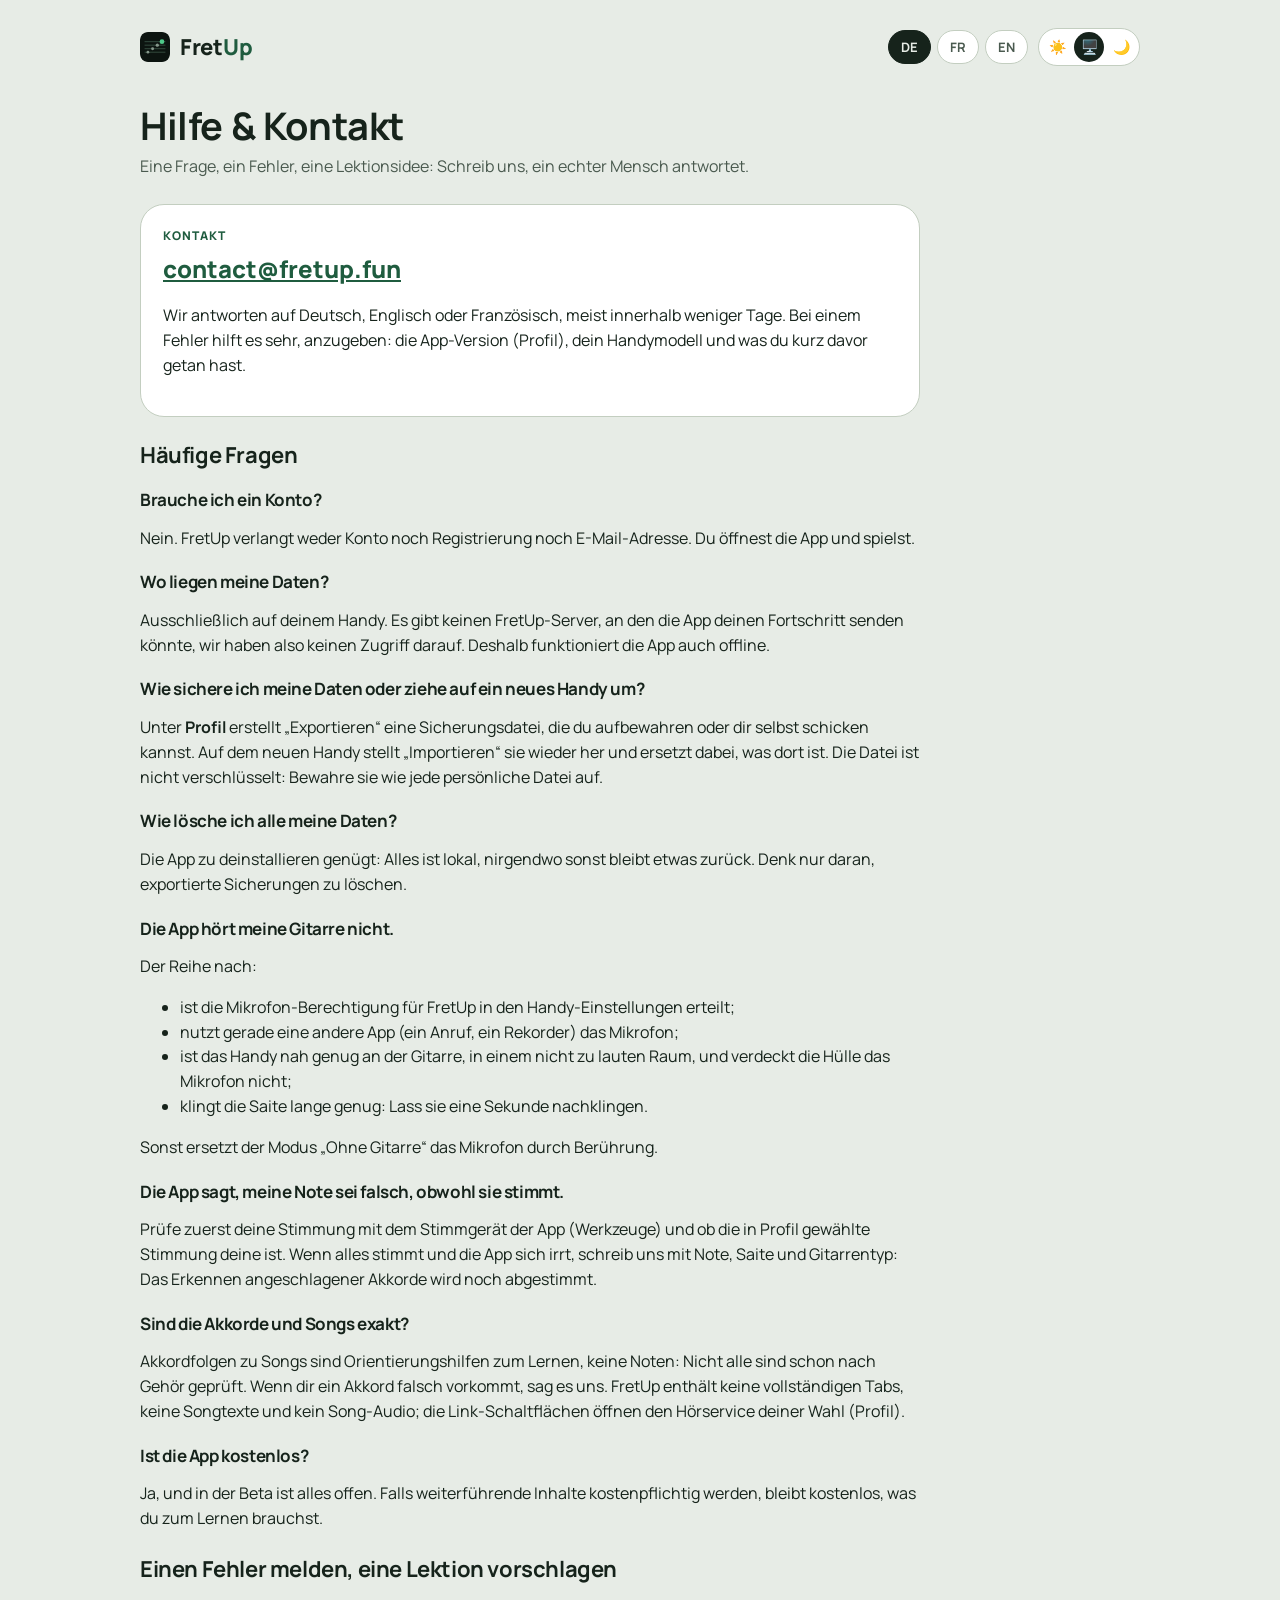
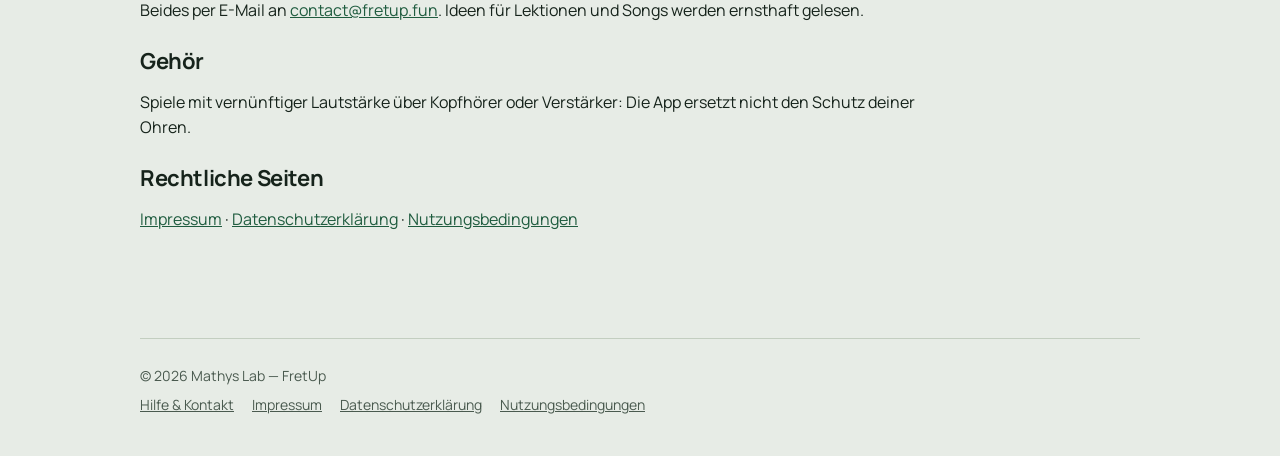
<file: support-de.html>
<!doctype html>
<html lang="de">
<head>
<meta charset="utf-8">
<meta name="viewport" content="width=device-width, initial-scale=1">
<title>Hilfe &amp; Kontakt — FretUp</title>
<meta name="description" content="Eine Frage, ein Fehler, eine Lektionsidee: Schreib uns, ein echter Mensch antwortet.">
<link rel="canonical" href="https://fretup.fun/support-de.html">
<link rel="alternate" hreflang="fr" href="https://fretup.fun/support.html">
<link rel="alternate" hreflang="en" href="https://fretup.fun/support-en.html">
<link rel="alternate" hreflang="de" href="https://fretup.fun/support-de.html">
<link rel="alternate" hreflang="x-default" href="https://fretup.fun/support.html">
<link rel="icon" href="favicon.svg" type="image/svg+xml">
<link rel="apple-touch-icon" href="apple-touch-icon.png">
<meta name="theme-color" content="#E7ECE6" media="(prefers-color-scheme: light)">
<meta name="theme-color" content="#0C1410" media="(prefers-color-scheme: dark)">
<link rel="stylesheet" href="styles.css">
<script>try{var t=localStorage.getItem('fretup-theme');if(t==='light'||t==='dark')document.documentElement.setAttribute('data-theme',t);}catch(e){}</script>
</head>
<body>
  <div class="wrap">
    <header>
      <a class="brand" href="index-de.html">
        <img class="mark" src="favicon.svg" alt="" width="30" height="30">
        <span>Fret<span class="up">Up</span></span>
      </a>
      <div class="topbar-controls">
        <nav class="lang-switch" aria-label="Sprache">
          <a href="support-de.html" class="active">DE</a>
          <a href="support.html">FR</a>
          <a href="support-en.html">EN</a>
        </nav>
        <div class="theme-switch" role="group" aria-label="Design">
          <button type="button" data-theme-choice="light" title="Helles Design" aria-label="Helles Design">☀️</button>
          <button type="button" data-theme-choice="system" title="Systemdesign" aria-label="Systemdesign">🖥️</button>
          <button type="button" data-theme-choice="dark" title="Dunkles Design" aria-label="Dunkles Design">🌙</button>
        </div>
      </div>
    </header>

    <main class="legal support">
      <h1>Hilfe &amp; Kontakt</h1>
      <p class="stand">Eine Frage, ein Fehler, eine Lektionsidee: Schreib uns, ein echter Mensch antwortet.</p>

      <section class="contact-card">
        <p class="contact-label">Kontakt</p>
        <p class="contact-mail"><a href="mailto:contact@fretup.fun">contact@fretup.fun</a></p>
        <p>Wir antworten auf Deutsch, Englisch oder Französisch, meist innerhalb weniger Tage. Bei einem Fehler hilft es sehr, anzugeben: die App-Version (Profil), dein Handymodell und was du kurz davor getan hast.</p>
      </section>

      <section>
        <h2>Häufige Fragen</h2>

        <h3>Brauche ich ein Konto?</h3>
        <p>Nein. FretUp verlangt weder Konto noch Registrierung noch E-Mail-Adresse. Du öffnest die App und spielst.</p>

        <h3>Wo liegen meine Daten?</h3>
        <p>Ausschließlich auf deinem Handy. Es gibt keinen FretUp-Server, an den die App deinen Fortschritt senden könnte, wir haben also keinen Zugriff darauf. Deshalb funktioniert die App auch offline.</p>

        <h3>Wie sichere ich meine Daten oder ziehe auf ein neues Handy um?</h3>
        <p>Unter <strong>Profil</strong> erstellt „Exportieren“ eine Sicherungsdatei, die du aufbewahren oder dir selbst schicken kannst. Auf dem neuen Handy stellt „Importieren“ sie wieder her und ersetzt dabei, was dort ist. Die Datei ist nicht verschlüsselt: Bewahre sie wie jede persönliche Datei auf.</p>

        <h3>Wie lösche ich alle meine Daten?</h3>
        <p>Die App zu deinstallieren genügt: Alles ist lokal, nirgendwo sonst bleibt etwas zurück. Denk nur daran, exportierte Sicherungen zu löschen.</p>

        <h3>Die App hört meine Gitarre nicht.</h3>
        <p>Der Reihe nach:</p><ul><li>ist die Mikrofon-Berechtigung für FretUp in den Handy-Einstellungen erteilt;</li><li>nutzt gerade eine andere App (ein Anruf, ein Rekorder) das Mikrofon;</li><li>ist das Handy nah genug an der Gitarre, in einem nicht zu lauten Raum, und verdeckt die Hülle das Mikrofon nicht;</li><li>klingt die Saite lange genug: Lass sie eine Sekunde nachklingen.</li></ul><p>Sonst ersetzt der Modus „Ohne Gitarre“ das Mikrofon durch Berührung.</p>

        <h3>Die App sagt, meine Note sei falsch, obwohl sie stimmt.</h3>
        <p>Prüfe zuerst deine Stimmung mit dem Stimmgerät der App (Werkzeuge) und ob die in Profil gewählte Stimmung deine ist. Wenn alles stimmt und die App sich irrt, schreib uns mit Note, Saite und Gitarrentyp: Das Erkennen angeschlagener Akkorde wird noch abgestimmt.</p>

        <h3>Sind die Akkorde und Songs exakt?</h3>
        <p>Akkordfolgen zu Songs sind Orientierungshilfen zum Lernen, keine Noten: Nicht alle sind schon nach Gehör geprüft. Wenn dir ein Akkord falsch vorkommt, sag es uns. FretUp enthält keine vollständigen Tabs, keine Songtexte und kein Song-Audio; die Link-Schaltflächen öffnen den Hörservice deiner Wahl (Profil).</p>

        <h3>Ist die App kostenlos?</h3>
        <p>Ja, und in der Beta ist alles offen. Falls weiterführende Inhalte kostenpflichtig werden, bleibt kostenlos, was du zum Lernen brauchst.</p>
      </section>

      <section>
        <h2>Einen Fehler melden, eine Lektion vorschlagen</h2>
        <p>Beides per E-Mail an <a href="mailto:contact@fretup.fun">contact@fretup.fun</a>. Ideen für Lektionen und Songs werden ernsthaft gelesen.</p>
      </section>

      <section>
        <h2>Gehör</h2>
        <p>Spiele mit vernünftiger Lautstärke über Kopfhörer oder Verstärker: Die App ersetzt nicht den Schutz deiner Ohren.</p>
      </section>

      <section>
        <h2>Rechtliche Seiten</h2>
        <p><a href="impressum-de.html">Impressum</a> · <a href="datenschutz-de.html">Datenschutzerklärung</a> · <a href="nutzungsbedingungen-de.html">Nutzungsbedingungen</a></p>
      </section>
    </main>

    <footer>
      © 2026 Mathys Lab — FretUp
      <div class="legal-links">
        <a href="support-de.html">Hilfe &amp; Kontakt</a>
        <a href="impressum-de.html">Impressum</a>
        <a href="datenschutz-de.html">Datenschutzerklärung</a>
        <a href="nutzungsbedingungen-de.html">Nutzungsbedingungen</a>
      </div>
    </footer>
  </div>
  <script src="theme.js" defer></script>
</body>
</html>
</file>
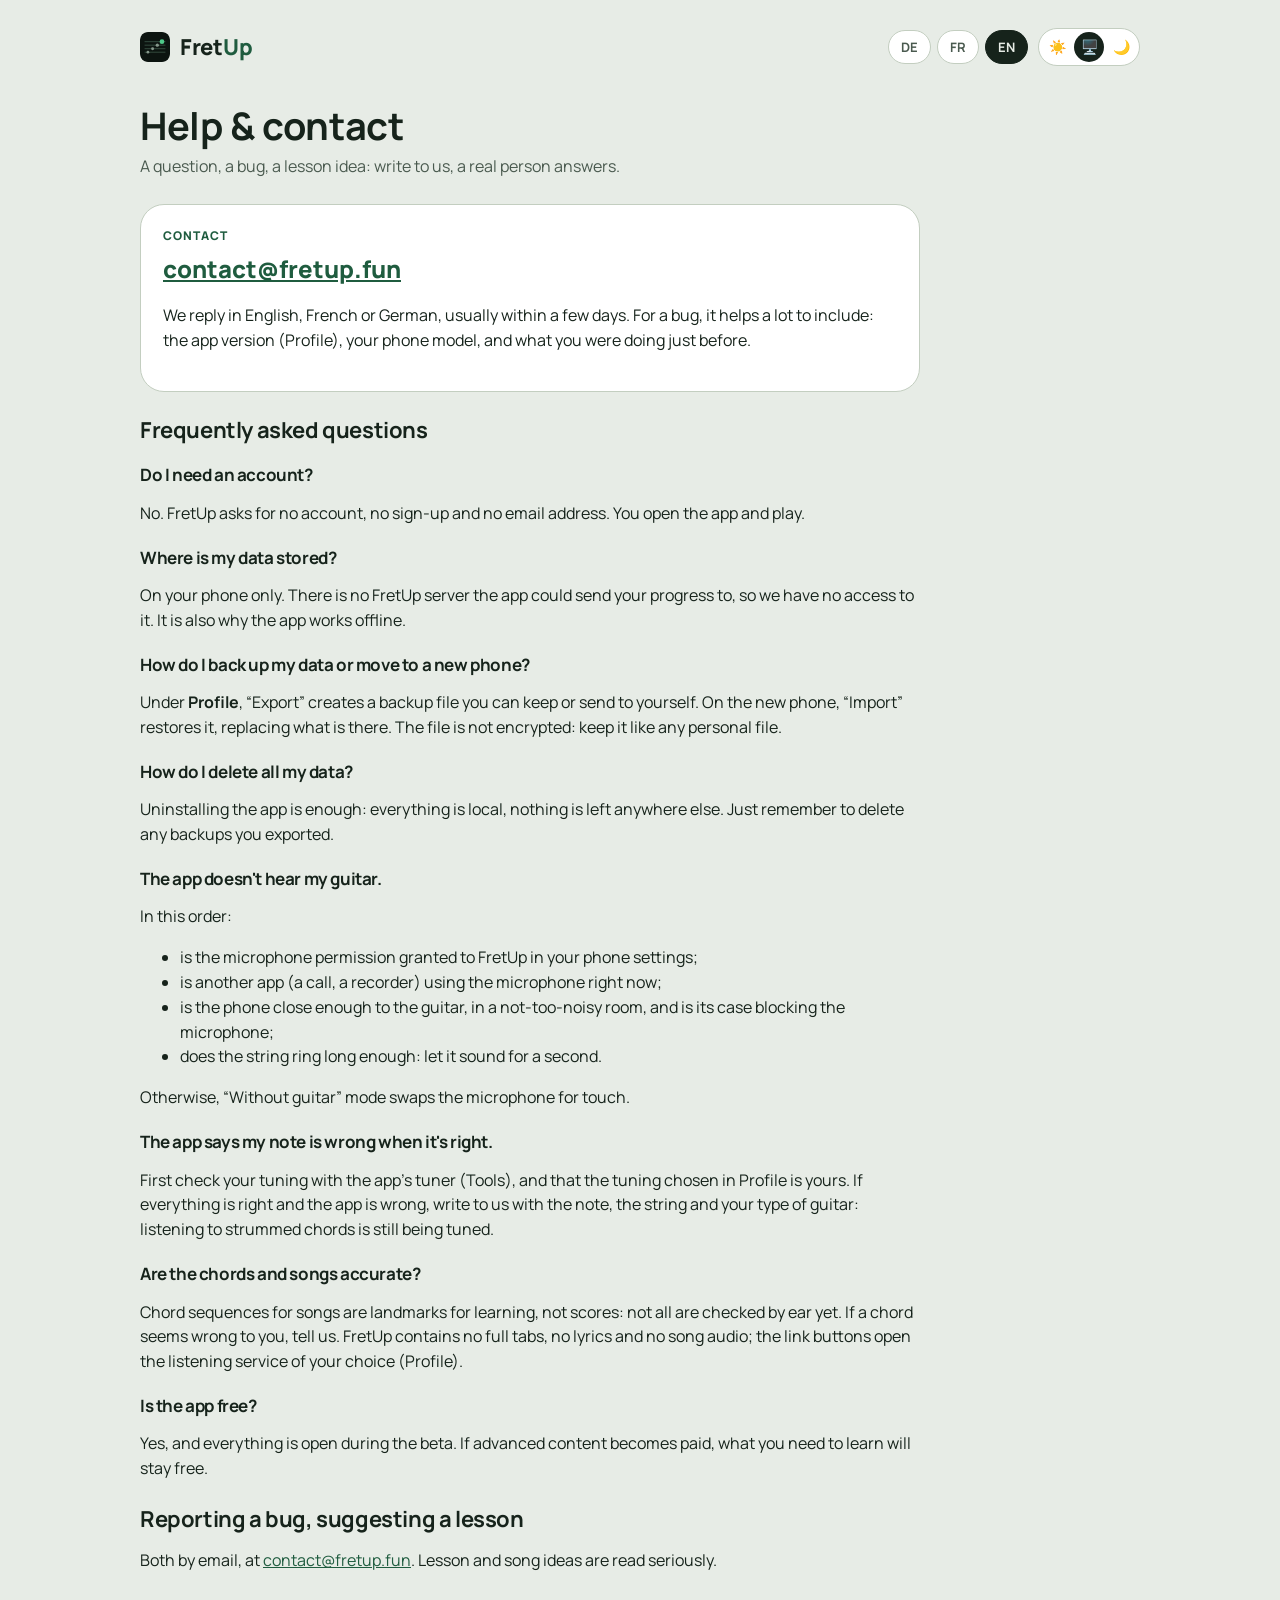
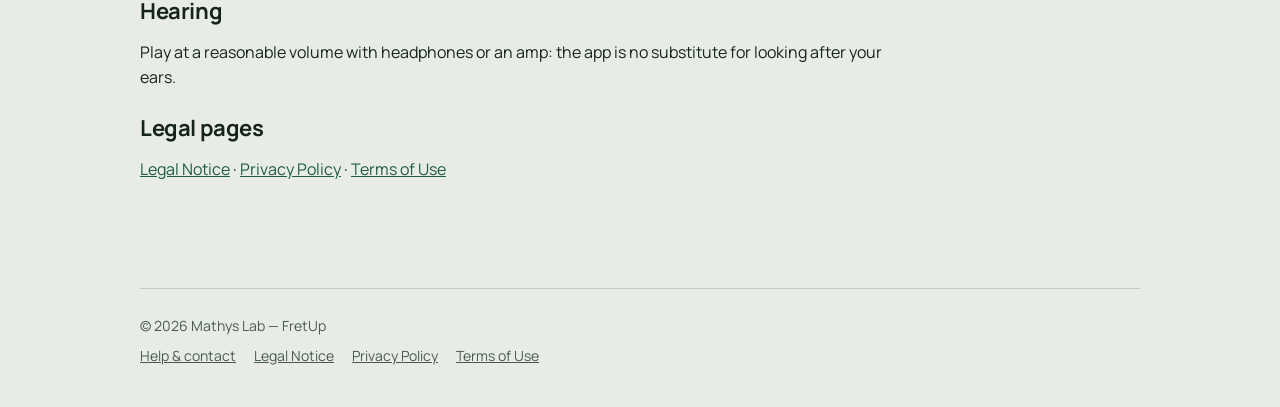
<file: support-en.html>
<!doctype html>
<html lang="en">
<head>
<meta charset="utf-8">
<meta name="viewport" content="width=device-width, initial-scale=1">
<title>Help &amp; contact — FretUp</title>
<meta name="description" content="A question, a bug, a lesson idea: write to us, a real person answers.">
<link rel="canonical" href="https://fretup.fun/support-en.html">
<link rel="alternate" hreflang="fr" href="https://fretup.fun/support.html">
<link rel="alternate" hreflang="en" href="https://fretup.fun/support-en.html">
<link rel="alternate" hreflang="de" href="https://fretup.fun/support-de.html">
<link rel="alternate" hreflang="x-default" href="https://fretup.fun/support.html">
<link rel="icon" href="favicon.svg" type="image/svg+xml">
<link rel="apple-touch-icon" href="apple-touch-icon.png">
<meta name="theme-color" content="#E7ECE6" media="(prefers-color-scheme: light)">
<meta name="theme-color" content="#0C1410" media="(prefers-color-scheme: dark)">
<link rel="stylesheet" href="styles.css">
<script>try{var t=localStorage.getItem('fretup-theme');if(t==='light'||t==='dark')document.documentElement.setAttribute('data-theme',t);}catch(e){}</script>
</head>
<body>
  <div class="wrap">
    <header>
      <a class="brand" href="index-en.html">
        <img class="mark" src="favicon.svg" alt="" width="30" height="30">
        <span>Fret<span class="up">Up</span></span>
      </a>
      <div class="topbar-controls">
        <nav class="lang-switch" aria-label="Language">
          <a href="support-de.html">DE</a>
          <a href="support.html">FR</a>
          <a href="support-en.html" class="active">EN</a>
        </nav>
        <div class="theme-switch" role="group" aria-label="Theme">
          <button type="button" data-theme-choice="light" title="Light theme" aria-label="Light theme">☀️</button>
          <button type="button" data-theme-choice="system" title="System theme" aria-label="System theme">🖥️</button>
          <button type="button" data-theme-choice="dark" title="Dark theme" aria-label="Dark theme">🌙</button>
        </div>
      </div>
    </header>

    <main class="legal support">
      <h1>Help &amp; contact</h1>
      <p class="stand">A question, a bug, a lesson idea: write to us, a real person answers.</p>

      <section class="contact-card">
        <p class="contact-label">Contact</p>
        <p class="contact-mail"><a href="mailto:contact@fretup.fun">contact@fretup.fun</a></p>
        <p>We reply in English, French or German, usually within a few days. For a bug, it helps a lot to include: the app version (Profile), your phone model, and what you were doing just before.</p>
      </section>

      <section>
        <h2>Frequently asked questions</h2>

        <h3>Do I need an account?</h3>
        <p>No. FretUp asks for no account, no sign-up and no email address. You open the app and play.</p>

        <h3>Where is my data stored?</h3>
        <p>On your phone only. There is no FretUp server the app could send your progress to, so we have no access to it. It is also why the app works offline.</p>

        <h3>How do I back up my data or move to a new phone?</h3>
        <p>Under <strong>Profile</strong>, “Export” creates a backup file you can keep or send to yourself. On the new phone, “Import” restores it, replacing what is there. The file is not encrypted: keep it like any personal file.</p>

        <h3>How do I delete all my data?</h3>
        <p>Uninstalling the app is enough: everything is local, nothing is left anywhere else. Just remember to delete any backups you exported.</p>

        <h3>The app doesn't hear my guitar.</h3>
        <p>In this order:</p><ul><li>is the microphone permission granted to FretUp in your phone settings;</li><li>is another app (a call, a recorder) using the microphone right now;</li><li>is the phone close enough to the guitar, in a not-too-noisy room, and is its case blocking the microphone;</li><li>does the string ring long enough: let it sound for a second.</li></ul><p>Otherwise, “Without guitar” mode swaps the microphone for touch.</p>

        <h3>The app says my note is wrong when it's right.</h3>
        <p>First check your tuning with the app's tuner (Tools), and that the tuning chosen in Profile is yours. If everything is right and the app is wrong, write to us with the note, the string and your type of guitar: listening to strummed chords is still being tuned.</p>

        <h3>Are the chords and songs accurate?</h3>
        <p>Chord sequences for songs are landmarks for learning, not scores: not all are checked by ear yet. If a chord seems wrong to you, tell us. FretUp contains no full tabs, no lyrics and no song audio; the link buttons open the listening service of your choice (Profile).</p>

        <h3>Is the app free?</h3>
        <p>Yes, and everything is open during the beta. If advanced content becomes paid, what you need to learn will stay free.</p>
      </section>

      <section>
        <h2>Reporting a bug, suggesting a lesson</h2>
        <p>Both by email, at <a href="mailto:contact@fretup.fun">contact@fretup.fun</a>. Lesson and song ideas are read seriously.</p>
      </section>

      <section>
        <h2>Hearing</h2>
        <p>Play at a reasonable volume with headphones or an amp: the app is no substitute for looking after your ears.</p>
      </section>

      <section>
        <h2>Legal pages</h2>
        <p><a href="impressum-en.html">Legal Notice</a> · <a href="datenschutz-en.html">Privacy Policy</a> · <a href="nutzungsbedingungen-en.html">Terms of Use</a></p>
      </section>
    </main>

    <footer>
      © 2026 Mathys Lab — FretUp
      <div class="legal-links">
        <a href="support-en.html">Help &amp; contact</a>
        <a href="impressum-en.html">Legal Notice</a>
        <a href="datenschutz-en.html">Privacy Policy</a>
        <a href="nutzungsbedingungen-en.html">Terms of Use</a>
      </div>
    </footer>
  </div>
  <script src="theme.js" defer></script>
</body>
</html>
</file>
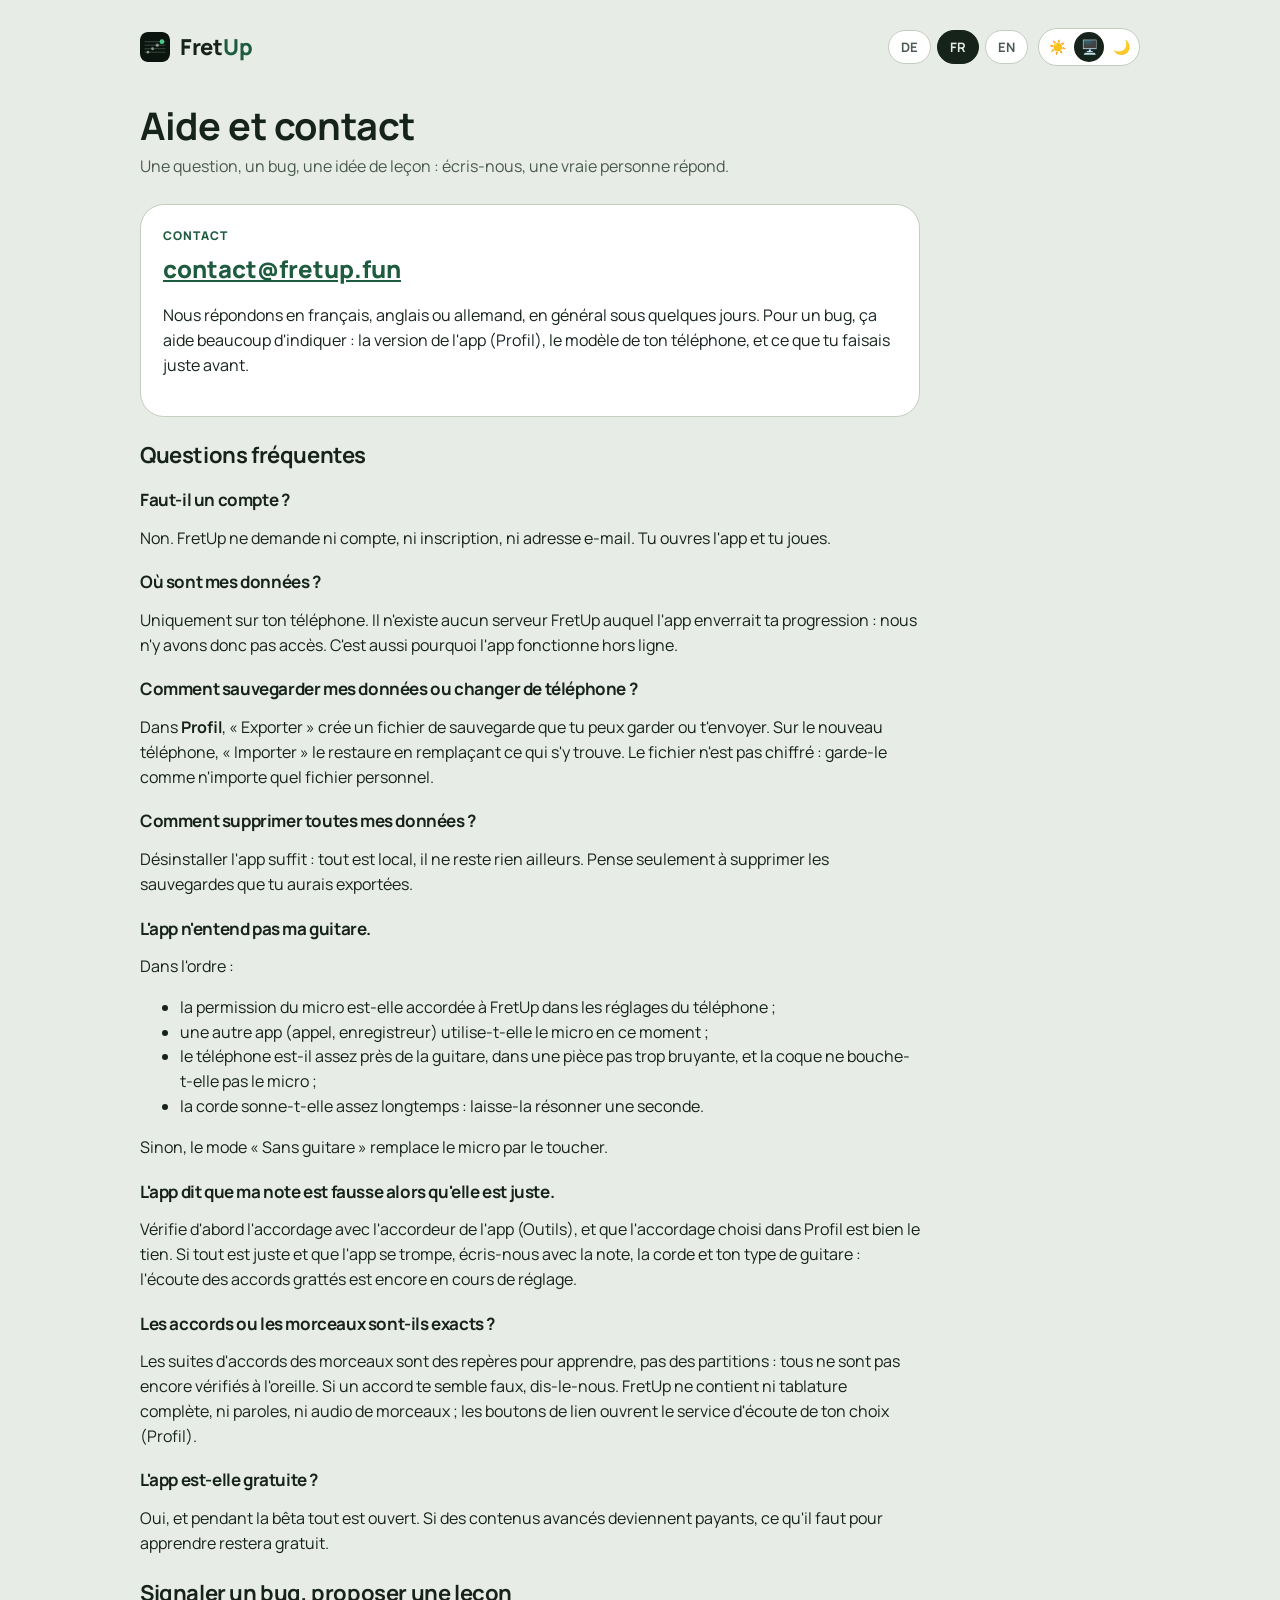
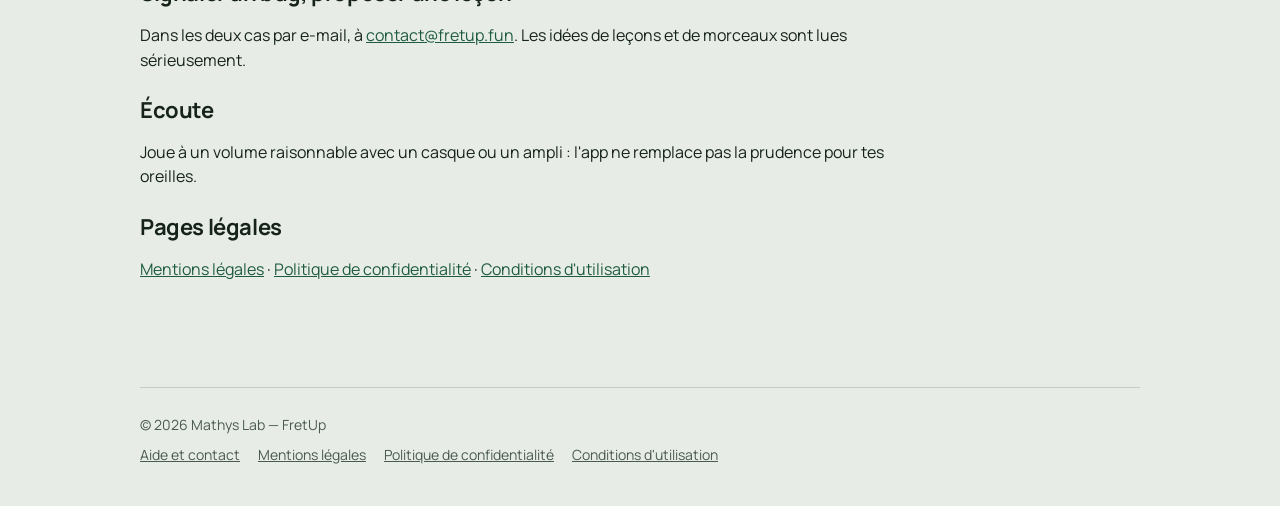
<file: support.html>
<!doctype html>
<html lang="fr">
<head>
<meta charset="utf-8">
<meta name="viewport" content="width=device-width, initial-scale=1">
<title>Aide et contact — FretUp</title>
<meta name="description" content="Une question, un bug, une idée de leçon : écris-nous, une vraie personne répond.">
<link rel="canonical" href="https://fretup.fun/support.html">
<link rel="alternate" hreflang="fr" href="https://fretup.fun/support.html">
<link rel="alternate" hreflang="en" href="https://fretup.fun/support-en.html">
<link rel="alternate" hreflang="de" href="https://fretup.fun/support-de.html">
<link rel="alternate" hreflang="x-default" href="https://fretup.fun/support.html">
<link rel="icon" href="favicon.svg" type="image/svg+xml">
<link rel="apple-touch-icon" href="apple-touch-icon.png">
<meta name="theme-color" content="#E7ECE6" media="(prefers-color-scheme: light)">
<meta name="theme-color" content="#0C1410" media="(prefers-color-scheme: dark)">
<link rel="stylesheet" href="styles.css">
<script>try{var t=localStorage.getItem('fretup-theme');if(t==='light'||t==='dark')document.documentElement.setAttribute('data-theme',t);}catch(e){}</script>
</head>
<body>
  <div class="wrap">
    <header>
      <a class="brand" href="index.html">
        <img class="mark" src="favicon.svg" alt="" width="30" height="30">
        <span>Fret<span class="up">Up</span></span>
      </a>
      <div class="topbar-controls">
        <nav class="lang-switch" aria-label="Langue">
          <a href="support-de.html">DE</a>
          <a href="support.html" class="active">FR</a>
          <a href="support-en.html">EN</a>
        </nav>
        <div class="theme-switch" role="group" aria-label="Thème">
          <button type="button" data-theme-choice="light" title="Thème clair" aria-label="Thème clair">☀️</button>
          <button type="button" data-theme-choice="system" title="Thème du système" aria-label="Thème du système">🖥️</button>
          <button type="button" data-theme-choice="dark" title="Thème sombre" aria-label="Thème sombre">🌙</button>
        </div>
      </div>
    </header>

    <main class="legal support">
      <h1>Aide et contact</h1>
      <p class="stand">Une question, un bug, une idée de leçon : écris-nous, une vraie personne répond.</p>

      <section class="contact-card">
        <p class="contact-label">Contact</p>
        <p class="contact-mail"><a href="mailto:contact@fretup.fun">contact@fretup.fun</a></p>
        <p>Nous répondons en français, anglais ou allemand, en général sous quelques jours. Pour un bug, ça aide beaucoup d'indiquer : la version de l'app (Profil), le modèle de ton téléphone, et ce que tu faisais juste avant.</p>
      </section>

      <section>
        <h2>Questions fréquentes</h2>

        <h3>Faut-il un compte ?</h3>
        <p>Non. FretUp ne demande ni compte, ni inscription, ni adresse e-mail. Tu ouvres l'app et tu joues.</p>

        <h3>Où sont mes données ?</h3>
        <p>Uniquement sur ton téléphone. Il n'existe aucun serveur FretUp auquel l'app enverrait ta progression : nous n'y avons donc pas accès. C'est aussi pourquoi l'app fonctionne hors ligne.</p>

        <h3>Comment sauvegarder mes données ou changer de téléphone ?</h3>
        <p>Dans <strong>Profil</strong>, « Exporter » crée un fichier de sauvegarde que tu peux garder ou t'envoyer. Sur le nouveau téléphone, « Importer » le restaure en remplaçant ce qui s'y trouve. Le fichier n'est pas chiffré : garde-le comme n'importe quel fichier personnel.</p>

        <h3>Comment supprimer toutes mes données ?</h3>
        <p>Désinstaller l'app suffit : tout est local, il ne reste rien ailleurs. Pense seulement à supprimer les sauvegardes que tu aurais exportées.</p>

        <h3>L'app n'entend pas ma guitare.</h3>
        <p>Dans l'ordre :</p><ul><li>la permission du micro est-elle accordée à FretUp dans les réglages du téléphone ;</li><li>une autre app (appel, enregistreur) utilise-t-elle le micro en ce moment ;</li><li>le téléphone est-il assez près de la guitare, dans une pièce pas trop bruyante, et la coque ne bouche-t-elle pas le micro ;</li><li>la corde sonne-t-elle assez longtemps : laisse-la résonner une seconde.</li></ul><p>Sinon, le mode « Sans guitare » remplace le micro par le toucher.</p>

        <h3>L'app dit que ma note est fausse alors qu'elle est juste.</h3>
        <p>Vérifie d'abord l'accordage avec l'accordeur de l'app (Outils), et que l'accordage choisi dans Profil est bien le tien. Si tout est juste et que l'app se trompe, écris-nous avec la note, la corde et ton type de guitare : l'écoute des accords grattés est encore en cours de réglage.</p>

        <h3>Les accords ou les morceaux sont-ils exacts ?</h3>
        <p>Les suites d'accords des morceaux sont des repères pour apprendre, pas des partitions : tous ne sont pas encore vérifiés à l'oreille. Si un accord te semble faux, dis-le-nous. FretUp ne contient ni tablature complète, ni paroles, ni audio de morceaux ; les boutons de lien ouvrent le service d'écoute de ton choix (Profil).</p>

        <h3>L'app est-elle gratuite ?</h3>
        <p>Oui, et pendant la bêta tout est ouvert. Si des contenus avancés deviennent payants, ce qu'il faut pour apprendre restera gratuit.</p>
      </section>

      <section>
        <h2>Signaler un bug, proposer une leçon</h2>
        <p>Dans les deux cas par e-mail, à <a href="mailto:contact@fretup.fun">contact@fretup.fun</a>. Les idées de leçons et de morceaux sont lues sérieusement.</p>
      </section>

      <section>
        <h2>Écoute</h2>
        <p>Joue à un volume raisonnable avec un casque ou un ampli : l'app ne remplace pas la prudence pour tes oreilles.</p>
      </section>

      <section>
        <h2>Pages légales</h2>
        <p><a href="impressum.html">Mentions légales</a> · <a href="datenschutz.html">Politique de confidentialité</a> · <a href="nutzungsbedingungen.html">Conditions d'utilisation</a></p>
      </section>
    </main>

    <footer>
      © 2026 Mathys Lab — FretUp
      <div class="legal-links">
        <a href="support.html">Aide et contact</a>
        <a href="impressum.html">Mentions légales</a>
        <a href="datenschutz.html">Politique de confidentialité</a>
        <a href="nutzungsbedingungen.html">Conditions d'utilisation</a>
      </div>
    </footer>
  </div>
  <script src="theme.js" defer></script>
</body>
</html>
</file>
<file: styles.css>
@font-face {
  font-family: 'Manrope';
  src: url('fonts/Manrope-Variable.ttf') format('truetype-variations'),
       url('fonts/Manrope-Variable.ttf') format('truetype');
  font-weight: 400 800;
  font-style: normal;
  font-display: swap;
}

/* Forest green: the app's default theme (tokens.dart, ColorTheme.forest). */
:root {
  --bg: #E7ECE6; --card: #FFFFFF; --raised: #EEF2EC; --line: #C3CEC0;
  --text: #16231B; --soft: #4A5A4F; --muted: #85978B;
  --accent: #1F5C3F; --on-accent: #EFFAF3; --ink: #1F5C3F; --second: #F0A92E;
  --radius: 24px;
}
@media (prefers-color-scheme: dark) {
  :root:not([data-theme="light"]) {
    --bg: #0C1410; --card: #16211B; --raised: #203027; --line: #3F5A4B;
    --text: #EAF3EC; --soft: #A3B3A8; --muted: #85978B;
    --accent: #4FC98A; --on-accent: #07140D; --ink: #4FC98A;
  }
}
:root[data-theme="dark"] {
  --bg: #0C1410; --card: #16211B; --raised: #203027; --line: #3F5A4B;
  --text: #EAF3EC; --soft: #A3B3A8; --muted: #85978B;
  --accent: #4FC98A; --on-accent: #07140D; --ink: #4FC98A;
}

* { box-sizing: border-box; }
body { margin: 0; background: var(--bg); color: var(--text);
  font-family: 'Manrope', system-ui, sans-serif; -webkit-font-smoothing: antialiased; line-height: 1.55; }
a { color: var(--ink); }
.wrap { max-width: 1040px; margin: 0 auto; padding: 0 20px; }

header { padding: 28px 0; display: flex; align-items: center; justify-content: space-between; flex-wrap: wrap; gap: 16px; }
.topbar-controls { display: flex; align-items: center; gap: 10px; }
nav.lang-switch { display: flex; gap: 6px; }
nav.lang-switch a { font-size: 13px; font-weight: 700; text-decoration: none; padding: 6px 12px; border-radius: 999px;
  background: var(--card); color: var(--soft); border: 1px solid var(--line); }
nav.lang-switch a.active { background: var(--text); color: var(--bg); border-color: var(--text); }
.theme-switch { display: flex; gap: 2px; background: var(--card); border: 1px solid var(--line); border-radius: 999px; padding: 3px; }
.theme-switch button { border: none; background: transparent; cursor: pointer; width: 30px; height: 30px; border-radius: 999px;
  font-size: 14px; display: flex; align-items: center; justify-content: center; color: var(--soft); padding: 0; line-height: 1; }
.theme-switch button.active { background: var(--text); color: var(--bg); }
@media (max-width: 520px) { header { justify-content: center; text-align: center; } }

.brand { display: flex; align-items: center; gap: 10px; font-weight: 800; font-size: 22px; letter-spacing: -0.3px;
  text-decoration: none; color: inherit; width: fit-content; }
.brand .mark { border-radius: 8px; display: block; }
.brand span.up { color: var(--ink); }

main { padding-bottom: 80px; }
h1, h2, h3 { letter-spacing: -0.4px; line-height: 1.15; }

.hero { display: grid; grid-template-columns: 1.1fr 1fr; gap: 32px; align-items: center; padding: 32px 0 56px; }
@media (max-width: 800px) { .hero { grid-template-columns: 1fr; } }
.kicker { text-transform: uppercase; letter-spacing: 1.2px; font-size: 12px; font-weight: 800; color: var(--ink); margin: 0 0 12px; }
.hero h1 { font-size: clamp(36px, 6vw, 60px); margin: 0 0 18px; }
.hero h1 em { font-style: normal; color: var(--ink); }
.lead { font-size: 19px; color: var(--soft); max-width: 34em; margin: 0 0 26px; }
.cta { display: inline-block; background: var(--accent); color: var(--on-accent); font-weight: 800; padding: 15px 26px;
  border-radius: 999px; text-decoration: none; }
.cta[aria-disabled="true"] { opacity: .92; cursor: default; }
.cta-note { font-size: 14px; color: var(--soft); margin-top: 14px; }
.hero-visual { background: var(--card); border-radius: var(--radius); padding: 24px; border: 1px solid var(--line); }
.hero-visual svg { width: 100%; height: auto; display: block; }

section h2 { font-size: clamp(26px, 4vw, 36px); margin: 0 0 22px; }
.features { padding: 20px 0 36px; }
.grid { display: grid; grid-template-columns: repeat(3, 1fr); gap: 4px; }
@media (max-width: 860px) { .grid { grid-template-columns: repeat(2, 1fr); } }
@media (max-width: 560px) { .grid { grid-template-columns: 1fr; } }
.card { background: var(--card); border-radius: var(--radius); padding: 22px; border: 1px solid var(--line); }
.card .n { font-weight: 800; font-size: 13px; color: var(--ink); }
.card h3 { font-size: 19px; margin: 10px 0 8px; }
.card p { margin: 0; color: var(--soft); font-size: 15px; }

.local { background: var(--accent); color: var(--on-accent); border-radius: var(--radius); padding: 34px 30px; margin: 20px 0 36px; }
.local h2 { margin-bottom: 12px; }
.local p { margin: 0; max-width: 44em; font-size: 17px; }

.faq { padding: 10px 0 30px; }
.faq details { background: var(--card); border: 1px solid var(--line); border-radius: 18px; padding: 16px 20px; margin-bottom: 4px; }
.faq summary { cursor: pointer; font-weight: 700; }
.faq details p { margin: 10px 0 0; color: var(--soft); }
.closing { text-align: center; padding: 30px 0 0; }
.closing p { color: var(--soft); }

main.legal { max-width: 780px; }
.legal h1 { font-size: 38px; margin: 10px 0 6px; }
.legal h2 { font-size: 22px; margin: 0 0 10px; }
.legal h3 { font-size: 17px; margin: 22px 0 6px; }
.legal section { margin: 26px 0; }
.legal address { font-style: normal; }
.legal .stand { color: var(--soft); margin: 0 0 18px; }
.translation-note { background: var(--card); border: 1px solid var(--line); border-radius: 14px; padding: 12px 16px; font-size: 14px; color: var(--soft); }
.contact-card { background: var(--card); border: 1px solid var(--line); border-radius: var(--radius); padding: 22px; }
.contact-label { text-transform: uppercase; letter-spacing: 1px; font-size: 12px; font-weight: 800; color: var(--ink); margin: 0 0 4px; }
.contact-mail { font-size: 24px; font-weight: 800; margin: 0 0 8px; }
code { background: var(--raised); padding: 1px 6px; border-radius: 6px; }

footer { border-top: 1px solid var(--line); padding: 26px 0 40px; color: var(--soft); font-size: 14px; }
.legal-links { display: flex; gap: 18px; flex-wrap: wrap; margin-top: 8px; }
.legal-links a { color: var(--soft); }
</file>
